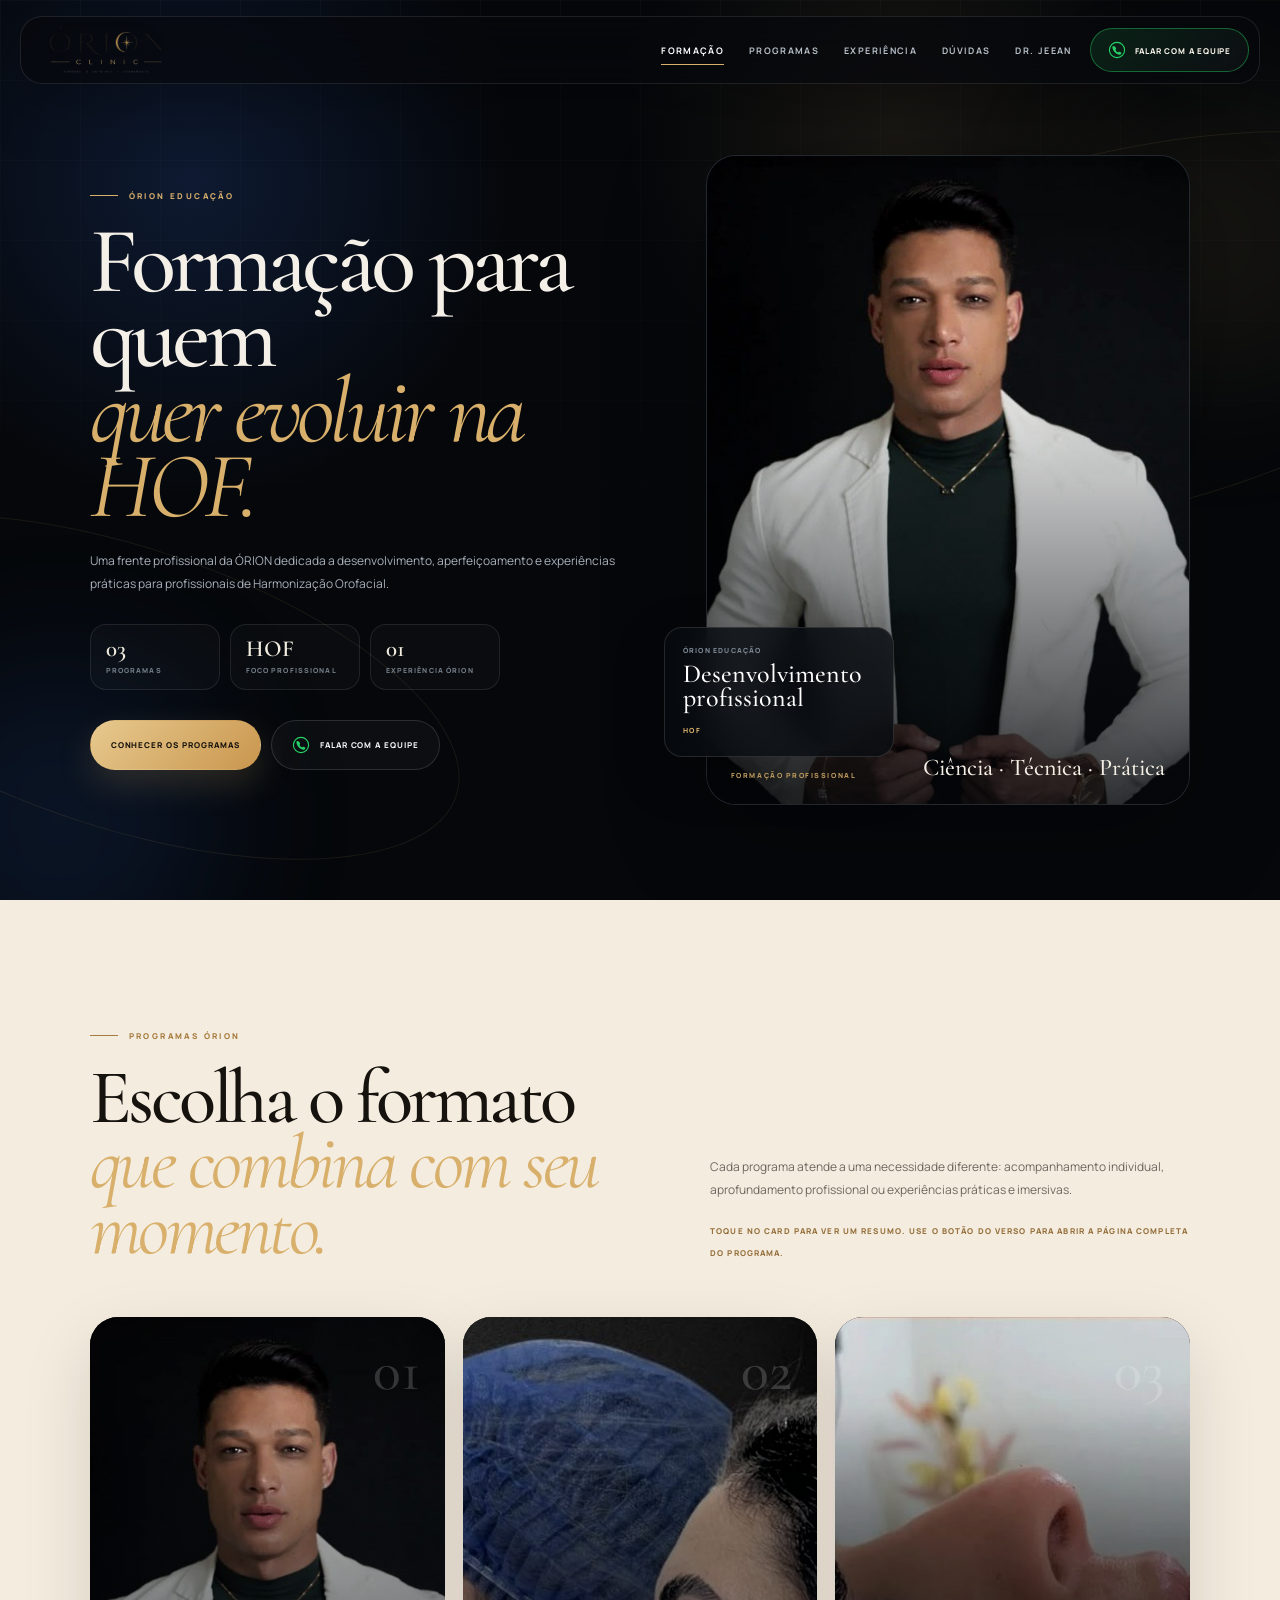
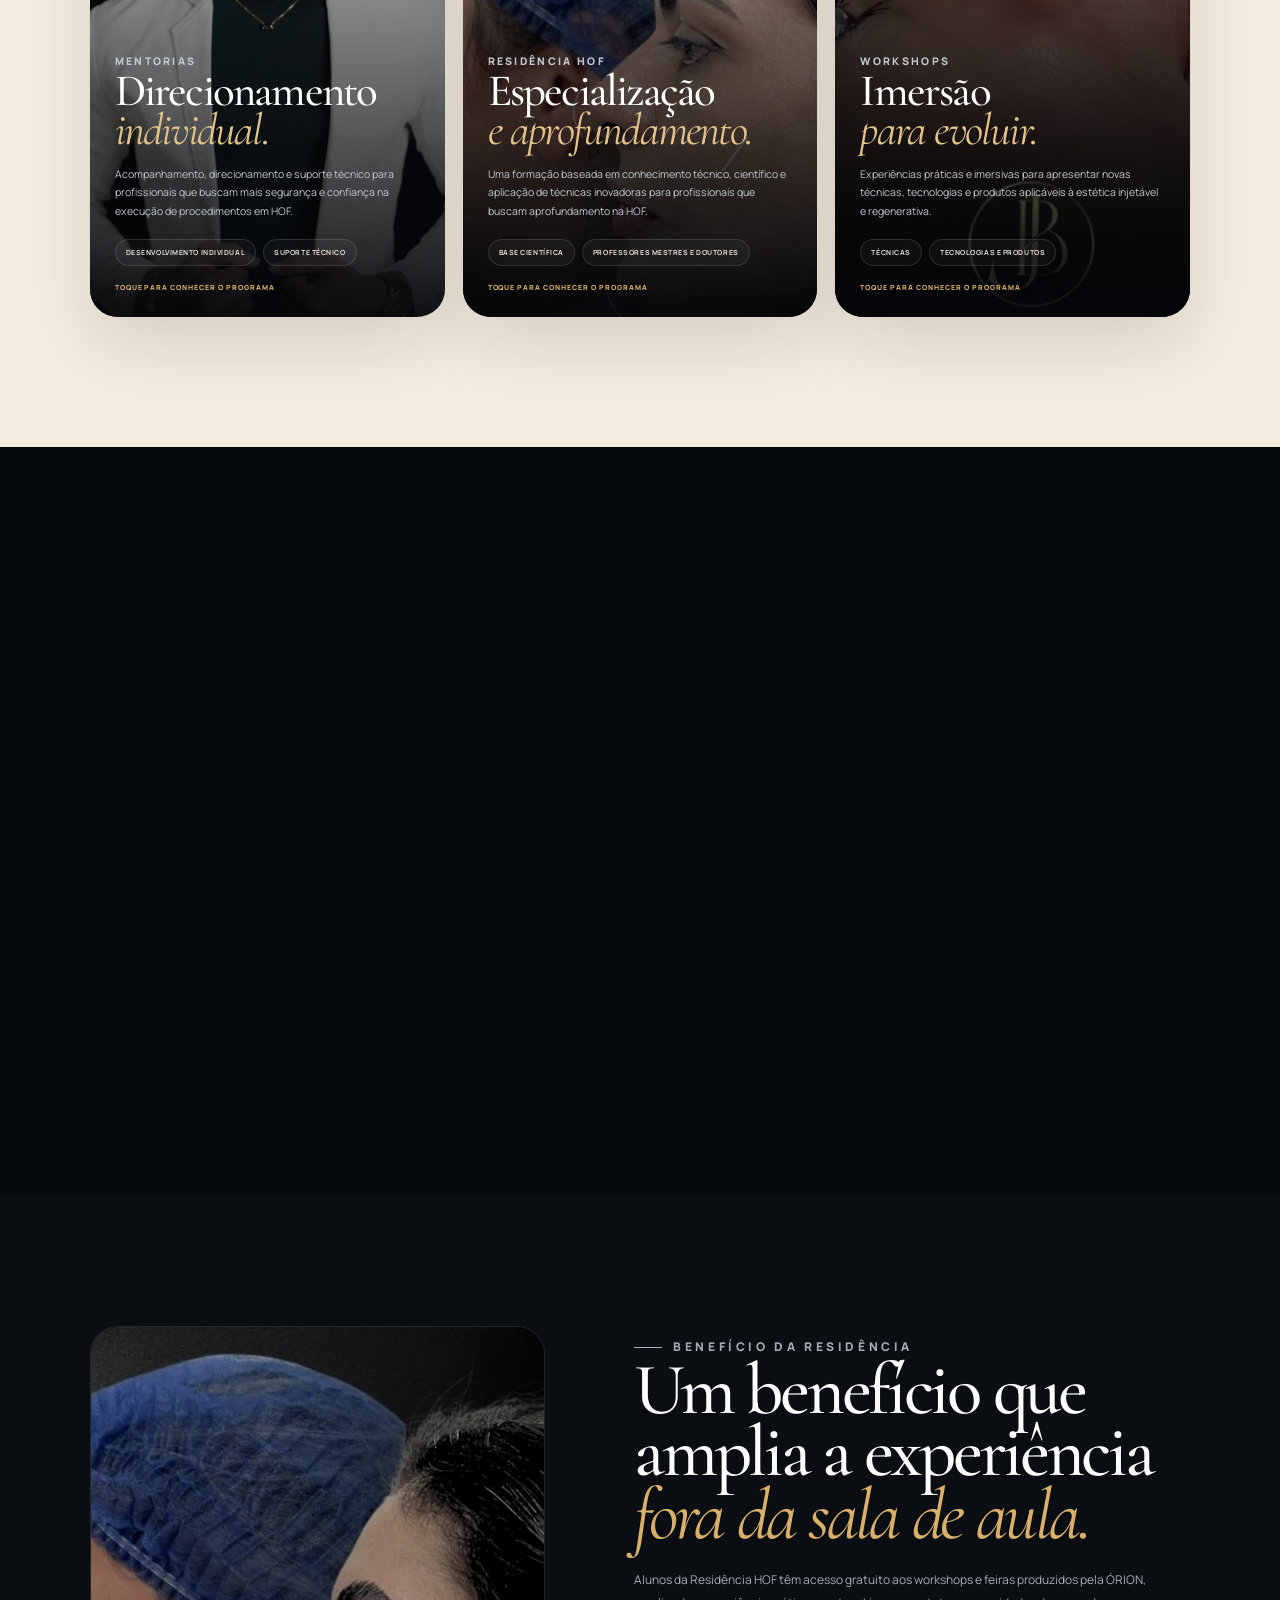
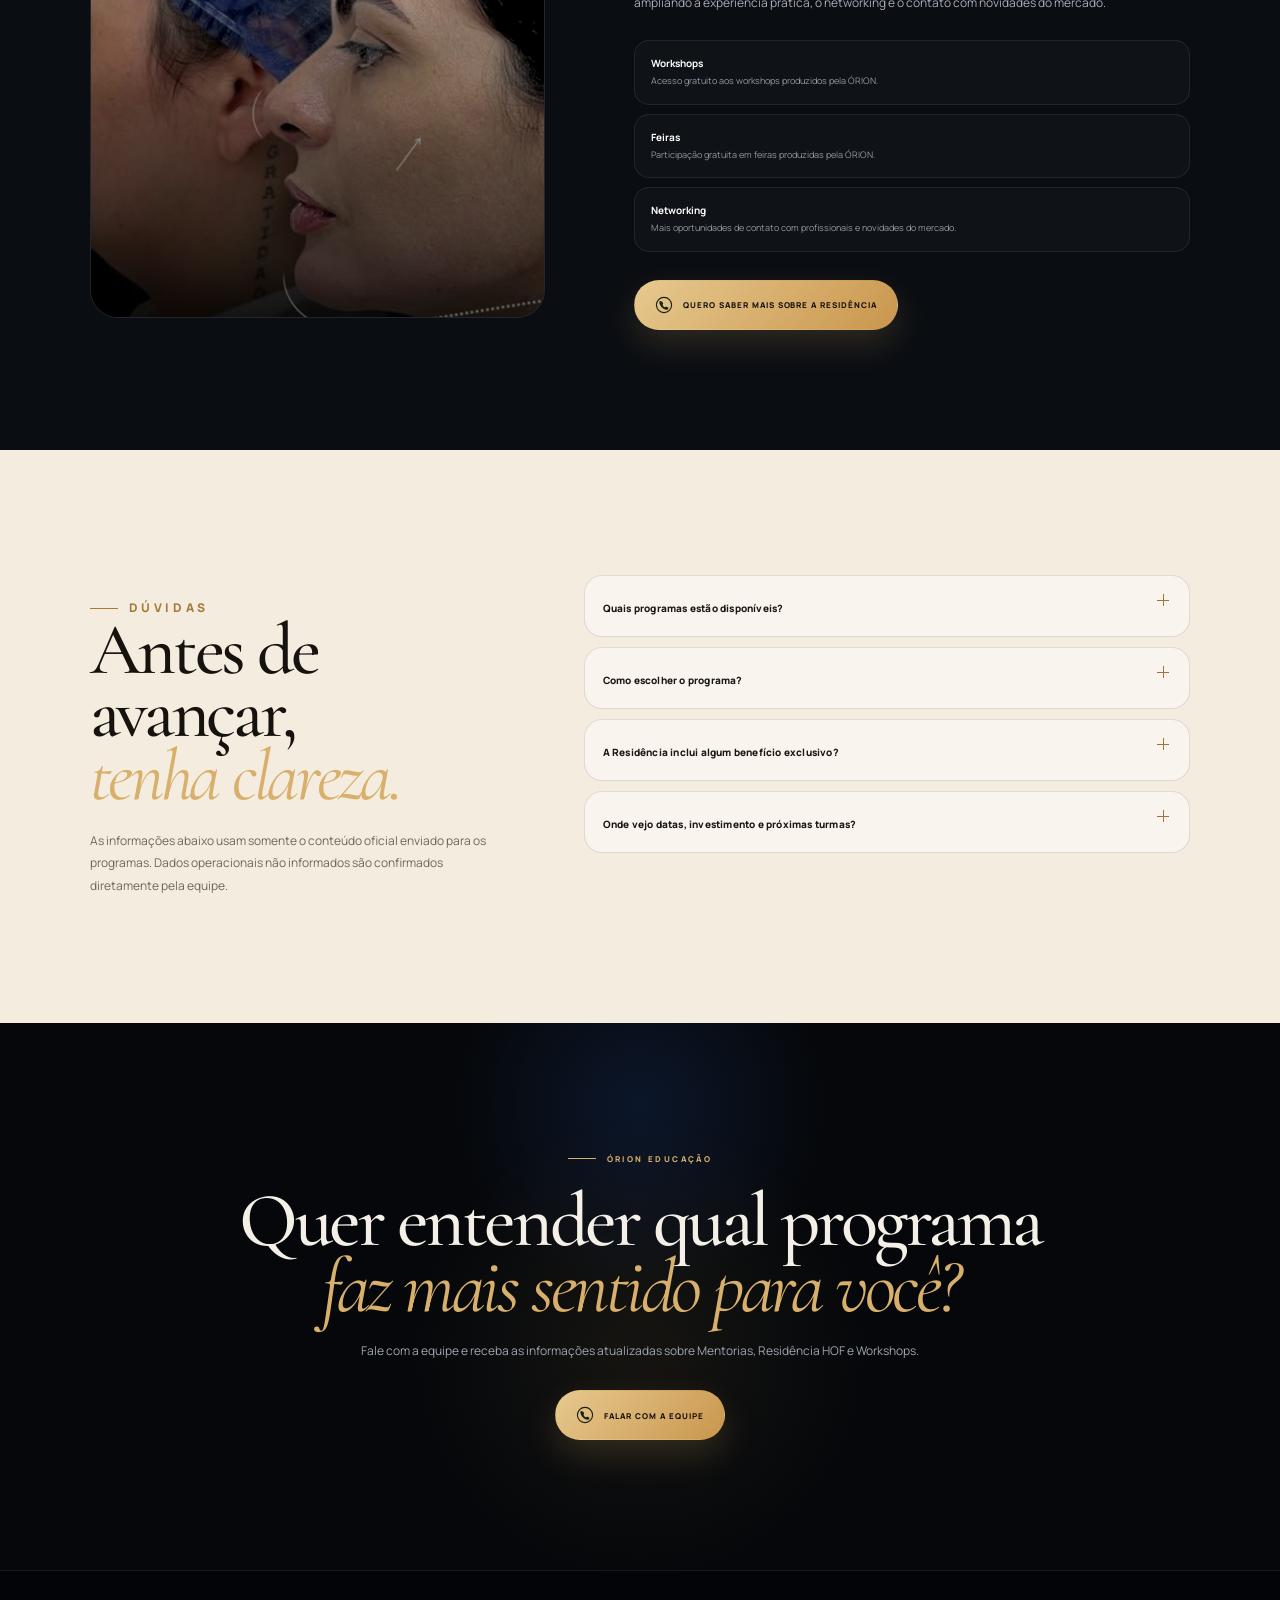
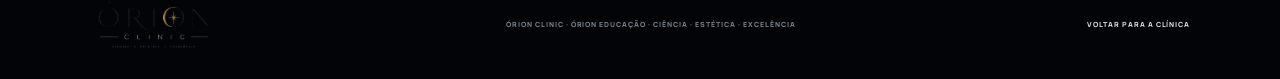
<file: cursos.html>
<!doctype html>
<html lang="pt-BR">
<head>
  <meta charset="utf-8">
  <meta name="viewport" content="width=device-width, initial-scale=1">
  <meta name="description" content="ÓRION EDUCAÇÃO — Mentorias, Residência HOF e Workshops para profissionais de Harmonização Orofacial.">
  <title>ÓRION EDUCAÇÃO — Formação Profissional</title>
  <link rel="preconnect" href="https://fonts.googleapis.com">
  <link rel="preconnect" href="https://fonts.gstatic.com" crossorigin>
  <link href="https://fonts.googleapis.com/css2?family=Cormorant+Garamond:wght@400;500;600;700&family=Manrope:wght@300;400;500;600;700;800&display=swap" rel="stylesheet">
  <link rel="stylesheet" href="css/style.css">
  <link rel="stylesheet" href="css/cursos.css">
</head>
<body class="education-page">
  <header class="education-header">
    <a class="education-brand" href="index.html" aria-label="Voltar para a ÓRION CLINIC">
      <img src="assets/logo/orion-logo-transparent.png" alt="ÓRION CLINIC">
    </a>
    <nav class="education-nav" id="educationNav" aria-label="Navegação da formação">
      <a class="active" href="#topo">Formação</a>
      <a href="#programas">Programas</a>
      <a href="#como-funciona">Experiência</a>
      <a href="#duvidas">Dúvidas</a>
      <a href="index.html#especialista">Dr. Jeean</a>
    </nav>
    <a class="education-cta" href="https://wa.me/5531984200339?text=Ol%C3%A1!%20Gostaria%20de%20conhecer%20os%20programas%20da%20%C3%93rion%20Educa%C3%A7%C3%A3o." target="_blank" rel="noopener">
      <svg viewBox="0 0 32 32" aria-hidden="true"><circle cx="16" cy="16" r="13.5" fill="none" stroke="currentColor" stroke-width="2"/><path d="M11.5 9.8c.5-.3 1.1-.1 1.4.4l1.5 3.1c.2.4.1.9-.2 1.2l-1.1 1c1 2.2 2.7 3.9 4.9 4.9l1-1.1c.3-.3.8-.4 1.2-.2l3.1 1.5c.5.3.7.9.4 1.4l-.6 1.2c-.4.8-1.2 1.2-2.1 1.1-7-.8-12.4-6.2-13.2-13.2-.1-.9.3-1.7 1.1-2.1z" fill="currentColor"/></svg>
      Falar com a equipe
    </a>
    <button class="education-menu" id="educationMenu" type="button" aria-expanded="false" aria-controls="educationNav" aria-label="Abrir menu"><span></span><span></span></button>
  </header>

  <main id="topo">
    <section class="education-hero">
      <div class="hero-light hero-light-one"></div>
      <div class="hero-light hero-light-two"></div>
      <div class="hero-orbit hero-orbit-one"></div>
      <div class="hero-orbit hero-orbit-two"></div>
      <div class="education-hero-copy reveal-edu">
        <p class="education-kicker"><span></span> ÓRION EDUCAÇÃO</p>
        <h1>Formação para quem<br><em>quer evoluir na HOF.</em></h1>
        <p class="education-lead">Uma frente profissional da ÓRION dedicada a desenvolvimento, aperfeiçoamento e experiências práticas para profissionais de Harmonização Orofacial.</p>
        <div class="education-proof-row">
          <div><strong>03</strong><span>programas</span></div>
          <div><strong>HOF</strong><span>foco profissional</span></div>
          <div><strong>01</strong><span>experiência ÓRION</span></div>
        </div>
        <div class="education-hero-actions">
          <a class="edu-button primary" href="#programas">Conhecer os programas</a>
          <a class="edu-button ghost whatsapp-btn" href="https://wa.me/5531984200339?text=Ol%C3%A1!%20Gostaria%20de%20receber%20as%20informa%C3%A7%C3%B5es%20dos%20programas%20da%20%C3%93rion%20Educa%C3%A7%C3%A3o." target="_blank" rel="noopener">
            <svg viewBox="0 0 32 32" aria-hidden="true"><circle cx="16" cy="16" r="13.5" fill="none" stroke="currentColor" stroke-width="2"/><path d="M11.5 9.8c.5-.3 1.1-.1 1.4.4l1.5 3.1c.2.4.1.9-.2 1.2l-1.1 1c1 2.2 2.7 3.9 4.9 4.9l1-1.1c.3-.3.8-.4 1.2-.2l3.1 1.5c.5.3.7.9.4 1.4l-.6 1.2c-.4.8-1.2 1.2-2.1 1.1-7-.8-12.4-6.2-13.2-13.2-.1-.9.3-1.7 1.1-2.1z" fill="currentColor"/></svg>
            Falar com a equipe
          </a>
        </div>
      </div>
      <div class="education-hero-visual reveal-edu">
        <div class="hero-frame">
          <img src="assets/images/image-06.jpeg" alt="Dr. Jeean Bernardes em contexto profissional" loading="eager">
          <div class="hero-frame-shade"></div>
          <div class="hero-frame-caption"><span>FORMAÇÃO PROFISSIONAL</span><strong>Ciência · Técnica · Prática</strong></div>
        </div>
        <div class="hero-floating-note"><small>ÓRION EDUCAÇÃO</small><strong>Desenvolvimento<br>profissional</strong><span>HOF</span></div>
      </div>
    </section>

    <!-- =========================================================
         PROGRAMAS — CARDS INTERATIVOS
         Cada card vira em 3D. O botão do verso abre a página
         completa do programa correspondente.
         ========================================================= -->
    <section class="programs" id="programas">
      <div class="programs-head reveal-edu">
        <div>
          <p class="education-kicker dark"><span></span> PROGRAMAS ÓRION</p>
          <h2>Escolha o formato<br><em>que combina com seu momento.</em></h2>
        </div>
        <div class="programs-head-copy">
          <p>Cada programa atende a uma necessidade diferente: acompanhamento individual, aprofundamento profissional ou experiências práticas e imersivas.</p>
          <span>Toque no card para ver um resumo. Use o botão do verso para abrir a página completa do programa.</span>
        </div>
      </div>

      <div class="program-grid">
        <article class="program-card program-mentoria reveal-edu" data-flip-card tabindex="0" role="group" aria-label="Card interativo das Mentorias">
          <div class="program-flip-inner">
            <div class="program-face program-front">
              <div class="program-card-image-wrap"><img class="program-card-image" src="assets/images/image-06.jpeg" alt="Mentorias com Dr. Jeean Bernardes" loading="lazy"><div class="program-image-overlay"></div></div>
              <div class="program-card-number">01</div>
              <div class="program-card-body">
                <p class="program-type">MENTORIAS</p>
                <h3>Direcionamento<br><em>individual.</em></h3>
                <p>Acompanhamento, direcionamento e suporte técnico para profissionais que buscam mais segurança e confiança na execução de procedimentos em HOF.</p>
                <div class="program-tags"><span>Desenvolvimento individual</span><span>Suporte técnico</span></div>
                <div class="flip-hint">Toque para conhecer o programa</div>
              </div>
            </div>
            <div class="program-face program-back">
              <div class="program-card-number">01</div>
              <p class="program-type">MENTORIAS</p>
              <h3>O que são<br><em>as Mentorias?</em></h3>
              <p>Uma experiência de desenvolvimento individual, com orientação prática e técnica para aprimorar resultados, condutas e tomada de decisão durante os procedimentos.</p>
              <div class="back-grid"><div><strong>FOCO</strong><span>Desenvolvimento individual</span></div><div><strong>INCLUI</strong><span>Acompanhamento e direcionamento</span></div><div><strong>OBJETIVO</strong><span>Mais segurança e confiança</span></div></div>
              <div class="program-detail-context">Veja a proposta, para quem é e como funciona na página completa.</div>
              <a class="program-detail-btn" href="mentorias.html" aria-label="Abrir página completa da Mentoria">Conhecer a Mentoria completa</a>
            </div>
          </div>
        </article>

        <article class="program-card program-residencia reveal-edu" data-flip-card tabindex="0" role="group" aria-label="Card interativo da Residência HOF">
          <div class="program-flip-inner">
            <div class="program-face program-front">
              <div class="program-card-image-wrap"><img class="program-card-image" src="assets/images/image-05.jpeg" alt="Residência HOF" loading="lazy"><div class="program-image-overlay"></div></div>
              <div class="program-card-number">02</div>
              <div class="program-card-body">
                <p class="program-type">RESIDÊNCIA HOF</p>
                <h3>Especialização<br><em>e aprofundamento.</em></h3>
                <p>Uma formação baseada em conhecimento técnico, científico e aplicação de técnicas inovadoras para profissionais que buscam aprofundamento na HOF.</p>
                <div class="program-tags"><span>Base científica</span><span>Professores mestres e doutores</span></div>
                <div class="flip-hint">Toque para conhecer o programa</div>
              </div>
            </div>
            <div class="program-face program-back">
              <div class="program-card-number">02</div>
              <p class="program-type">RESIDÊNCIA HOF</p>
              <h3>Uma formação<br><em>mais profunda.</em></h3>
              <p>Professores mestres e doutores, reconhecimento nacional e internacional e contato com tendências da estética injetável e regenerativa.</p>
              <div class="back-grid"><div><strong>FOCO</strong><span>Especialização e aperfeiçoamento</span></div><div><strong>CONTEÚDO</strong><span>Técnicas inovadoras</span></div><div><strong>BENEFÍCIO</strong><span>Workshops e feiras ÓRION</span></div></div>
              <div class="program-detail-context">Veja a proposta completa, a experiência e o benefício exclusivo da Residência.</div>
              <a class="program-detail-btn" href="residencia-hof.html" aria-label="Abrir página completa da Residência HOF">Conhecer a Residência completa</a>
            </div>
          </div>
        </article>

        <article class="program-card program-workshop reveal-edu" data-flip-card tabindex="0" role="group" aria-label="Card interativo dos Workshops">
          <div class="program-flip-inner">
            <div class="program-face program-front">
              <div class="program-card-image-wrap"><img class="program-card-image" src="assets/images/image-03.jpeg" alt="Workshop de estética injetável e regenerativa" loading="lazy"><div class="program-image-overlay"></div></div>
              <div class="program-card-number">03</div>
              <div class="program-card-body">
                <p class="program-type">WORKSHOPS</p>
                <h3>Imersão<br><em>para evoluir.</em></h3>
                <p>Experiências práticas e imersivas para apresentar novas técnicas, tecnologias e produtos aplicáveis à estética injetável e regenerativa.</p>
                <div class="program-tags"><span>Técnicas</span><span>Tecnologias e produtos</span></div>
                <div class="flip-hint">Toque para conhecer o programa</div>
              </div>
            </div>
            <div class="program-face program-back">
              <div class="program-card-number">03</div>
              <p class="program-type">WORKSHOPS</p>
              <h3>Aprender<br><em>na prática.</em></h3>
              <p>Uma oportunidade para conhecer tendências, aprimorar habilidades e ampliar o repertório profissional com conteúdos aplicáveis à prática clínica.</p>
              <div class="back-grid"><div><strong>FOCO</strong><span>Experiência prática e imersiva</span></div><div><strong>CONTEÚDO</strong><span>Técnicas, tecnologias e produtos</span></div><div><strong>OBJETIVO</strong><span>Ampliar repertório profissional</span></div></div>
              <div class="program-detail-context">Veja o formato, a proposta prática e o foco dos Workshops na página completa.</div>
              <a class="program-detail-btn" href="workshops.html" aria-label="Abrir página completa dos Workshops">Conhecer os Workshops completos</a>
            </div>
          </div>
        </article>
      </div>
    </section>

    <!-- =========================================================
         COMO FUNCIONA — VISÃO GERAL DA EXPERIÊNCIA ÓRION
         ========================================================= -->
    <section class="how-section" id="como-funciona">
      <div class="how-head reveal-edu">
        <p class="education-kicker dark"><span></span> EXPERIÊNCIA ÓRION</p>
        <h2>Mais do que um curso.<br><em>Uma experiência de desenvolvimento.</em></h2>
        <p>A proposta educacional apresentada pela ÓRION conecta acompanhamento, ciência, prática e atualização profissional. O formato muda de acordo com o programa, mas a ideia central é ampliar segurança, repertório e capacidade de decisão.</p>
      </div>
      <div class="how-grid">
        <article class="how-card reveal-edu"><span>01</span><h3>Conhecimento</h3><p>Conteúdo técnico e científico como base para compreender melhor a prática profissional.</p></article>
        <article class="how-card reveal-edu"><span>02</span><h3>Prática</h3><p>Experiências e orientações pensadas para aproximar o aprendizado da realidade clínica.</p></article>
        <article class="how-card reveal-edu"><span>03</span><h3>Atualização</h3><p>Contato com técnicas, tecnologias, produtos e tendências da estética injetável e regenerativa.</p></article>
        <article class="how-card reveal-edu"><span>04</span><h3>Desenvolvimento</h3><p>Um ambiente voltado ao aperfeiçoamento e à evolução individual do profissional.</p></article>
      </div>
    </section>

    <!-- =========================================================
         BENEFÍCIO EXCLUSIVO DA RESIDÊNCIA HOF
         ========================================================= -->
    <section class="benefit-section">
      <div class="benefit-image reveal-edu"><img src="assets/images/image-05.jpeg" alt="Experiência de formação ÓRION" loading="lazy"><div></div></div>
      <div class="benefit-copy reveal-edu">
        <p class="education-kicker"><span></span> BENEFÍCIO DA RESIDÊNCIA</p>
        <h2>Um benefício que amplia a experiência <em>fora da sala de aula.</em></h2>
        <p>Alunos da Residência HOF têm acesso gratuito aos workshops e feiras produzidos pela ÓRION, ampliando a experiência prática, o networking e o contato com novidades do mercado.</p>
        <div class="benefit-list"><div><strong>Workshops</strong><span>Acesso gratuito aos workshops produzidos pela ÓRION.</span></div><div><strong>Feiras</strong><span>Participação gratuita em feiras produzidas pela ÓRION.</span></div><div><strong>Networking</strong><span>Mais oportunidades de contato com profissionais e novidades do mercado.</span></div></div>
        <a class="edu-button primary whatsapp-btn" href="https://wa.me/5531984200339?text=Ol%C3%A1!%20Gostaria%20de%20receber%20as%20informa%C3%A7%C3%B5es%20da%20Resid%C3%AAncia%20HOF." target="_blank" rel="noopener">
          <svg viewBox="0 0 32 32" aria-hidden="true"><circle cx="16" cy="16" r="13.5" fill="none" stroke="currentColor" stroke-width="2"/><path d="M11.5 9.8c.5-.3 1.1-.1 1.4.4l1.5 3.1c.2.4.1.9-.2 1.2l-1.1 1c1 2.2 2.7 3.9 4.9 4.9l1-1.1c.3-.3.8-.4 1.2-.2l3.1 1.5c.5.3.7.9.4 1.4l-.6 1.2c-.4.8-1.2 1.2-2.1 1.1-7-.8-12.4-6.2-13.2-13.2-.1-.9.3-1.7 1.1-2.1z" fill="currentColor"/></svg>
          Quero saber mais sobre a Residência
        </a>
      </div>
    </section>

    <!-- =========================================================
         FAQ — PERGUNTAS FREQUENTES
         ========================================================= -->
    <section class="faq-section" id="duvidas">
      <div class="faq-head reveal-edu"><p class="education-kicker dark"><span></span> DÚVIDAS</p><h2>Antes de avançar,<br><em>tenha clareza.</em></h2><p>As informações abaixo usam somente o conteúdo oficial enviado para os programas. Dados operacionais não informados são confirmados diretamente pela equipe.</p></div>
      <div class="faq-list reveal-edu">
        <button class="faq-item" type="button"><span>Quais programas estão disponíveis?</span><p>Mentorias, Residência HOF e Workshops.</p></button>
        <button class="faq-item" type="button"><span>Como escolher o programa?</span><p>As Mentorias são voltadas ao acompanhamento individual; a Residência HOF ao aprofundamento e especialização; e os Workshops a experiências práticas e imersivas.</p></button>
        <button class="faq-item" type="button"><span>A Residência inclui algum benefício exclusivo?</span><p>Sim. Alunos da Residência HOF têm acesso gratuito aos workshops e feiras produzidos pela ÓRION.</p></button>
        <button class="faq-item" type="button"><span>Onde vejo datas, investimento e próximas turmas?</span><p>Esses detalhes não estavam no conteúdo-base fornecido. A equipe da ÓRION deve confirmar programação, vagas, investimento e condições atualizadas.</p></button>
      </div>
    </section>

    <section class="education-final-cta">
      <p class="education-kicker"><span></span> ÓRION EDUCAÇÃO</p>
      <h2>Quer entender qual programa<br><em>faz mais sentido para você?</em></h2>
      <p>Fale com a equipe e receba as informações atualizadas sobre Mentorias, Residência HOF e Workshops.</p>
      <a class="edu-button primary whatsapp-btn" href="https://wa.me/5531984200339?text=Ol%C3%A1!%20Quero%20entender%20qual%20programa%20da%20%C3%93rion%20Educa%C3%A7%C3%A3o%20%C3%A9%20mais%20adequado%20para%20mim." target="_blank" rel="noopener">
        <svg viewBox="0 0 32 32" aria-hidden="true"><circle cx="16" cy="16" r="13.5" fill="none" stroke="currentColor" stroke-width="2"/><path d="M11.5 9.8c.5-.3 1.1-.1 1.4.4l1.5 3.1c.2.4.1.9-.2 1.2l-1.1 1c1 2.2 2.7 3.9 4.9 4.9l1-1.1c.3-.3.8-.4 1.2-.2l3.1 1.5c.5.3.7.9.4 1.4l-.6 1.2c-.4.8-1.2 1.2-2.1 1.1-7-.8-12.4-6.2-13.2-13.2-.1-.9.3-1.7 1.1-2.1z" fill="currentColor"/></svg>
        Falar com a equipe
      </a>
    </section>
  </main>

  <footer class="education-footer">
    <a href="index.html"><img src="assets/logo/orion-logo-transparent.png" alt="ÓRION CLINIC"></a>
    <span>ÓRION CLINIC · ÓRION EDUCAÇÃO · CIÊNCIA · ESTÉTICA · EXCELÊNCIA</span>
    <a href="index.html">Voltar para a clínica</a>
  </footer>
  <script src="js/cursos.js"></script>
</body>
</html>
</file>
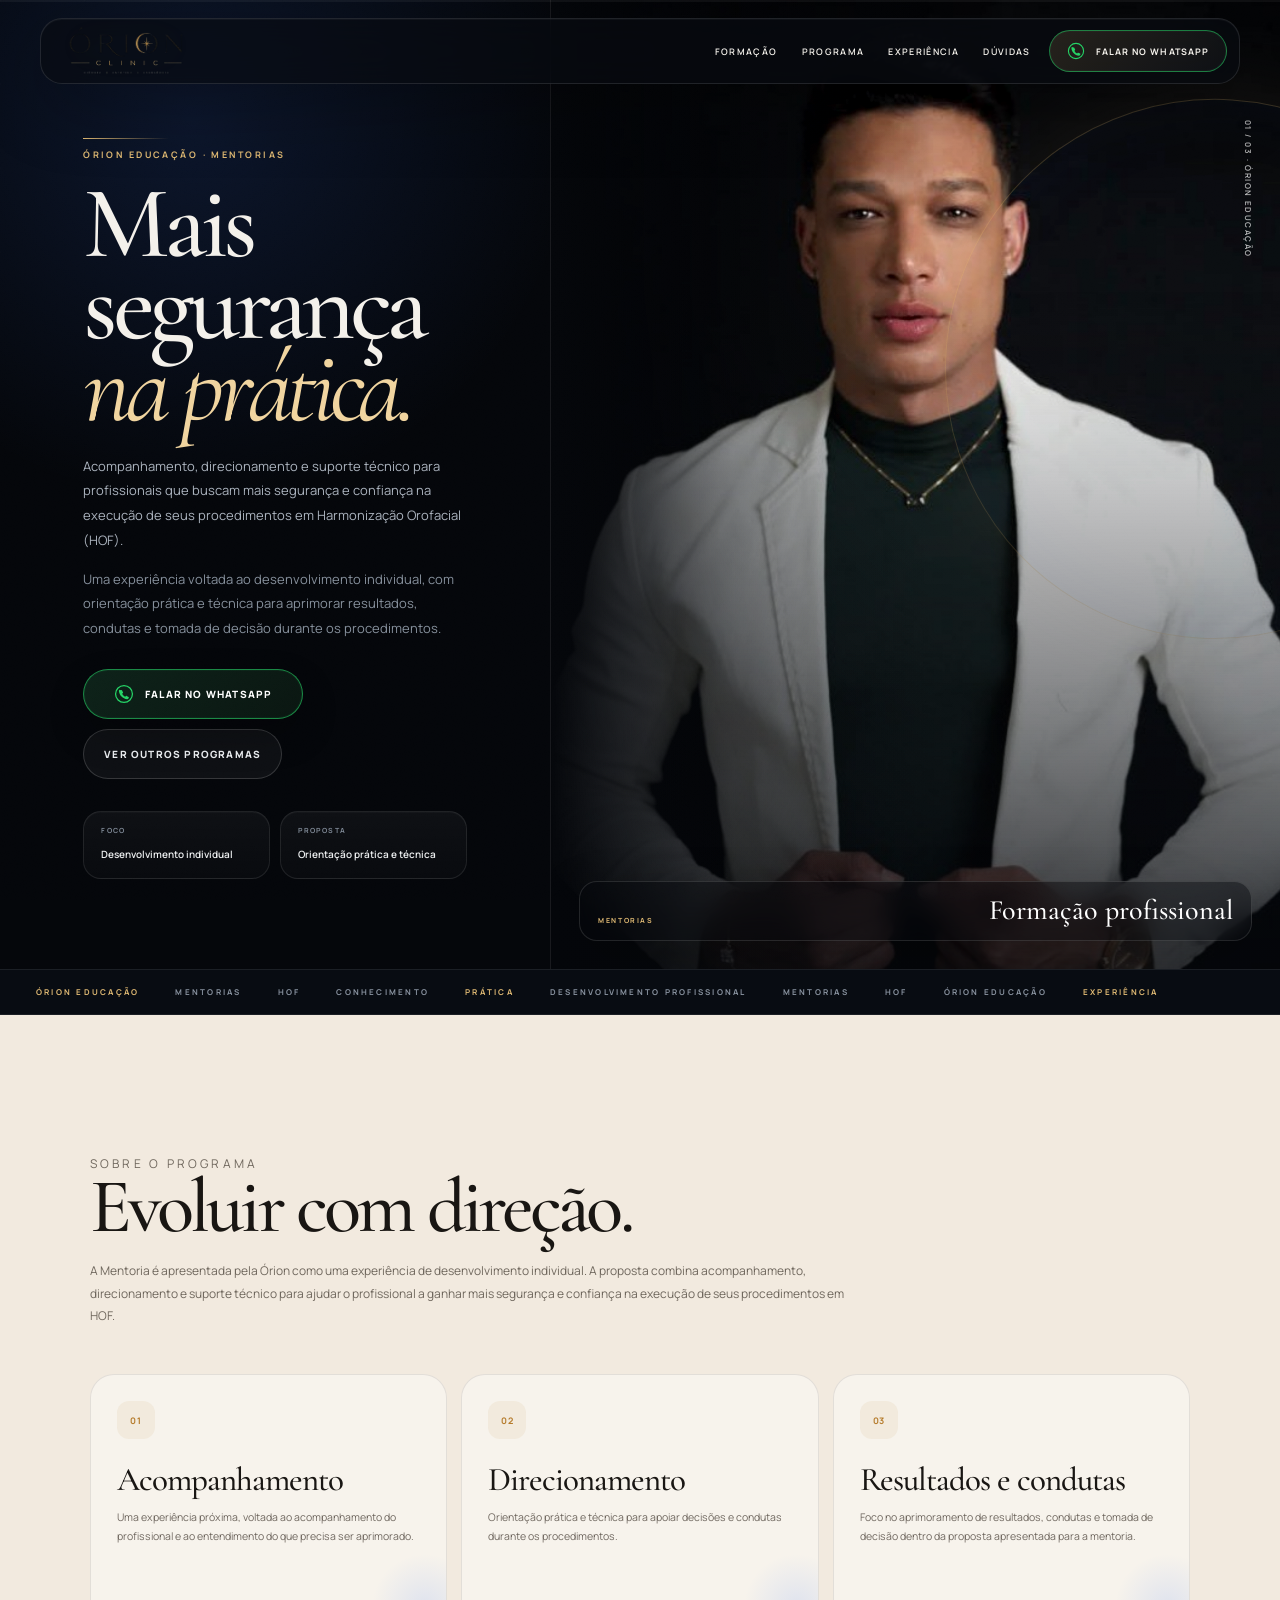
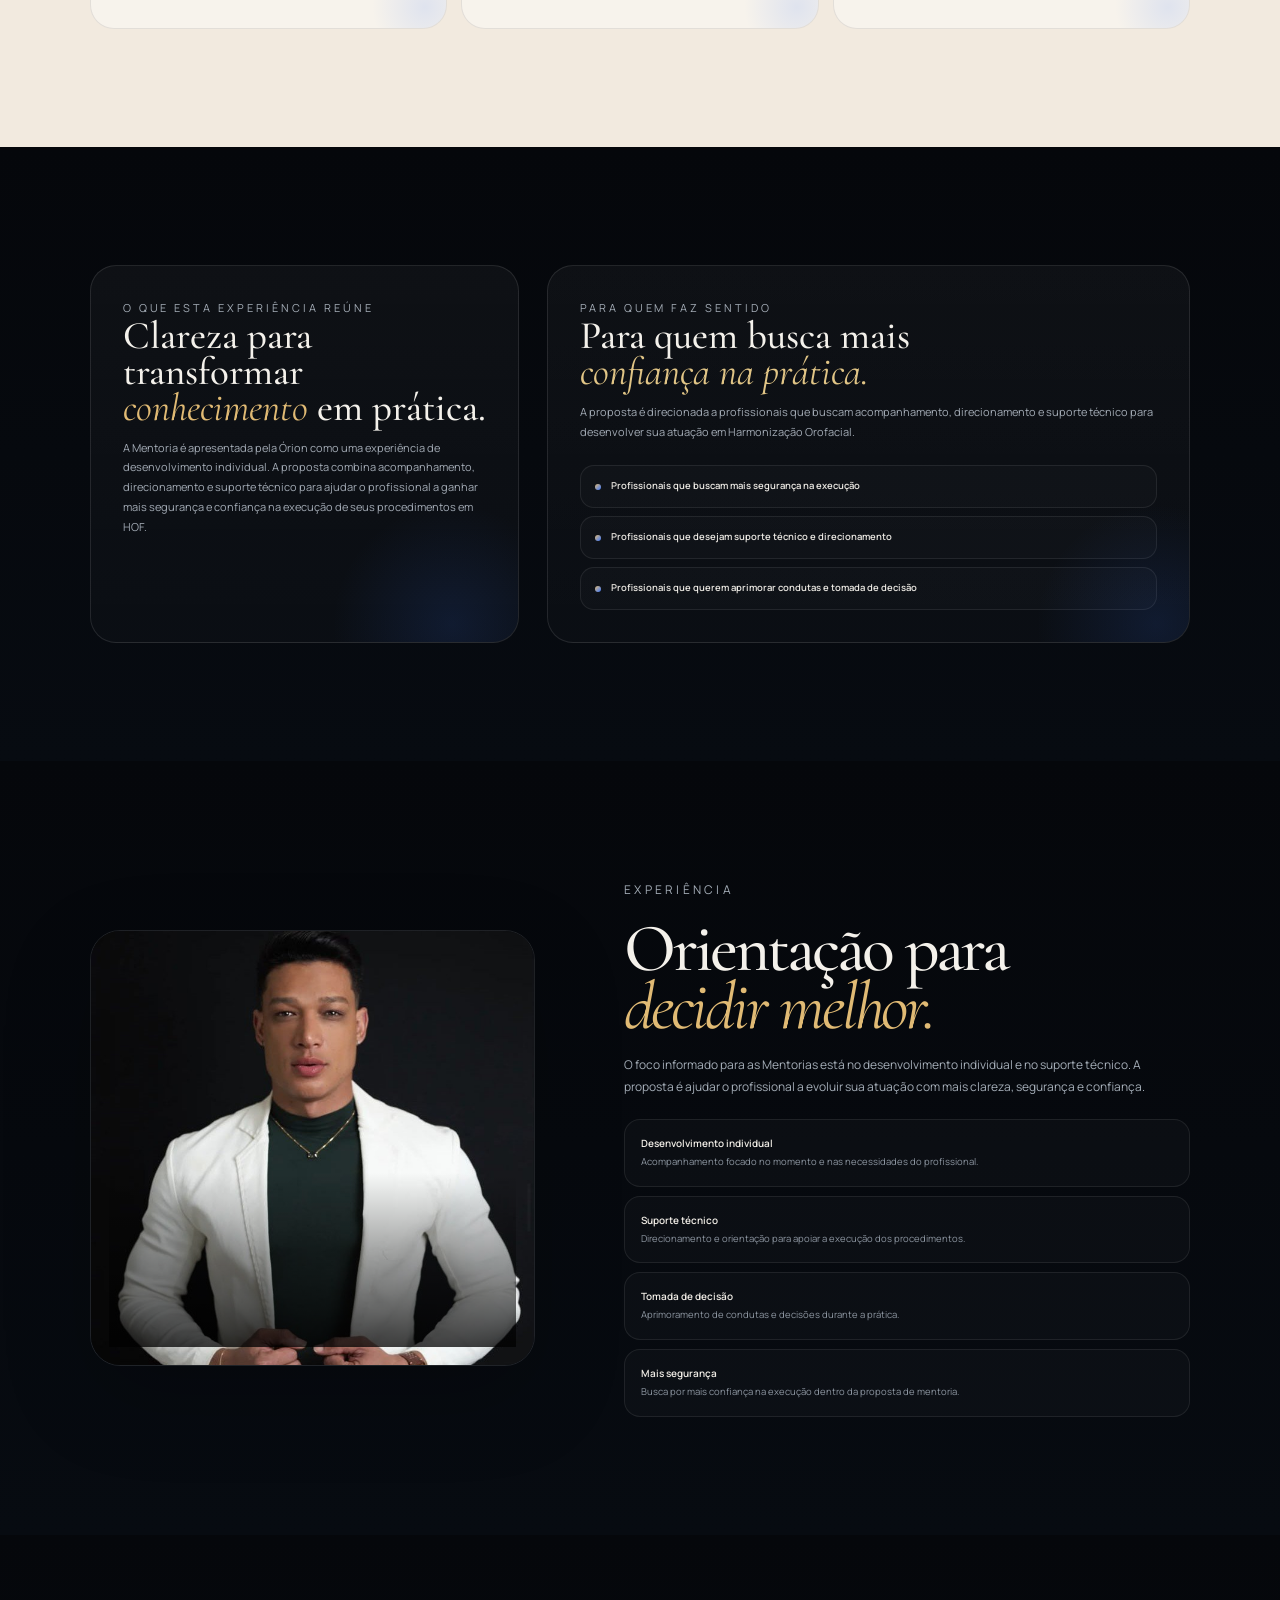
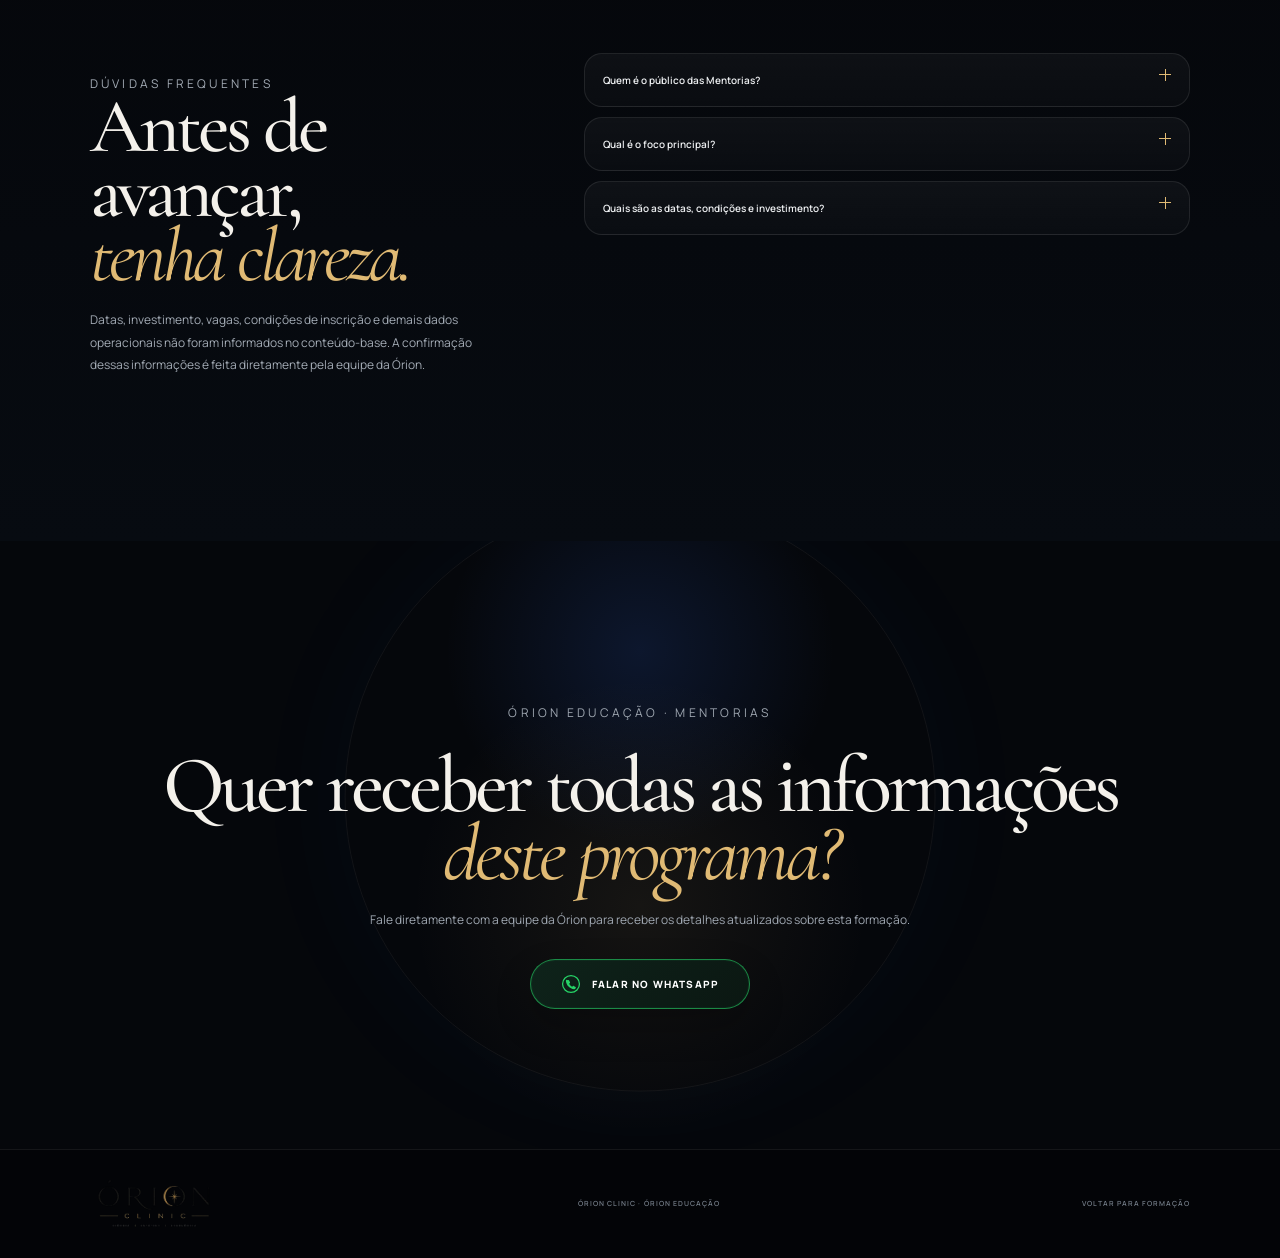
<file: mentorias.html>
<!doctype html>
<html lang="pt-BR">
<head>
<meta charset="utf-8">
<meta name="viewport" content="width=device-width, initial-scale=1">
<meta name="description" content="ÓRION EDUCAÇÃO — MENTORIAS. Formação profissional com Dr. Jeean Bernardes.">
<title>MENTORIAS — ÓRION EDUCAÇÃO</title>
<link rel="stylesheet" href="css/style.css">
<link rel="stylesheet" href="css/curso-interna.css">
</head>
<body class="course-detail-page" data-course="mentorias">
<div class="detail-noise"></div>
<div class="detail-progress"><span id="detailProgressBar"></span></div>
<header class="course-detail-header">
  <a class="course-detail-brand" href="index.html" aria-label="Voltar para a ÓRION CLINIC"><img src="assets/logo/orion-logo-transparent.png" alt="ÓRION CLINIC"></a>
  <nav class="course-detail-nav" id="courseDetailNav">
    <a href="cursos.html">Formação</a><a href="#sobre">Programa</a><a href="#experiencia">Experiência</a><a href="#duvidas">Dúvidas</a>
  </nav>
  <a class="course-detail-wa" href="https://wa.me/5531984200339?text=Ol%C3%A1%21%20Tenho%20interesse%20nas%20Mentorias%20da%20%C3%93rion%20Educa%C3%A7%C3%A3o.%20Gostaria%20de%20receber%20todas%20as%20informa%C3%A7%C3%B5es." target="_blank" rel="noopener"><svg viewBox="0 0 32 32" aria-hidden="true" focusable="false"><circle cx="16" cy="16" r="13.5" fill="none" stroke="currentColor" stroke-width="2"/><path d="M11.5 9.8c.5-.3 1.1-.1 1.4.4l1.5 3.1c.2.4.1.9-.2 1.2l-1.1 1c1 2.2 2.7 3.9 4.9 4.9l1-1.1c.3-.3.8-.4 1.2-.2l3.1 1.5c.5.3.7.9.4 1.4l-.6 1.2c-.4.8-1.2 1.2-2.1 1.1-7-.8-12.4-6.2-13.2-13.2-.1-.9.3-1.7 1.1-2.1z" fill="currentColor"/></svg>FALAR NO WHATSAPP</a>
  <button class="course-detail-menu" id="courseDetailMenu" type="button" aria-expanded="false" aria-controls="courseDetailNav" aria-label="Abrir menu"><span></span><span></span></button>
</header>

<main>
<section class="detail-hero">
  <div class="detail-hero-copy">
    <p class="detail-kicker">ÓRION EDUCAÇÃO · MENTORIAS</p>
    <h1>Mais segurança<br><em>na prática.</em></h1>
    <p class="detail-hero-lead">Acompanhamento, direcionamento e suporte técnico para profissionais que buscam mais segurança e confiança na execução de seus procedimentos em Harmonização Orofacial (HOF).</p>
    <p class="detail-hero-lead" style="margin-top:-14px;max-width:650px;color:#87919d">Uma experiência voltada ao desenvolvimento individual, com orientação prática e técnica para aprimorar resultados, condutas e tomada de decisão durante os procedimentos.</p>
    <div class="detail-hero-actions"><a class="detail-button primary whatsapp-cta" href="https://wa.me/5531984200339?text=Ol%C3%A1%21%20Tenho%20interesse%20nas%20Mentorias%20da%20%C3%93rion%20Educa%C3%A7%C3%A3o.%20Gostaria%20de%20receber%20todas%20as%20informa%C3%A7%C3%B5es." target="_blank" rel="noopener"><svg viewBox="0 0 32 32" aria-hidden="true" focusable="false"><circle cx="16" cy="16" r="13.5" fill="none" stroke="currentColor" stroke-width="2"/><path d="M11.5 9.8c.5-.3 1.1-.1 1.4.4l1.5 3.1c.2.4.1.9-.2 1.2l-1.1 1c1 2.2 2.7 3.9 4.9 4.9l1-1.1c.3-.3.8-.4 1.2-.2l3.1 1.5c.5.3.7.9.4 1.4l-.6 1.2c-.4.8-1.2 1.2-2.1 1.1-7-.8-12.4-6.2-13.2-13.2-.1-.9.3-1.7 1.1-2.1z" fill="currentColor"/></svg>FALAR NO WHATSAPP</a><a class="detail-button ghost" href="cursos.html">VER OUTROS PROGRAMAS</a></div>
    <div class="course-hero-meta"><div class="course-meta-box"><small>FOCO</small><strong>Desenvolvimento individual</strong></div><div class="course-meta-box"><small>PROPOSTA</small><strong>Orientação prática e técnica</strong></div></div>
  </div>
  <div class="detail-hero-media">
    <img src="assets/images/image-06.jpeg" alt="Mentorias Órion Educação" loading="eager">
    <div class="detail-hero-index">01 / 03 · ÓRION EDUCAÇÃO</div>
    <div class="detail-hero-stamp"><span>MENTORIAS</span><strong>Formação profissional</strong></div>
  </div>
</section>

<div class="detail-marquee" aria-hidden="true"><div class="detail-marquee-track"><span class="accent">ÓRION EDUCAÇÃO</span><span>MENTORIAS</span><span>HOF</span><span>CONHECIMENTO</span><span class="accent">PRÁTICA</span><span>DESENVOLVIMENTO PROFISSIONAL</span><span>MENTORIAS</span><span>HOF</span><span>ÓRION EDUCAÇÃO</span><span class="accent">EXPERIÊNCIA</span></div></div>

<section class="detail-section cream" id="sobre">
  <div class="detail-head detail-reveal"><p class="detail-kicker">SOBRE O PROGRAMA</p><h2>Evoluir com direção.</h2><p>A Mentoria é apresentada pela Órion como uma experiência de desenvolvimento individual. A proposta combina acompanhamento, direcionamento e suporte técnico para ajudar o profissional a ganhar mais segurança e confiança na execução de seus procedimentos em HOF.</p></div>
  <div class="detail-feature-grid"><article class="detail-feature detail-reveal"><span class="num">01</span><h3>Acompanhamento</h3><p>Uma experiência próxima, voltada ao acompanhamento do profissional e ao entendimento do que precisa ser aprimorado.</p></article><article class="detail-feature detail-reveal"><span class="num">02</span><h3>Direcionamento</h3><p>Orientação prática e técnica para apoiar decisões e condutas durante os procedimentos.</p></article><article class="detail-feature detail-reveal"><span class="num">03</span><h3>Resultados e condutas</h3><p>Foco no aprimoramento de resultados, condutas e tomada de decisão dentro da proposta apresentada para a mentoria.</p></article></div>
</section>

<section class="detail-section dark">
  <div class="detail-insight">
    <div class="detail-panel detail-reveal"><p class="detail-kicker">O QUE ESTA EXPERIÊNCIA REÚNE</p><h3>Clareza para transformar <em style="font-style:italic;color:var(--gold)">conhecimento</em> em prática.</h3><p>A Mentoria é apresentada pela Órion como uma experiência de desenvolvimento individual. A proposta combina acompanhamento, direcionamento e suporte técnico para ajudar o profissional a ganhar mais segurança e confiança na execução de seus procedimentos em HOF.</p></div>
    <div class="detail-panel detail-reveal"><p class="detail-kicker">PARA QUEM FAZ SENTIDO</p><h3>Para quem busca mais<br><em>confiança na prática.</em></h3><p>A proposta é direcionada a profissionais que buscam acompanhamento, direcionamento e suporte técnico para desenvolver sua atuação em Harmonização Orofacial.</p><ul><li>Profissionais que buscam mais segurança na execução</li><li>Profissionais que desejam suporte técnico e direcionamento</li><li>Profissionais que querem aprimorar condutas e tomada de decisão</li></ul></div>
  </div>
</section>



<section class="detail-section dark" id="experiencia">
  <div class="detail-visual-band">
    <div class="detail-band-image detail-reveal"><img src="assets/images/image-06.jpeg" alt="Experiência MENTORIAS" loading="lazy"></div>
    <div class="detail-band-copy detail-reveal"><p class="detail-kicker">EXPERIÊNCIA</p><h2>Orientação para<br><em>decidir melhor.</em></h2><p>O foco informado para as Mentorias está no desenvolvimento individual e no suporte técnico. A proposta é ajudar o profissional a evoluir sua atuação com mais clareza, segurança e confiança.</p><div class="detail-band-list"><div class="detail-band-list-item"><strong>Desenvolvimento individual</strong><span>Acompanhamento focado no momento e nas necessidades do profissional.</span></div><div class="detail-band-list-item"><strong>Suporte técnico</strong><span>Direcionamento e orientação para apoiar a execução dos procedimentos.</span></div><div class="detail-band-list-item"><strong>Tomada de decisão</strong><span>Aprimoramento de condutas e decisões durante a prática.</span></div><div class="detail-band-list-item"><strong>Mais segurança</strong><span>Busca por mais confiança na execução dentro da proposta de mentoria.</span></div></div></div>
  </div>
</section>

<section class="detail-section dark" id="duvidas">
  <div class="detail-faq"><div class="detail-head detail-reveal"><p class="detail-kicker">DÚVIDAS FREQUENTES</p><h2>Antes de avançar,<br><em>tenha clareza.</em></h2><p>Datas, investimento, vagas, condições de inscrição e demais dados operacionais não foram informados no conteúdo-base. A confirmação dessas informações é feita diretamente pela equipe da Órion.</p></div><div class="detail-faq-list detail-reveal"><button class="detail-faq-item" type="button"><span>Quem é o público das Mentorias?</span><p>Profissionais que buscam acompanhamento, direcionamento e suporte técnico na Harmonização Orofacial.</p></button><button class="detail-faq-item" type="button"><span>Qual é o foco principal?</span><p>Desenvolvimento individual, aprimoramento de resultados, condutas e tomada de decisão.</p></button><button class="detail-faq-item" type="button"><span>Quais são as datas, condições e investimento?</span><p>Esses detalhes operacionais devem ser confirmados diretamente com a equipe da Órion.</p></button></div></div>
</section>

<section class="detail-final"><p class="detail-kicker">ÓRION EDUCAÇÃO · MENTORIAS</p><h2>Quer receber todas as informações<br><em>deste programa?</em></h2><p>Fale diretamente com a equipe da Órion para receber os detalhes atualizados sobre esta formação.</p><a class="detail-button primary whatsapp-cta" href="https://wa.me/5531984200339?text=Ol%C3%A1%21%20Tenho%20interesse%20nas%20Mentorias%20da%20%C3%93rion%20Educa%C3%A7%C3%A3o.%20Gostaria%20de%20receber%20todas%20as%20informa%C3%A7%C3%B5es." target="_blank" rel="noopener"><svg viewBox="0 0 32 32" aria-hidden="true" focusable="false"><circle cx="16" cy="16" r="13.5" fill="none" stroke="currentColor" stroke-width="2"/><path d="M11.5 9.8c.5-.3 1.1-.1 1.4.4l1.5 3.1c.2.4.1.9-.2 1.2l-1.1 1c1 2.2 2.7 3.9 4.9 4.9l1-1.1c.3-.3.8-.4 1.2-.2l3.1 1.5c.5.3.7.9.4 1.4l-.6 1.2c-.4.8-1.2 1.2-2.1 1.1-7-.8-12.4-6.2-13.2-13.2-.1-.9.3-1.7 1.1-2.1z" fill="currentColor"/></svg>FALAR NO WHATSAPP</a></section>
</main>
<footer class="detail-footer"><a href="index.html"><img src="assets/logo/orion-logo-transparent.png" alt="ÓRION CLINIC"></a><span>ÓRION CLINIC · ÓRION EDUCAÇÃO</span><a href="cursos.html">Voltar para formação</a></footer>
<script src="js/curso-interna.js"></script>
</body>
</html>
</file>
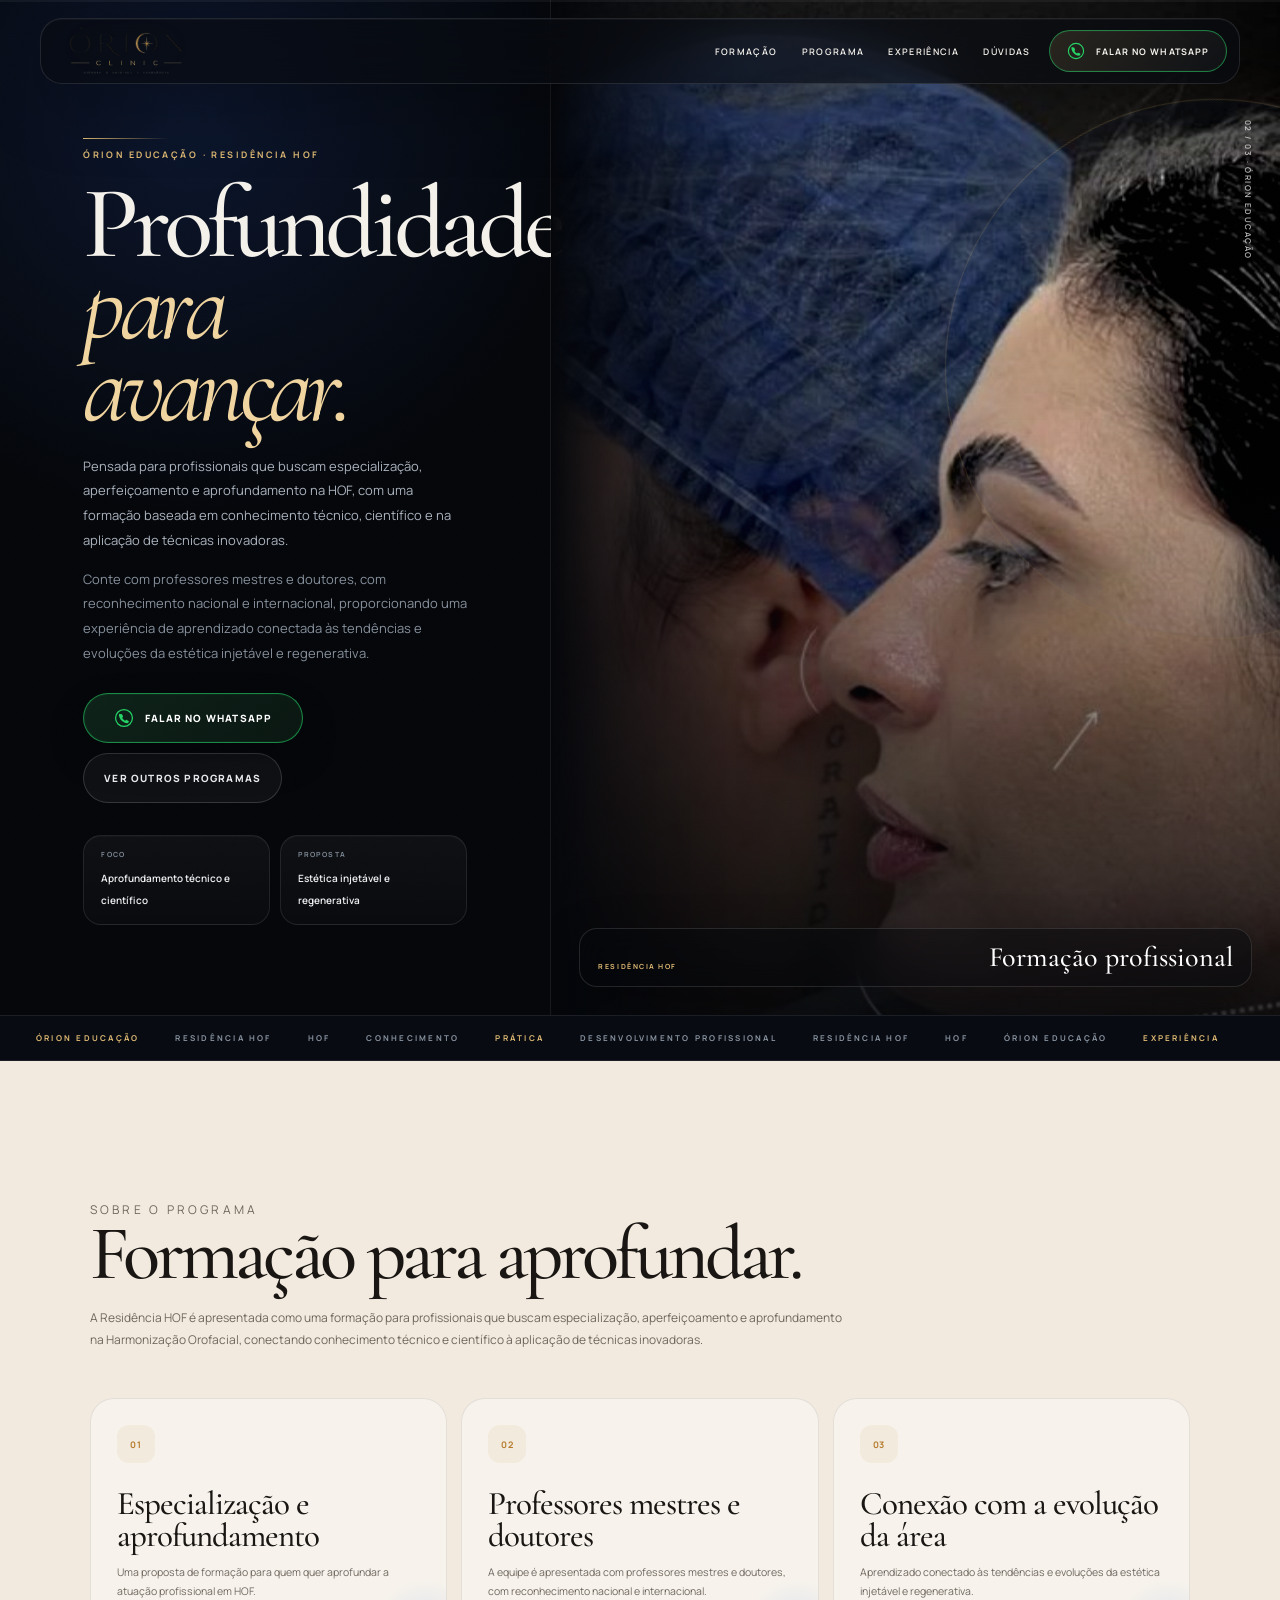
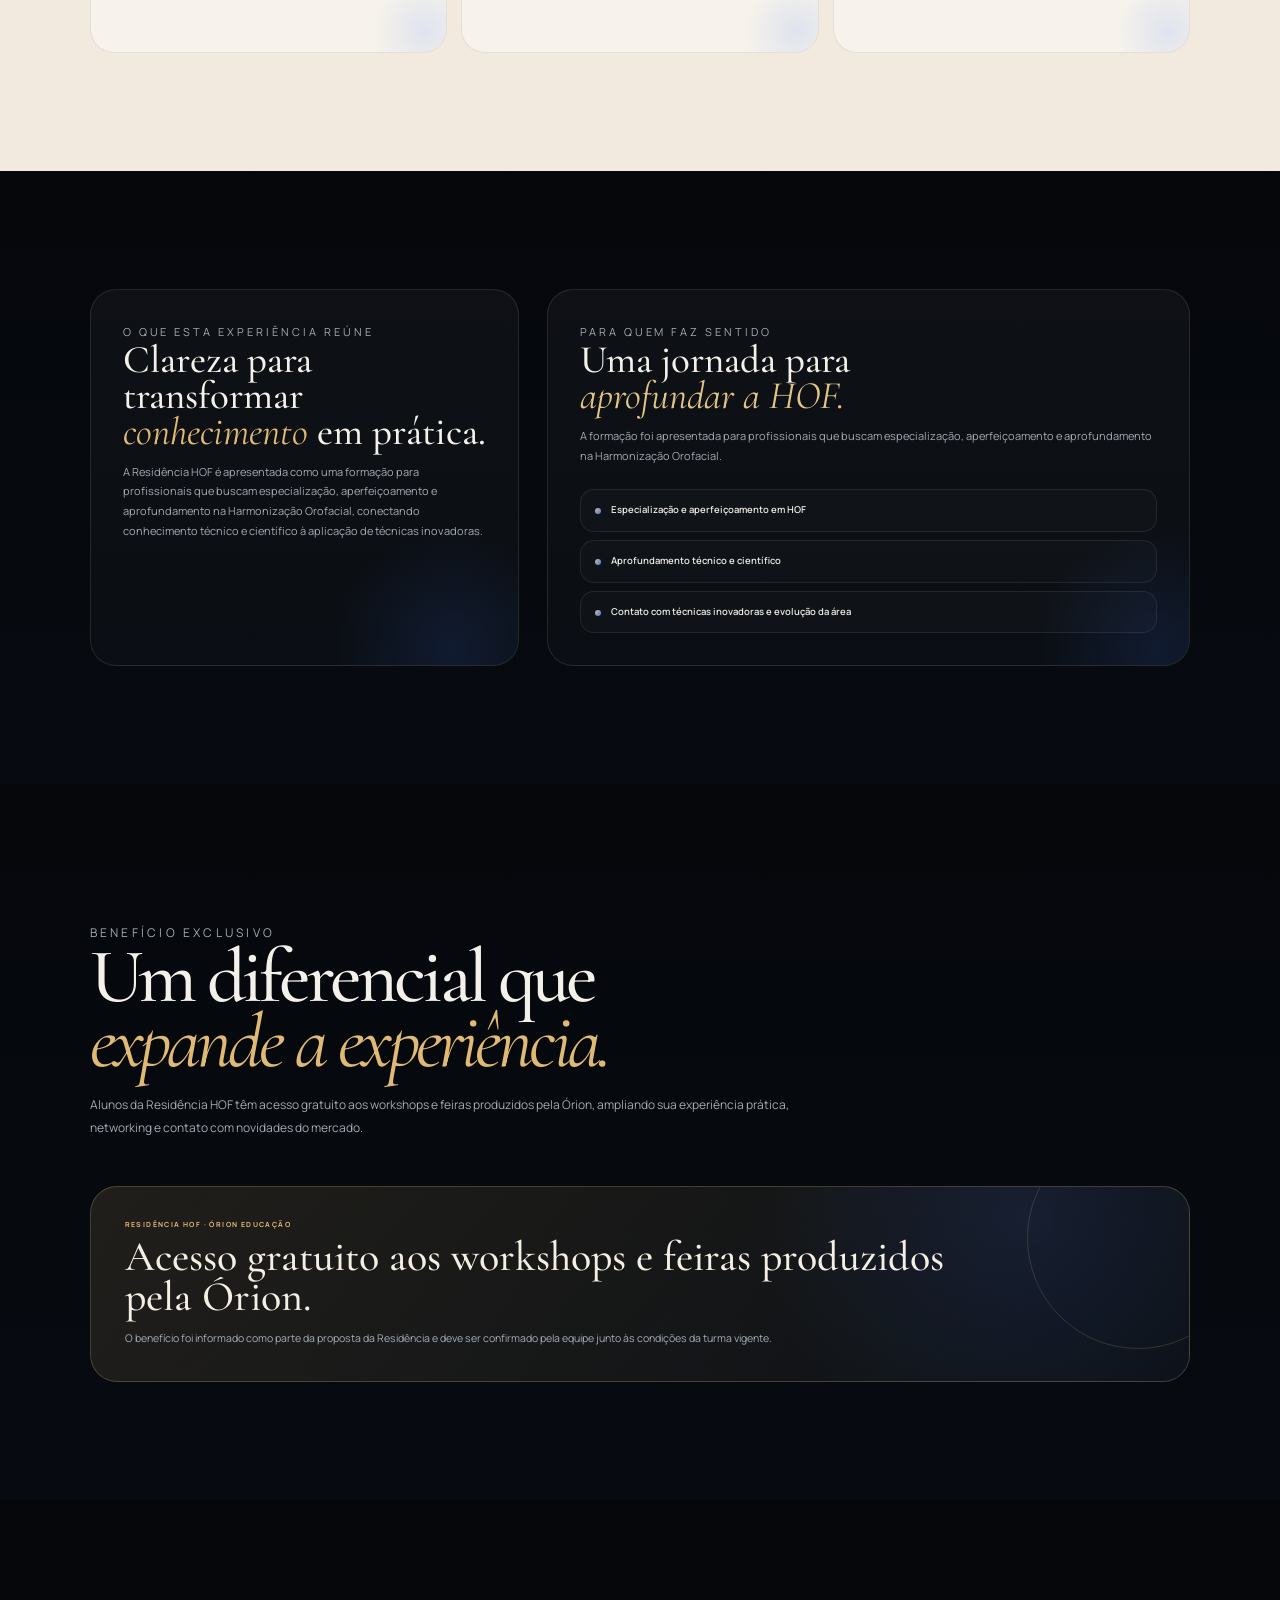
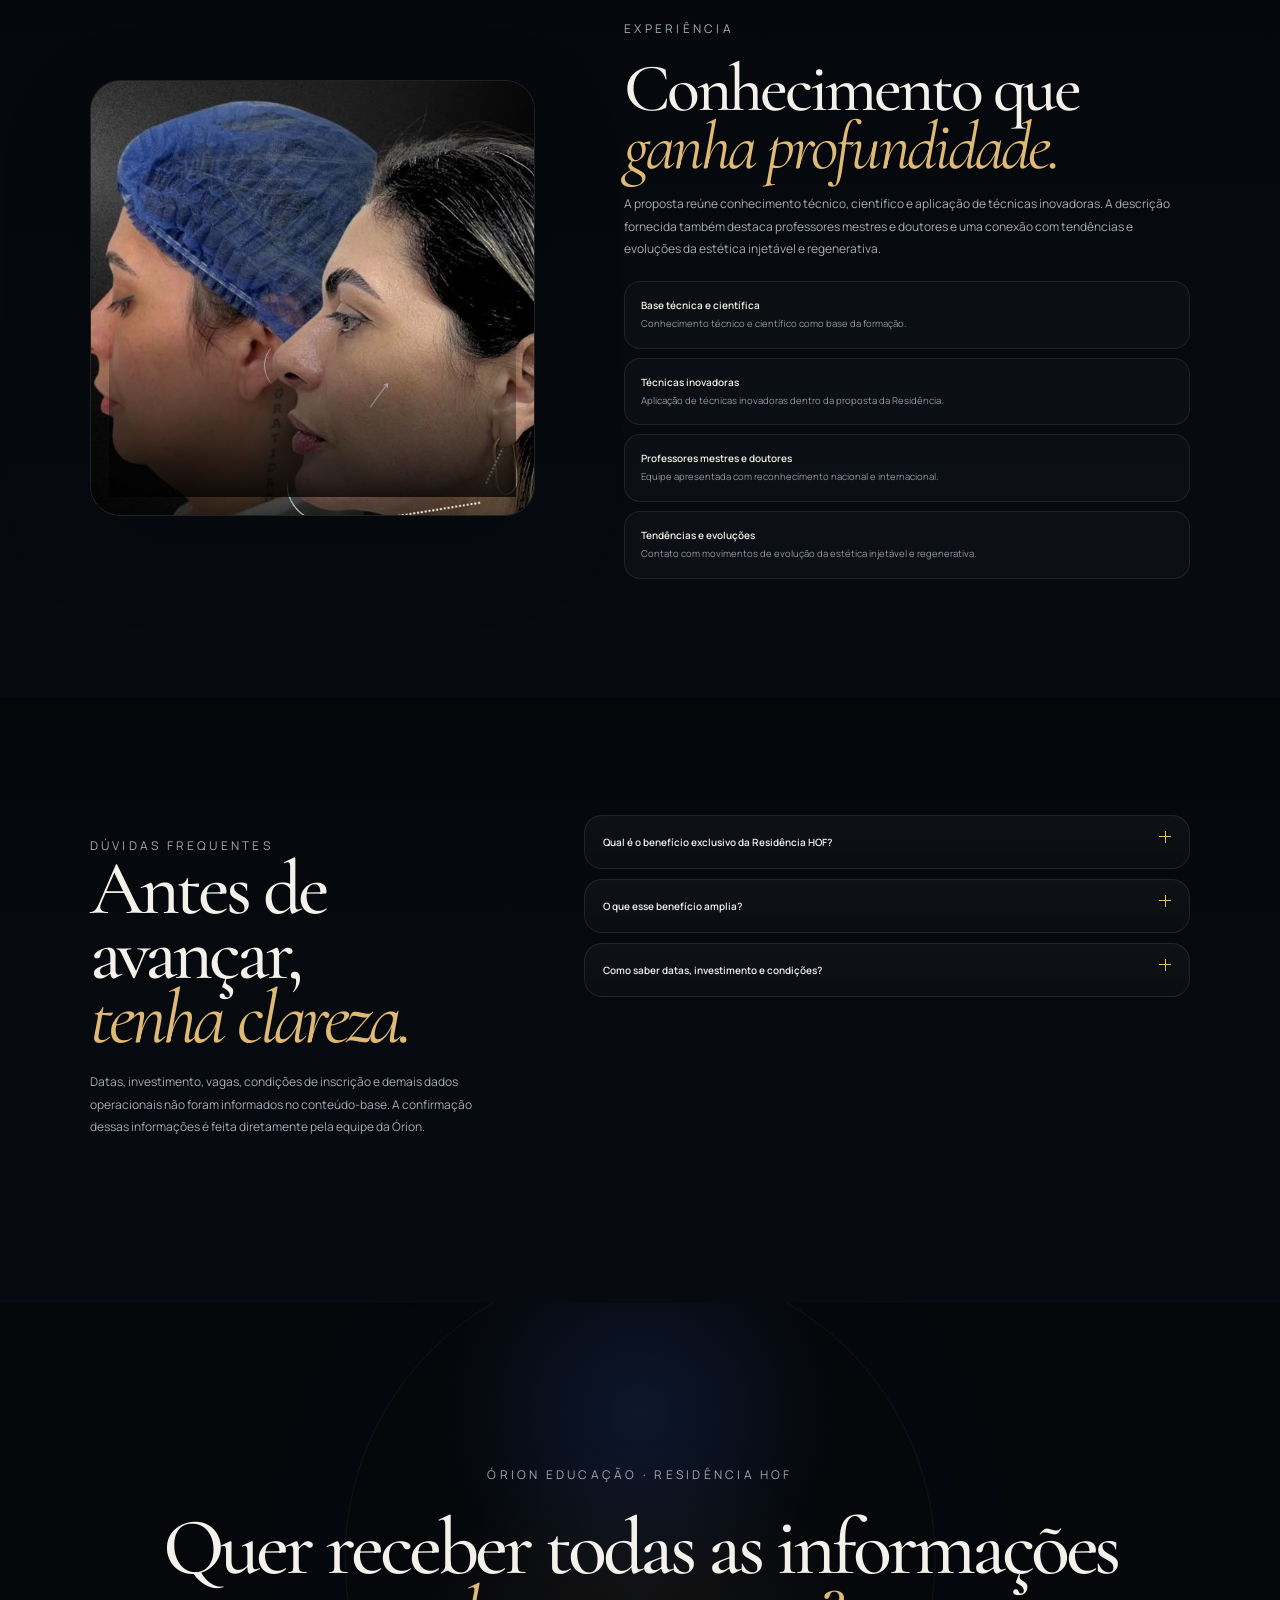
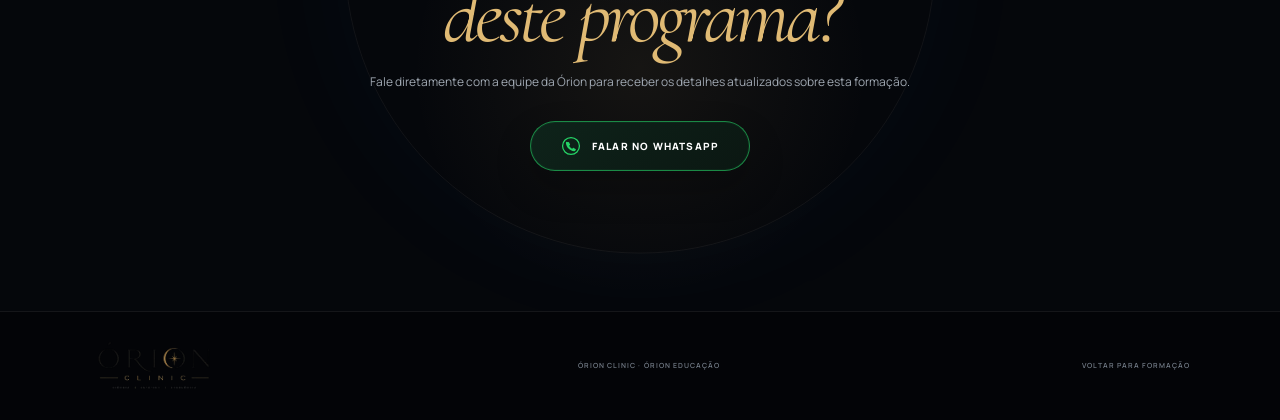
<file: residencia-hof.html>
<!doctype html>
<html lang="pt-BR">
<head>
<meta charset="utf-8">
<meta name="viewport" content="width=device-width, initial-scale=1">
<meta name="description" content="ÓRION EDUCAÇÃO — RESIDÊNCIA HOF. Formação profissional com Dr. Jeean Bernardes.">
<title>RESIDÊNCIA HOF — ÓRION EDUCAÇÃO</title>
<link rel="stylesheet" href="css/style.css">
<link rel="stylesheet" href="css/curso-interna.css">
</head>
<body class="course-detail-page" data-course="residencia-hof">
<div class="detail-noise"></div>
<div class="detail-progress"><span id="detailProgressBar"></span></div>
<header class="course-detail-header">
  <a class="course-detail-brand" href="index.html" aria-label="Voltar para a ÓRION CLINIC"><img src="assets/logo/orion-logo-transparent.png" alt="ÓRION CLINIC"></a>
  <nav class="course-detail-nav" id="courseDetailNav">
    <a href="cursos.html">Formação</a><a href="#sobre">Programa</a><a href="#experiencia">Experiência</a><a href="#duvidas">Dúvidas</a>
  </nav>
  <a class="course-detail-wa" href="https://wa.me/5531984200339?text=Ol%C3%A1%21%20Tenho%20interesse%20na%20Resid%C3%AAncia%20HOF%20da%20%C3%93rion%20Educa%C3%A7%C3%A3o.%20Gostaria%20de%20receber%20todas%20as%20informa%C3%A7%C3%B5es%20sobre%20a%20forma%C3%A7%C3%A3o." target="_blank" rel="noopener"><svg viewBox="0 0 32 32" aria-hidden="true" focusable="false"><circle cx="16" cy="16" r="13.5" fill="none" stroke="currentColor" stroke-width="2"/><path d="M11.5 9.8c.5-.3 1.1-.1 1.4.4l1.5 3.1c.2.4.1.9-.2 1.2l-1.1 1c1 2.2 2.7 3.9 4.9 4.9l1-1.1c.3-.3.8-.4 1.2-.2l3.1 1.5c.5.3.7.9.4 1.4l-.6 1.2c-.4.8-1.2 1.2-2.1 1.1-7-.8-12.4-6.2-13.2-13.2-.1-.9.3-1.7 1.1-2.1z" fill="currentColor"/></svg>FALAR NO WHATSAPP</a>
  <button class="course-detail-menu" id="courseDetailMenu" type="button" aria-expanded="false" aria-controls="courseDetailNav" aria-label="Abrir menu"><span></span><span></span></button>
</header>

<main>
<section class="detail-hero">
  <div class="detail-hero-copy">
    <p class="detail-kicker">ÓRION EDUCAÇÃO · RESIDÊNCIA HOF</p>
    <h1>Profundidade<br><em>para avançar.</em></h1>
    <p class="detail-hero-lead">Pensada para profissionais que buscam especialização, aperfeiçoamento e aprofundamento na HOF, com uma formação baseada em conhecimento técnico, científico e na aplicação de técnicas inovadoras.</p>
    <p class="detail-hero-lead" style="margin-top:-14px;max-width:650px;color:#87919d">Conte com professores mestres e doutores, com reconhecimento nacional e internacional, proporcionando uma experiência de aprendizado conectada às tendências e evoluções da estética injetável e regenerativa.</p>
    <div class="detail-hero-actions"><a class="detail-button primary whatsapp-cta" href="https://wa.me/5531984200339?text=Ol%C3%A1%21%20Tenho%20interesse%20na%20Resid%C3%AAncia%20HOF%20da%20%C3%93rion%20Educa%C3%A7%C3%A3o.%20Gostaria%20de%20receber%20todas%20as%20informa%C3%A7%C3%B5es%20sobre%20a%20forma%C3%A7%C3%A3o." target="_blank" rel="noopener"><svg viewBox="0 0 32 32" aria-hidden="true" focusable="false"><circle cx="16" cy="16" r="13.5" fill="none" stroke="currentColor" stroke-width="2"/><path d="M11.5 9.8c.5-.3 1.1-.1 1.4.4l1.5 3.1c.2.4.1.9-.2 1.2l-1.1 1c1 2.2 2.7 3.9 4.9 4.9l1-1.1c.3-.3.8-.4 1.2-.2l3.1 1.5c.5.3.7.9.4 1.4l-.6 1.2c-.4.8-1.2 1.2-2.1 1.1-7-.8-12.4-6.2-13.2-13.2-.1-.9.3-1.7 1.1-2.1z" fill="currentColor"/></svg>FALAR NO WHATSAPP</a><a class="detail-button ghost" href="cursos.html">VER OUTROS PROGRAMAS</a></div>
    <div class="course-hero-meta"><div class="course-meta-box"><small>FOCO</small><strong>Aprofundamento técnico e científico</strong></div><div class="course-meta-box"><small>PROPOSTA</small><strong>Estética injetável e regenerativa</strong></div></div>
  </div>
  <div class="detail-hero-media">
    <img src="assets/images/image-05.jpeg" alt="Residência HOF Órion Educação" loading="eager">
    <div class="detail-hero-index">02 / 03 · ÓRION EDUCAÇÃO</div>
    <div class="detail-hero-stamp"><span>RESIDÊNCIA HOF</span><strong>Formação profissional</strong></div>
  </div>
</section>

<div class="detail-marquee" aria-hidden="true"><div class="detail-marquee-track"><span class="accent">ÓRION EDUCAÇÃO</span><span>RESIDÊNCIA HOF</span><span>HOF</span><span>CONHECIMENTO</span><span class="accent">PRÁTICA</span><span>DESENVOLVIMENTO PROFISSIONAL</span><span>RESIDÊNCIA HOF</span><span>HOF</span><span>ÓRION EDUCAÇÃO</span><span class="accent">EXPERIÊNCIA</span></div></div>

<section class="detail-section cream" id="sobre">
  <div class="detail-head detail-reveal"><p class="detail-kicker">SOBRE O PROGRAMA</p><h2>Formação para aprofundar.</h2><p>A Residência HOF é apresentada como uma formação para profissionais que buscam especialização, aperfeiçoamento e aprofundamento na Harmonização Orofacial, conectando conhecimento técnico e científico à aplicação de técnicas inovadoras.</p></div>
  <div class="detail-feature-grid"><article class="detail-feature detail-reveal"><span class="num">01</span><h3>Especialização e aprofundamento</h3><p>Uma proposta de formação para quem quer aprofundar a atuação profissional em HOF.</p></article><article class="detail-feature detail-reveal"><span class="num">02</span><h3>Professores mestres e doutores</h3><p>A equipe é apresentada com professores mestres e doutores, com reconhecimento nacional e internacional.</p></article><article class="detail-feature detail-reveal"><span class="num">03</span><h3>Conexão com a evolução da área</h3><p>Aprendizado conectado às tendências e evoluções da estética injetável e regenerativa.</p></article></div>
</section>

<section class="detail-section dark">
  <div class="detail-insight">
    <div class="detail-panel detail-reveal"><p class="detail-kicker">O QUE ESTA EXPERIÊNCIA REÚNE</p><h3>Clareza para transformar <em style="font-style:italic;color:var(--gold)">conhecimento</em> em prática.</h3><p>A Residência HOF é apresentada como uma formação para profissionais que buscam especialização, aperfeiçoamento e aprofundamento na Harmonização Orofacial, conectando conhecimento técnico e científico à aplicação de técnicas inovadoras.</p></div>
    <div class="detail-panel detail-reveal"><p class="detail-kicker">PARA QUEM FAZ SENTIDO</p><h3>Uma jornada para<br><em>aprofundar a HOF.</em></h3><p>A formação foi apresentada para profissionais que buscam especialização, aperfeiçoamento e aprofundamento na Harmonização Orofacial.</p><ul><li>Especialização e aperfeiçoamento em HOF</li><li>Aprofundamento técnico e científico</li><li>Contato com técnicas inovadoras e evolução da área</li></ul></div>
  </div>
</section>


<section class="detail-section dark detail-exclusive-section">
  <div class="detail-head detail-reveal"><p class="detail-kicker">BENEFÍCIO EXCLUSIVO</p><h2>Um diferencial que<br><em>expande a experiência.</em></h2><p>Alunos da Residência HOF têm acesso gratuito aos workshops e feiras produzidos pela Órion, ampliando sua experiência prática, networking e contato com novidades do mercado.</p></div>
  <div class="detail-exclusive detail-reveal"><small>RESIDÊNCIA HOF · ÓRION EDUCAÇÃO</small><strong>Acesso gratuito aos workshops e feiras produzidos pela Órion.</strong><p>O benefício foi informado como parte da proposta da Residência e deve ser confirmado pela equipe junto às condições da turma vigente.</p></div>
</section>

<section class="detail-section dark" id="experiencia">
  <div class="detail-visual-band">
    <div class="detail-band-image detail-reveal"><img src="assets/images/image-05.jpeg" alt="Experiência RESIDÊNCIA HOF" loading="lazy"></div>
    <div class="detail-band-copy detail-reveal"><p class="detail-kicker">EXPERIÊNCIA</p><h2>Conhecimento que<br><em>ganha profundidade.</em></h2><p>A proposta reúne conhecimento técnico, científico e aplicação de técnicas inovadoras. A descrição fornecida também destaca professores mestres e doutores e uma conexão com tendências e evoluções da estética injetável e regenerativa.</p><div class="detail-band-list"><div class="detail-band-list-item"><strong>Base técnica e científica</strong><span>Conhecimento técnico e científico como base da formação.</span></div><div class="detail-band-list-item"><strong>Técnicas inovadoras</strong><span>Aplicação de técnicas inovadoras dentro da proposta da Residência.</span></div><div class="detail-band-list-item"><strong>Professores mestres e doutores</strong><span>Equipe apresentada com reconhecimento nacional e internacional.</span></div><div class="detail-band-list-item"><strong>Tendências e evoluções</strong><span>Contato com movimentos de evolução da estética injetável e regenerativa.</span></div></div></div>
  </div>
</section>

<section class="detail-section dark" id="duvidas">
  <div class="detail-faq"><div class="detail-head detail-reveal"><p class="detail-kicker">DÚVIDAS FREQUENTES</p><h2>Antes de avançar,<br><em>tenha clareza.</em></h2><p>Datas, investimento, vagas, condições de inscrição e demais dados operacionais não foram informados no conteúdo-base. A confirmação dessas informações é feita diretamente pela equipe da Órion.</p></div><div class="detail-faq-list detail-reveal"><button class="detail-faq-item" type="button"><span>Qual é o benefício exclusivo da Residência HOF?</span><p>Alunos da Residência HOF têm acesso gratuito aos workshops e feiras produzidos pela Órion.</p></button><button class="detail-faq-item" type="button"><span>O que esse benefício amplia?</span><p>Segundo a descrição fornecida, ele amplia a experiência prática, o networking e o contato com novidades do mercado.</p></button><button class="detail-faq-item" type="button"><span>Como saber datas, investimento e condições?</span><p>Essas informações precisam ser confirmadas diretamente com a equipe da Órion.</p></button></div></div>
</section>

<section class="detail-final"><p class="detail-kicker">ÓRION EDUCAÇÃO · RESIDÊNCIA HOF</p><h2>Quer receber todas as informações<br><em>deste programa?</em></h2><p>Fale diretamente com a equipe da Órion para receber os detalhes atualizados sobre esta formação.</p><a class="detail-button primary whatsapp-cta" href="https://wa.me/5531984200339?text=Ol%C3%A1%21%20Tenho%20interesse%20na%20Resid%C3%AAncia%20HOF%20da%20%C3%93rion%20Educa%C3%A7%C3%A3o.%20Gostaria%20de%20receber%20todas%20as%20informa%C3%A7%C3%B5es%20sobre%20a%20forma%C3%A7%C3%A3o." target="_blank" rel="noopener"><svg viewBox="0 0 32 32" aria-hidden="true" focusable="false"><circle cx="16" cy="16" r="13.5" fill="none" stroke="currentColor" stroke-width="2"/><path d="M11.5 9.8c.5-.3 1.1-.1 1.4.4l1.5 3.1c.2.4.1.9-.2 1.2l-1.1 1c1 2.2 2.7 3.9 4.9 4.9l1-1.1c.3-.3.8-.4 1.2-.2l3.1 1.5c.5.3.7.9.4 1.4l-.6 1.2c-.4.8-1.2 1.2-2.1 1.1-7-.8-12.4-6.2-13.2-13.2-.1-.9.3-1.7 1.1-2.1z" fill="currentColor"/></svg>FALAR NO WHATSAPP</a></section>
</main>
<footer class="detail-footer"><a href="index.html"><img src="assets/logo/orion-logo-transparent.png" alt="ÓRION CLINIC"></a><span>ÓRION CLINIC · ÓRION EDUCAÇÃO</span><a href="cursos.html">Voltar para formação</a></footer>
<script src="js/curso-interna.js"></script>
</body>
</html>
</file>
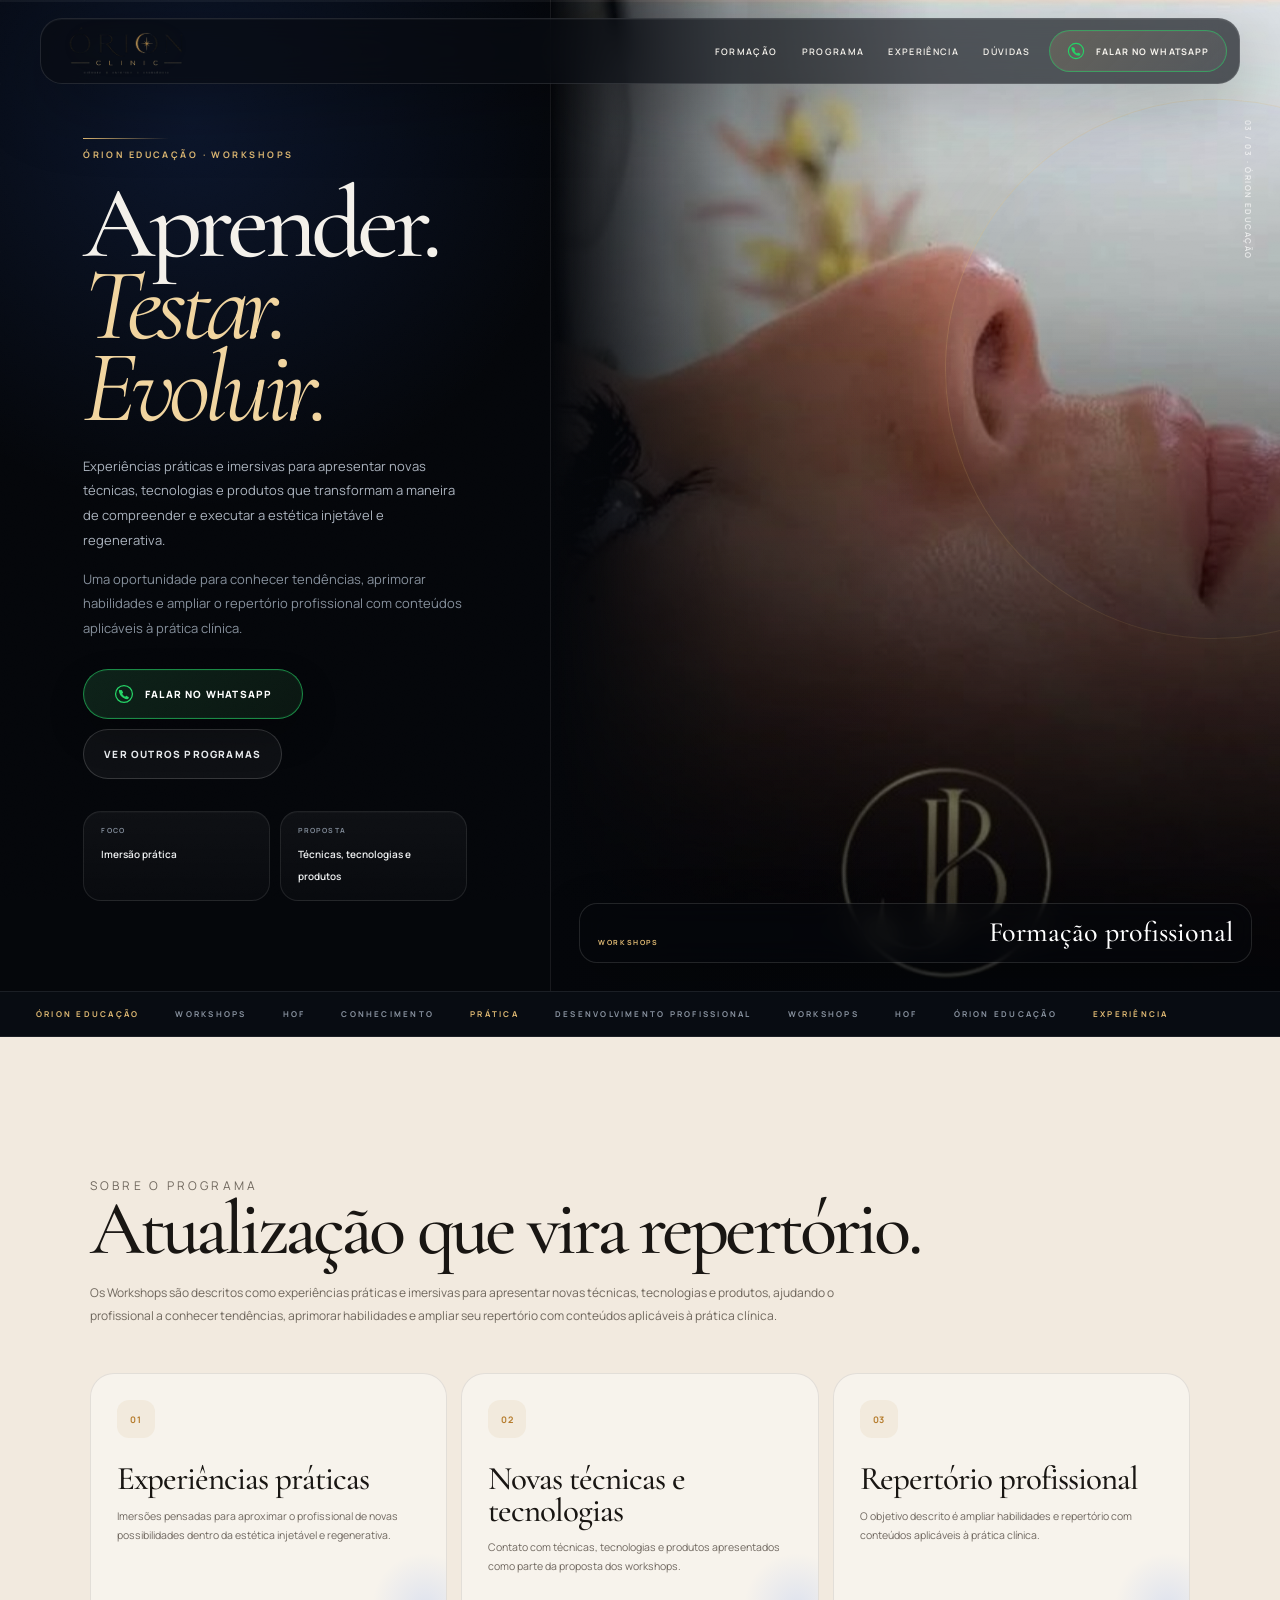
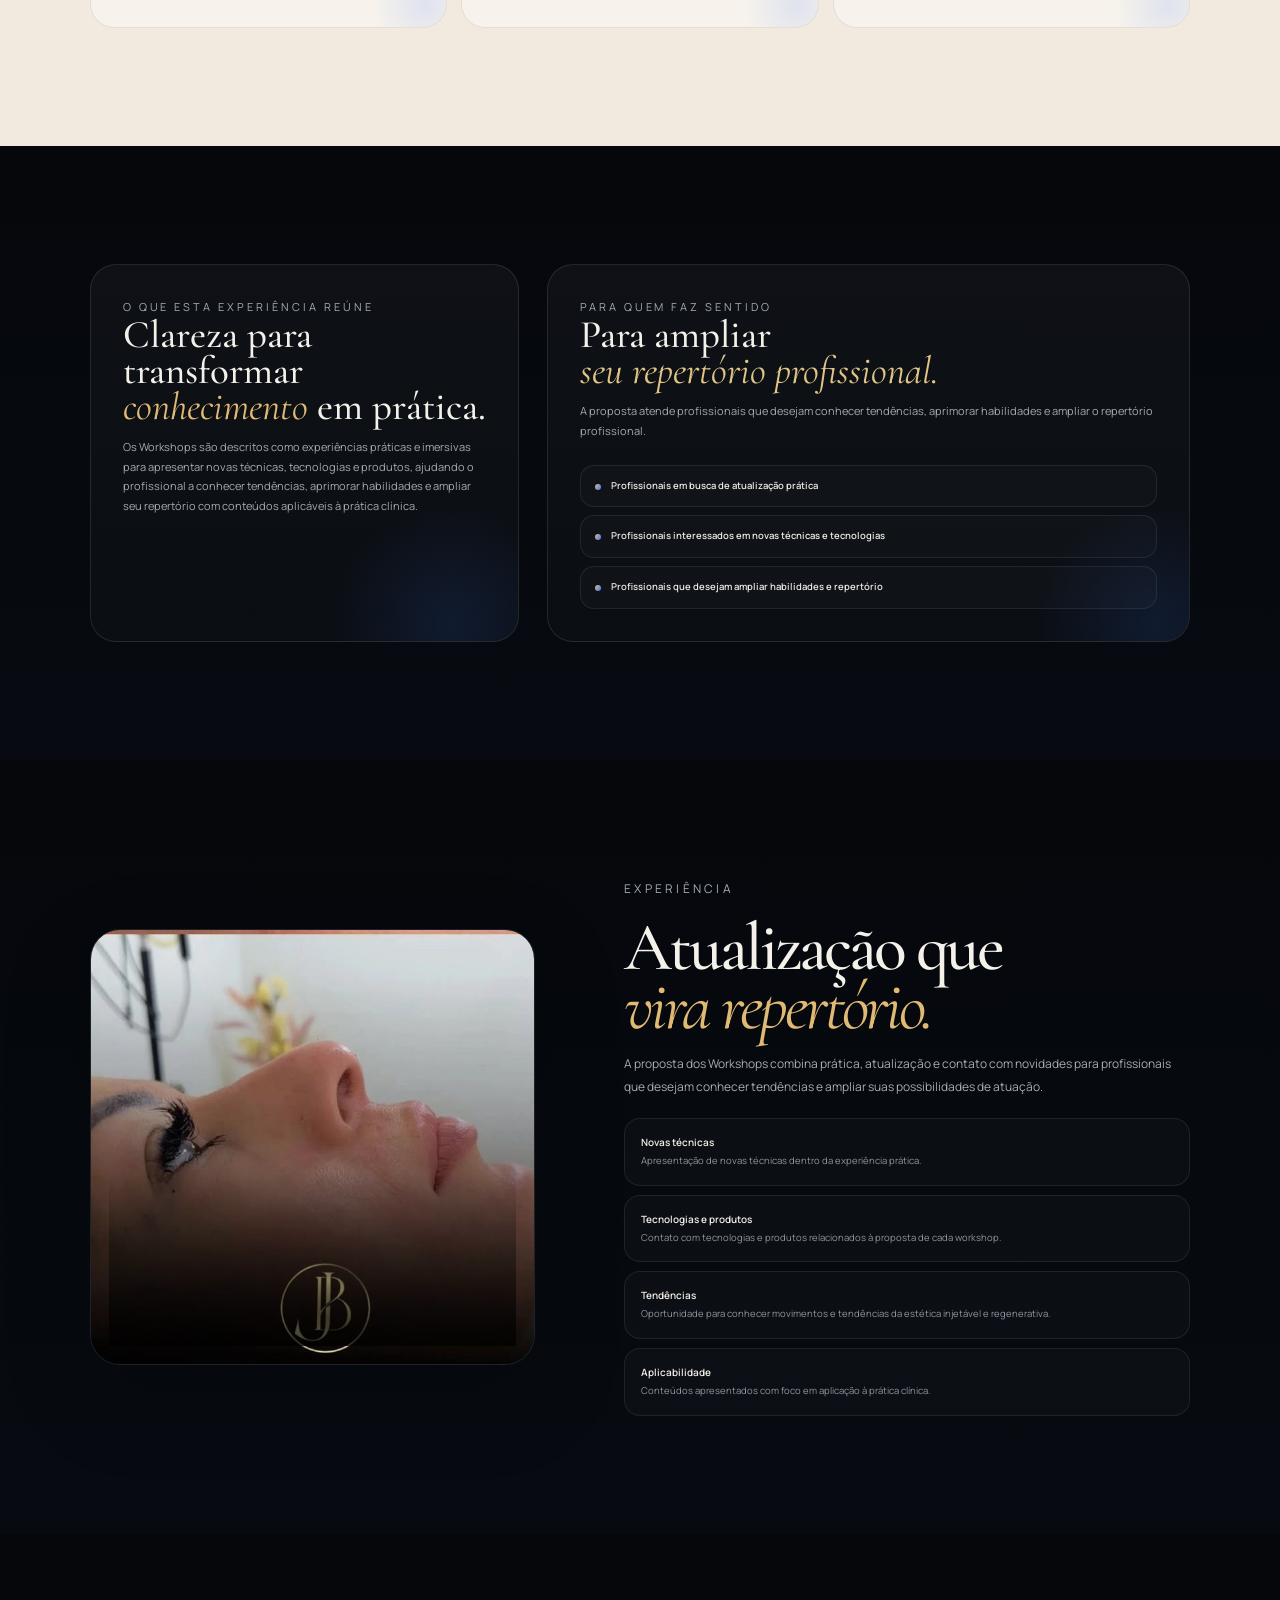
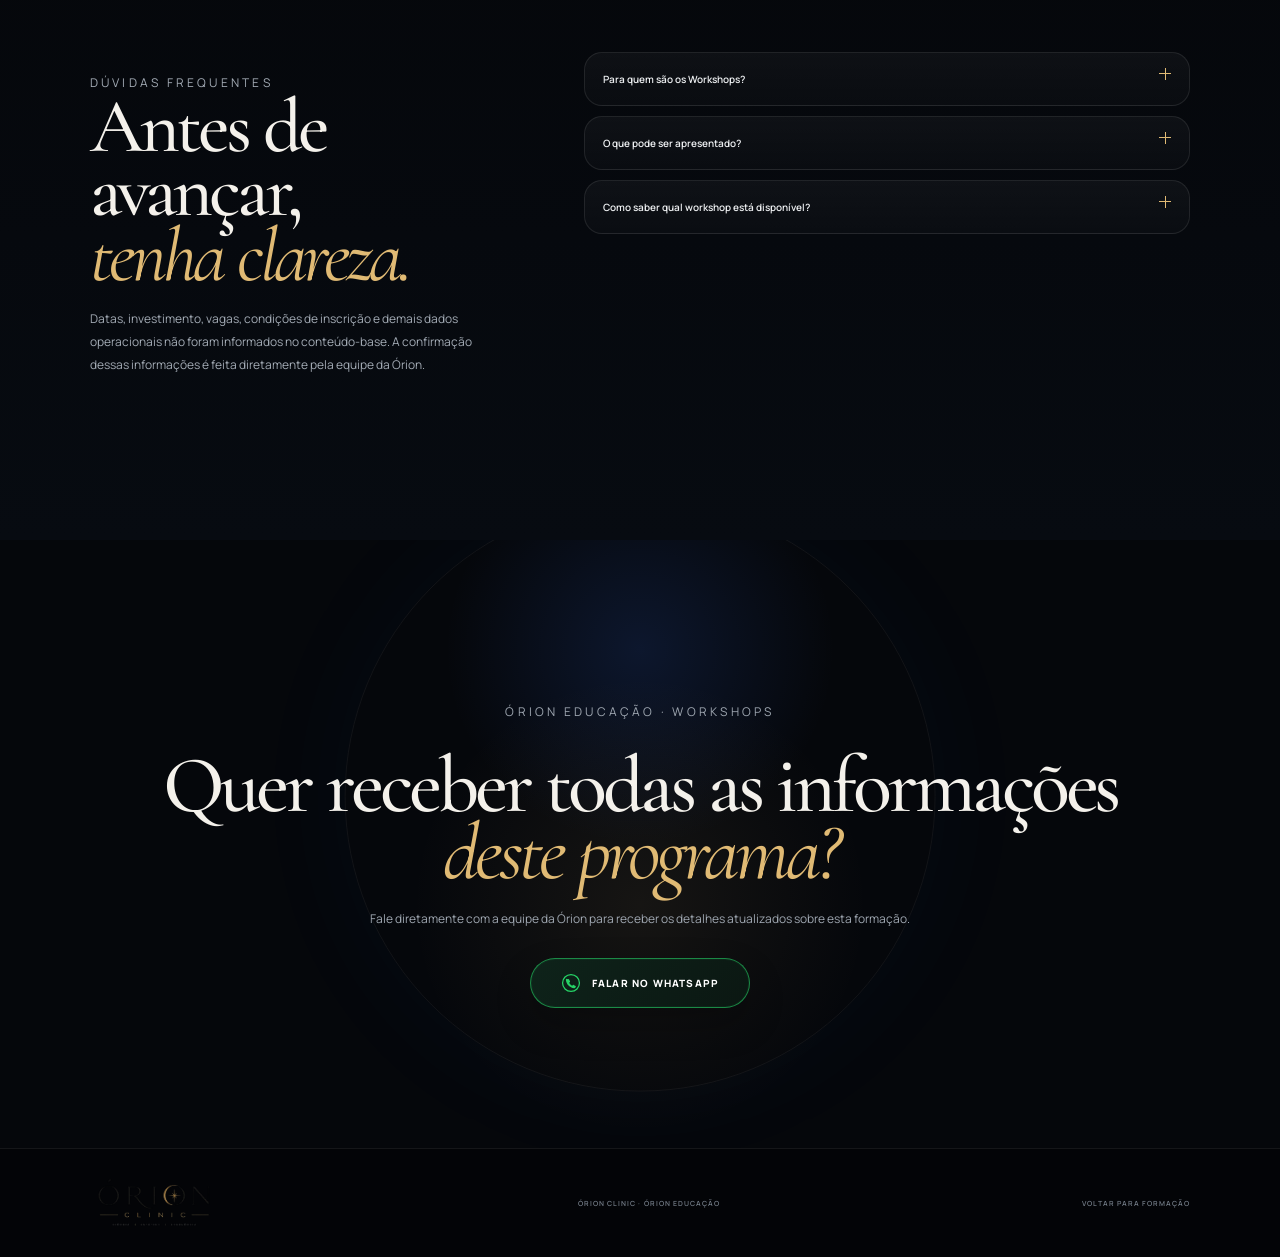
<file: workshops.html>
<!doctype html>
<html lang="pt-BR">
<head>
<meta charset="utf-8">
<meta name="viewport" content="width=device-width, initial-scale=1">
<meta name="description" content="ÓRION EDUCAÇÃO — WORKSHOPS. Formação profissional com Dr. Jeean Bernardes.">
<title>WORKSHOPS — ÓRION EDUCAÇÃO</title>
<link rel="stylesheet" href="css/style.css">
<link rel="stylesheet" href="css/curso-interna.css">
</head>
<body class="course-detail-page" data-course="workshops">
<div class="detail-noise"></div>
<div class="detail-progress"><span id="detailProgressBar"></span></div>
<header class="course-detail-header">
  <a class="course-detail-brand" href="index.html" aria-label="Voltar para a ÓRION CLINIC"><img src="assets/logo/orion-logo-transparent.png" alt="ÓRION CLINIC"></a>
  <nav class="course-detail-nav" id="courseDetailNav">
    <a href="cursos.html">Formação</a><a href="#sobre">Programa</a><a href="#experiencia">Experiência</a><a href="#duvidas">Dúvidas</a>
  </nav>
  <a class="course-detail-wa" href="https://wa.me/5531984200339?text=Ol%C3%A1%21%20Tenho%20interesse%20nos%20Workshops%20da%20%C3%93rion%20Educa%C3%A7%C3%A3o.%20Gostaria%20de%20receber%20informa%C3%A7%C3%B5es%20sobre%20as%20pr%C3%B3ximas%20experi%C3%AAncias." target="_blank" rel="noopener"><svg viewBox="0 0 32 32" aria-hidden="true" focusable="false"><circle cx="16" cy="16" r="13.5" fill="none" stroke="currentColor" stroke-width="2"/><path d="M11.5 9.8c.5-.3 1.1-.1 1.4.4l1.5 3.1c.2.4.1.9-.2 1.2l-1.1 1c1 2.2 2.7 3.9 4.9 4.9l1-1.1c.3-.3.8-.4 1.2-.2l3.1 1.5c.5.3.7.9.4 1.4l-.6 1.2c-.4.8-1.2 1.2-2.1 1.1-7-.8-12.4-6.2-13.2-13.2-.1-.9.3-1.7 1.1-2.1z" fill="currentColor"/></svg>FALAR NO WHATSAPP</a>
  <button class="course-detail-menu" id="courseDetailMenu" type="button" aria-expanded="false" aria-controls="courseDetailNav" aria-label="Abrir menu"><span></span><span></span></button>
</header>

<main>
<section class="detail-hero">
  <div class="detail-hero-copy">
    <p class="detail-kicker">ÓRION EDUCAÇÃO · WORKSHOPS</p>
    <h1>Aprender.<br><em>Testar. Evoluir.</em></h1>
    <p class="detail-hero-lead">Experiências práticas e imersivas para apresentar novas técnicas, tecnologias e produtos que transformam a maneira de compreender e executar a estética injetável e regenerativa.</p>
    <p class="detail-hero-lead" style="margin-top:-14px;max-width:650px;color:#87919d">Uma oportunidade para conhecer tendências, aprimorar habilidades e ampliar o repertório profissional com conteúdos aplicáveis à prática clínica.</p>
    <div class="detail-hero-actions"><a class="detail-button primary whatsapp-cta" href="https://wa.me/5531984200339?text=Ol%C3%A1%21%20Tenho%20interesse%20nos%20Workshops%20da%20%C3%93rion%20Educa%C3%A7%C3%A3o.%20Gostaria%20de%20receber%20informa%C3%A7%C3%B5es%20sobre%20as%20pr%C3%B3ximas%20experi%C3%AAncias." target="_blank" rel="noopener"><svg viewBox="0 0 32 32" aria-hidden="true" focusable="false"><circle cx="16" cy="16" r="13.5" fill="none" stroke="currentColor" stroke-width="2"/><path d="M11.5 9.8c.5-.3 1.1-.1 1.4.4l1.5 3.1c.2.4.1.9-.2 1.2l-1.1 1c1 2.2 2.7 3.9 4.9 4.9l1-1.1c.3-.3.8-.4 1.2-.2l3.1 1.5c.5.3.7.9.4 1.4l-.6 1.2c-.4.8-1.2 1.2-2.1 1.1-7-.8-12.4-6.2-13.2-13.2-.1-.9.3-1.7 1.1-2.1z" fill="currentColor"/></svg>FALAR NO WHATSAPP</a><a class="detail-button ghost" href="cursos.html">VER OUTROS PROGRAMAS</a></div>
    <div class="course-hero-meta"><div class="course-meta-box"><small>FOCO</small><strong>Imersão prática</strong></div><div class="course-meta-box"><small>PROPOSTA</small><strong>Técnicas, tecnologias e produtos</strong></div></div>
  </div>
  <div class="detail-hero-media">
    <img src="assets/images/image-03.jpeg" alt="Workshops Órion Educação" loading="eager">
    <div class="detail-hero-index">03 / 03 · ÓRION EDUCAÇÃO</div>
    <div class="detail-hero-stamp"><span>WORKSHOPS</span><strong>Formação profissional</strong></div>
  </div>
</section>

<div class="detail-marquee" aria-hidden="true"><div class="detail-marquee-track"><span class="accent">ÓRION EDUCAÇÃO</span><span>WORKSHOPS</span><span>HOF</span><span>CONHECIMENTO</span><span class="accent">PRÁTICA</span><span>DESENVOLVIMENTO PROFISSIONAL</span><span>WORKSHOPS</span><span>HOF</span><span>ÓRION EDUCAÇÃO</span><span class="accent">EXPERIÊNCIA</span></div></div>

<section class="detail-section cream" id="sobre">
  <div class="detail-head detail-reveal"><p class="detail-kicker">SOBRE O PROGRAMA</p><h2>Atualização que vira repertório.</h2><p>Os Workshops são descritos como experiências práticas e imersivas para apresentar novas técnicas, tecnologias e produtos, ajudando o profissional a conhecer tendências, aprimorar habilidades e ampliar seu repertório com conteúdos aplicáveis à prática clínica.</p></div>
  <div class="detail-feature-grid"><article class="detail-feature detail-reveal"><span class="num">01</span><h3>Experiências práticas</h3><p>Imersões pensadas para aproximar o profissional de novas possibilidades dentro da estética injetável e regenerativa.</p></article><article class="detail-feature detail-reveal"><span class="num">02</span><h3>Novas técnicas e tecnologias</h3><p>Contato com técnicas, tecnologias e produtos apresentados como parte da proposta dos workshops.</p></article><article class="detail-feature detail-reveal"><span class="num">03</span><h3>Repertório profissional</h3><p>O objetivo descrito é ampliar habilidades e repertório com conteúdos aplicáveis à prática clínica.</p></article></div>
</section>

<section class="detail-section dark">
  <div class="detail-insight">
    <div class="detail-panel detail-reveal"><p class="detail-kicker">O QUE ESTA EXPERIÊNCIA REÚNE</p><h3>Clareza para transformar <em style="font-style:italic;color:var(--gold)">conhecimento</em> em prática.</h3><p>Os Workshops são descritos como experiências práticas e imersivas para apresentar novas técnicas, tecnologias e produtos, ajudando o profissional a conhecer tendências, aprimorar habilidades e ampliar seu repertório com conteúdos aplicáveis à prática clínica.</p></div>
    <div class="detail-panel detail-reveal"><p class="detail-kicker">PARA QUEM FAZ SENTIDO</p><h3>Para ampliar<br><em>seu repertório profissional.</em></h3><p>A proposta atende profissionais que desejam conhecer tendências, aprimorar habilidades e ampliar o repertório profissional.</p><ul><li>Profissionais em busca de atualização prática</li><li>Profissionais interessados em novas técnicas e tecnologias</li><li>Profissionais que desejam ampliar habilidades e repertório</li></ul></div>
  </div>
</section>



<section class="detail-section dark" id="experiencia">
  <div class="detail-visual-band">
    <div class="detail-band-image detail-reveal"><img src="assets/images/image-03.jpeg" alt="Experiência WORKSHOPS" loading="lazy"></div>
    <div class="detail-band-copy detail-reveal"><p class="detail-kicker">EXPERIÊNCIA</p><h2>Atualização que<br><em>vira repertório.</em></h2><p>A proposta dos Workshops combina prática, atualização e contato com novidades para profissionais que desejam conhecer tendências e ampliar suas possibilidades de atuação.</p><div class="detail-band-list"><div class="detail-band-list-item"><strong>Novas técnicas</strong><span>Apresentação de novas técnicas dentro da experiência prática.</span></div><div class="detail-band-list-item"><strong>Tecnologias e produtos</strong><span>Contato com tecnologias e produtos relacionados à proposta de cada workshop.</span></div><div class="detail-band-list-item"><strong>Tendências</strong><span>Oportunidade para conhecer movimentos e tendências da estética injetável e regenerativa.</span></div><div class="detail-band-list-item"><strong>Aplicabilidade</strong><span>Conteúdos apresentados com foco em aplicação à prática clínica.</span></div></div></div>
  </div>
</section>

<section class="detail-section dark" id="duvidas">
  <div class="detail-faq"><div class="detail-head detail-reveal"><p class="detail-kicker">DÚVIDAS FREQUENTES</p><h2>Antes de avançar,<br><em>tenha clareza.</em></h2><p>Datas, investimento, vagas, condições de inscrição e demais dados operacionais não foram informados no conteúdo-base. A confirmação dessas informações é feita diretamente pela equipe da Órion.</p></div><div class="detail-faq-list detail-reveal"><button class="detail-faq-item" type="button"><span>Para quem são os Workshops?</span><p>Para profissionais que buscam conhecer tendências, aprimorar habilidades e ampliar o repertório profissional.</p></button><button class="detail-faq-item" type="button"><span>O que pode ser apresentado?</span><p>A descrição fornecida destaca novas técnicas, tecnologias e produtos relacionados à estética injetável e regenerativa.</p></button><button class="detail-faq-item" type="button"><span>Como saber qual workshop está disponível?</span><p>As experiências e condições atuais devem ser confirmadas diretamente com a equipe da Órion.</p></button></div></div>
</section>

<section class="detail-final"><p class="detail-kicker">ÓRION EDUCAÇÃO · WORKSHOPS</p><h2>Quer receber todas as informações<br><em>deste programa?</em></h2><p>Fale diretamente com a equipe da Órion para receber os detalhes atualizados sobre esta formação.</p><a class="detail-button primary whatsapp-cta" href="https://wa.me/5531984200339?text=Ol%C3%A1%21%20Tenho%20interesse%20nos%20Workshops%20da%20%C3%93rion%20Educa%C3%A7%C3%A3o.%20Gostaria%20de%20receber%20informa%C3%A7%C3%B5es%20sobre%20as%20pr%C3%B3ximas%20experi%C3%AAncias." target="_blank" rel="noopener"><svg viewBox="0 0 32 32" aria-hidden="true" focusable="false"><circle cx="16" cy="16" r="13.5" fill="none" stroke="currentColor" stroke-width="2"/><path d="M11.5 9.8c.5-.3 1.1-.1 1.4.4l1.5 3.1c.2.4.1.9-.2 1.2l-1.1 1c1 2.2 2.7 3.9 4.9 4.9l1-1.1c.3-.3.8-.4 1.2-.2l3.1 1.5c.5.3.7.9.4 1.4l-.6 1.2c-.4.8-1.2 1.2-2.1 1.1-7-.8-12.4-6.2-13.2-13.2-.1-.9.3-1.7 1.1-2.1z" fill="currentColor"/></svg>FALAR NO WHATSAPP</a></section>
</main>
<footer class="detail-footer"><a href="index.html"><img src="assets/logo/orion-logo-transparent.png" alt="ÓRION CLINIC"></a><span>ÓRION CLINIC · ÓRION EDUCAÇÃO</span><a href="cursos.html">Voltar para formação</a></footer>
<script src="js/curso-interna.js"></script>
</body>
</html>
</file>
<file: css/style.css>
/* ==========================================================================
   ÓRION CLINIC — ESTILOS GLOBAIS DO SITE
   ========================================================================== */
:root{
  --black:#070605;--black-2:#0c0a08;--panel:#12100d;--cream:#f4ecdd;--cream-2:#e8ddca;
  --gold:#bd9551;--gold-2:#e1c586;--gold-soft:rgba(225,197,134,.2);--line:rgba(225,197,134,.18);
  --muted:#9e9588;--muted-2:#746d63;--white:#fffdf8;--wa:#c8aa6d;
}
*{box-sizing:border-box}
html{scroll-behavior:smooth}
body{margin:0;background:var(--black);color:var(--white);font-family:Manrope,Arial,sans-serif;overflow-x:hidden}
body.lock{overflow:hidden}
a{color:inherit;text-decoration:none}button{font:inherit}

/* INTRO */
.intro{position:fixed;inset:0;z-index:9999;background:#020201;display:grid;place-items:center;overflow:hidden;transition:opacity .9s ease,visibility .9s ease}
.intro.hide{opacity:0;visibility:hidden;pointer-events:none}
.intro-noise{position:absolute;inset:-50%;opacity:.045;background-image:url("data:image/svg+xml,%3Csvg viewBox='0 0 180 180' xmlns='http://www.w3.org/2000/svg'%3E%3Cfilter id='n'%3E%3CfeTurbulence type='fractalNoise' baseFrequency='.85' numOctaves='3' stitchTiles='stitch'/%3E%3C/filter%3E%3Crect width='100%25' height='100%25' filter='url(%23n)' opacity='.8'/%3E%3C/svg%3E");transform:rotate(8deg)}
.intro-glow{position:absolute;width:620px;height:360px;border-radius:50%;background:radial-gradient(ellipse,rgba(185,145,77,.22),transparent 68%);filter:blur(25px);animation:introGlow 3s ease-in-out infinite alternate}
.intro-orbit{position:absolute;border:1px solid rgba(190,150,80,.15);border-radius:50%;transform:rotate(-18deg);animation:orbitIn 1.6s ease both}
.intro-orbit-a{width:820px;height:420px}.intro-orbit-b{width:980px;height:520px;opacity:.55;transform:rotate(28deg)}
.intro-center{position:relative;width:min(590px,78vw);display:flex;flex-direction:column;align-items:center;gap:22px;animation:introCenter 1.35s cubic-bezier(.2,.75,.2,1) both}
.intro-logo{display:block;width:min(520px,78vw);height:auto;object-fit:contain;filter:drop-shadow(0 0 22px rgba(218,180,100,.08));animation:logoIn 1.45s .15s cubic-bezier(.2,.8,.2,1) both}
.intro-line{width:80px;height:1px;background:linear-gradient(90deg,transparent,var(--gold-2),transparent);animation:lineIn 1s .5s both}
.intro-center p{margin:0;color:#b7a787;font-size:8px;letter-spacing:.5em;text-indent:.5em;opacity:.85;animation:labelIn 1s .8s both}.intro-center i{display:inline-block;width:3px;height:3px;border-radius:50%;background:var(--gold);vertical-align:middle;margin:0 12px}
.intro-progress{position:absolute;bottom:44px;width:110px;height:1px;background:rgba(255,255,255,.12);overflow:hidden}.intro-progress span{display:block;width:100%;height:100%;background:var(--gold-2);transform:translateX(-100%);animation:progress 3.35s linear both}
@keyframes introCenter{from{opacity:0;transform:translateY(18px) scale(.94);filter:blur(8px)}to{opacity:1;transform:none;filter:none}}@keyframes logoIn{from{opacity:0;transform:scale(.9)}to{opacity:1;transform:scale(1)}}@keyframes lineIn{from{width:0;opacity:0}to{width:80px;opacity:1}}@keyframes labelIn{from{opacity:0;transform:translateY(8px)}to{opacity:.85;transform:none}}@keyframes progress{to{transform:translateX(0)}}@keyframes introGlow{to{transform:scale(1.1);opacity:.75}}@keyframes orbitIn{from{opacity:0;transform:scale(.7) rotate(-18deg)}to{opacity:1;transform:scale(1) rotate(-18deg)}}

/* HEADER */
.site{opacity:1;transform:none;transition:opacity .9s ease,transform .9s ease}.site.ready{opacity:1;transform:none}
.header{position:fixed;z-index:100;top:0;left:0;right:0;height:86px;display:flex;align-items:center;padding:0 4.8vw;border-bottom:1px solid transparent;transition:.35s;background:linear-gradient(180deg,rgba(5,4,3,.65),transparent)}
.header.scrolled{height:72px;background:rgba(7,6,5,.9);border-color:rgba(225,197,134,.12);backdrop-filter:blur(18px)}
.brand{width:154px;display:block}.brand img{width:100%;display:block;filter:brightness(0) invert(1) opacity(.92)}
.nav{display:flex;gap:29px;margin-left:auto;margin-right:32px;align-items:center}.nav a{position:relative;color:#b7afa4;font-size:10px;letter-spacing:.14em;text-transform:uppercase;padding:8px 0;transition:.25s}.nav a:hover,.nav a.active{color:#fff}.nav a.active:after{content:"";position:absolute;left:0;right:0;bottom:0;margin:auto;width:22px;height:1px;background:var(--gold-2)}
.header-cta{height:43px;border:1px solid rgba(224,196,138,.55);padding:0 17px 0 19px;display:flex;align-items:center;gap:16px;font-size:9px;letter-spacing:.12em;text-transform:uppercase;color:#ead8b5;transition:.3s}.header-cta b{font-size:15px;font-weight:400}.header-cta:hover{background:var(--gold);color:#090806;border-color:var(--gold)}
.menu-toggle{display:none;background:none;border:0;color:white;cursor:pointer}.menu-toggle span{display:block;width:24px;height:1px;background:#fff;margin:6px auto}

/* COMMON */
.section{padding:140px 5.5vw}.eyebrow{font-size:9px;letter-spacing:.34em;color:var(--gold-2);text-transform:uppercase;margin:0 0 20px}.section-head{display:grid;grid-template-columns:1.15fr .85fr;gap:8vw;align-items:end;margin-bottom:65px}.section-head h2,.formation-intro h2{font-family:"Cormorant Garamond",serif;font-weight:500;font-size:clamp(52px,5.3vw,88px);line-height:.88;letter-spacing:-.035em;margin:0;color:var(--cream)}h2 em,h1 em,h3 em{font-style:italic;color:var(--gold-2);font-weight:400}.section-intro{color:#938a7e;font-size:12px;line-height:1.9;max-width:500px;margin:0 0 4px}.btn{min-height:50px;padding:0 22px;display:inline-flex;align-items:center;justify-content:center;gap:18px;border:1px solid transparent;font-size:9px;letter-spacing:.14em;text-transform:uppercase;transition:.3s;cursor:pointer}.btn span:last-child{font-size:17px}.btn-gold{background:linear-gradient(110deg,#b38a49,#d2ae6d);color:#0a0806;border-color:#cba866}.btn-gold:hover{transform:translateY(-2px);box-shadow:0 12px 30px rgba(189,149,81,.18)}.btn-outline{border-color:rgba(226,204,165,.35);color:#eee7dc;background:rgba(255,255,255,.015)}.btn-outline:hover{border-color:var(--gold-2);background:rgba(189,149,81,.07)}.btn-whatsapp{border-color:rgba(197,166,102,.55);background:#0e0c0a;color:#e7d7b8}.btn-whatsapp:hover{background:#17130e;border-color:#dfbd78;transform:translateY(-2px)}.wa-icon{font-size:18px;line-height:0;transform:rotate(-18deg);display:inline-block}
.whatsapp-icon{width:18px;height:18px;display:inline-block;flex:0 0 18px;color:currentColor}.whatsapp-icon path{fill:currentColor}.whatsapp{font-size:0}.whatsapp .whatsapp-icon{width:24px;height:24px;flex-basis:24px}

/* HERO */
.hero{min-height:100vh;position:relative;display:flex;align-items:center;overflow:hidden}.hero-bg{position:absolute;inset:0;background-image:url("../assets/procedimentos/rinomodelacao/01.png");background-size:cover;background-position:center 34%;filter:saturate(.78);transform:scale(1.04)}.hero-overlay{position:absolute;inset:0;background:linear-gradient(90deg,rgba(5,4,3,.95) 0%,rgba(5,4,3,.78) 35%,rgba(5,4,3,.25) 70%,rgba(5,4,3,.62) 100%),linear-gradient(0deg,rgba(5,4,3,.85),transparent 38%,rgba(5,4,3,.28))}.hero-content{position:relative;z-index:2;width:min(780px,72vw);margin-left:10vw;padding-top:55px}.hero-kicker{display:flex;align-items:center;gap:12px;color:#c6ad7d;font-size:8px;letter-spacing:.35em;margin-bottom:30px}.hero-kicker span{width:28px;height:1px;background:#a9854b}.hero h1{font-family:"Cormorant Garamond",serif;font-size:clamp(68px,7.2vw,118px);font-weight:500;line-height:.79;letter-spacing:-.045em;margin:0 0 32px;color:#f8f2e9}.hero-copy{max-width:560px;color:#b5ada1;font-size:13px;line-height:1.9;margin:0 0 35px}.hero-actions{display:flex;gap:12px;flex-wrap:wrap}.hero-side{position:absolute;right:3.5vw;top:50%;transform:translateY(-50%);z-index:2;display:flex;flex-direction:column;gap:23px;writing-mode:vertical-rl;color:#a79b8c;font-size:8px;letter-spacing:.28em}.scroll-cue{position:absolute;z-index:2;bottom:32px;left:10vw;color:#81796f;font-size:8px;letter-spacing:.18em;text-transform:uppercase;display:flex;align-items:center;gap:12px}.scroll-cue span{display:block;width:35px;height:1px;background:#9b7a46}

/* PROCEDURES */
.procedures{background:#080706}.cards{display:grid;grid-template-columns:repeat(4,1fr);gap:14px}.procedure-card{position:relative;height:550px;overflow:hidden;background:#100e0c;border:1px solid rgba(225,197,134,.15);cursor:pointer}.procedure-card>img{position:absolute;inset:0;width:100%;height:100%;object-fit:cover;transition:transform .8s cubic-bezier(.2,.7,.2,1),filter .6s}.procedure-card:hover>img{transform:scale(1.055);filter:saturate(1.05)}.card-shade{position:absolute;inset:0;background:linear-gradient(180deg,rgba(0,0,0,.12),rgba(0,0,0,.03) 35%,rgba(0,0,0,.9) 100%)}.card-top{position:absolute;top:21px;left:22px;right:22px;display:flex;justify-content:space-between;align-items:center;color:#ead6ad}.card-top span{font-family:"Cormorant Garamond",serif;font-size:17px}.card-top small{font-size:7px;letter-spacing:.18em;color:#d1b77e}.card-content{position:absolute;left:25px;right:25px;bottom:25px}.card-content h3{font-family:"Cormorant Garamond",serif;font-weight:500;font-size:35px;line-height:.94;margin:0 0 9px;color:#fff8ed}.card-content p{font-size:10px;color:#c0b7aa;margin:0 0 22px;line-height:1.5}.card-action{width:100%;display:flex;justify-content:space-between;align-items:center;padding:13px 0;border:0;border-top:1px solid rgba(225,197,134,.3);background:none;color:#e6c987;text-transform:uppercase;letter-spacing:.16em;font-size:8px;cursor:pointer}.card-action b{font-size:17px;font-weight:400;transition:.25s}.procedure-card:hover .card-action b{transform:translateX(5px)}

/* SPECIALIST */
.specialist{display:grid;grid-template-columns:48% 52%;background:var(--cream);color:#18130e}.specialist-photo{min-height:780px;position:relative;overflow:hidden;background:#cfc5b5}.specialist-photo img{width:100%;height:100%;object-fit:cover;object-position:center top;display:block;filter:saturate(.9)}.specialist-photo:after{content:"";position:absolute;inset:0;background:linear-gradient(0deg,rgba(4,3,2,.62),transparent 34%)}.photo-caption{position:absolute;z-index:2;bottom:38px;left:40px;color:#fff;display:flex;flex-direction:column;gap:7px}.photo-caption span{font-family:"Cormorant Garamond",serif;font-size:22px;letter-spacing:.06em}.photo-caption small{font-size:7px;letter-spacing:.26em;color:#dfc18a}.specialist-info{padding:105px 7vw 100px 6vw;display:flex;flex-direction:column;justify-content:center}.specialist-info h2{font-family:"Cormorant Garamond",serif;font-size:clamp(62px,6vw,105px);line-height:.8;font-weight:500;letter-spacing:-.04em;margin:0 0 30px}.specialist-copy{max-width:650px;color:#6f665c;font-size:13px;line-height:1.85;margin:0 0 48px}.credentials{border-top:1px solid rgba(55,43,29,.18)}.credentials div{min-height:66px;display:grid;grid-template-columns:160px 1fr;align-items:center;border-bottom:1px solid rgba(55,43,29,.14)}.credentials strong{font-family:"Cormorant Garamond",serif;font-size:17px;font-weight:500;color:#9b7138}.credentials span{font-size:11px;color:#6d665d}.text-link{align-self:flex-start;margin-top:30px;font-size:9px;text-transform:uppercase;letter-spacing:.16em;color:#8b6634;border-bottom:1px solid rgba(139,102,52,.35);padding-bottom:8px}.text-link span{margin-left:10px;font-size:15px}

/* FORMATION */
.formation{background:#f4ecdd;color:#19140e}.formation-intro{display:grid;grid-template-columns:1.15fr .85fr;gap:8vw;align-items:end;margin-bottom:62px}.formation-intro h2{color:#17120d}.formation-intro>p{color:#70675d;font-size:12px;line-height:1.9;max-width:500px;margin:0 0 5px}.course-feature{display:grid;grid-template-columns:1.05fr .95fr;min-height:590px;background:#0b0907;color:#fff8ed;overflow:hidden}.course-visual{position:relative;min-height:590px;overflow:hidden}.course-visual img{width:100%;height:100%;object-fit:cover;object-position:center;display:block;filter:saturate(.7)}.course-visual-overlay{position:absolute;inset:0;background:linear-gradient(90deg,transparent 45%,rgba(8,6,5,.92)),linear-gradient(0deg,rgba(8,6,5,.5),transparent 55%)}.course-mark{position:absolute;left:32px;bottom:30px;font-family:"Cormorant Garamond",serif;font-size:34px;line-height:.72;letter-spacing:.08em;color:#f4e4c3}.course-mark span{font-family:Manrope,sans-serif;font-size:7px;letter-spacing:.35em;color:#c0a36c}.course-copy{padding:70px 65px;display:flex;flex-direction:column;justify-content:center}.course-number{font-size:8px;letter-spacing:.28em;color:#c7a96f}.course-copy h3{font-family:"Cormorant Garamond",serif;font-size:70px;line-height:.78;font-weight:500;margin:18px 0 26px;letter-spacing:-.04em}.course-copy>p{font-size:12px;line-height:1.85;color:#9f968a;max-width:460px;margin:0 0 30px}.course-points{border-top:1px solid rgba(225,197,134,.16);margin-bottom:30px}.course-points div{display:flex;align-items:center;gap:22px;border-bottom:1px solid rgba(225,197,134,.16);padding:14px 0}.course-points b{font-family:"Cormorant Garamond",serif;color:#c6a568;font-size:18px;font-weight:400}.course-points span{font-size:10px;color:#c4bbb0}.course-copy .btn{align-self:flex-start}.education-strip{display:grid;grid-template-columns:repeat(4,1fr);border:1px solid rgba(80,60,35,.16);border-top:0}.education-strip div{padding:25px 20px;border-right:1px solid rgba(80,60,35,.16)}.education-strip div:last-child{border-right:0}.education-strip span{display:block;font-size:7px;letter-spacing:.22em;color:#a57b3d;margin-bottom:7px}.education-strip strong{font-family:"Cormorant Garamond",serif;font-size:17px;font-weight:500;color:#33291e}

/* RESULTS */
.results{background:#080706}.gallery{display:grid;grid-template-columns:1.05fr .72fr .72fr 1.05fr;grid-auto-rows:400px;gap:13px}.gallery figure{position:relative;margin:0;overflow:hidden;background:#111}.gallery img{width:100%;height:100%;object-fit:cover;display:block;transition:.7s}.gallery figure:hover img{transform:scale(1.04)}.gallery figure:after{content:"";position:absolute;inset:0;background:linear-gradient(0deg,rgba(0,0,0,.72),transparent 45%)}.gallery figcaption{position:absolute;z-index:2;left:18px;right:18px;bottom:16px;display:flex;justify-content:space-between;color:#fff;font-size:9px;letter-spacing:.08em;text-transform:uppercase}.gallery figcaption span{color:#dfbd79;font-size:15px}.gallery-tall{grid-row:span 2}.gallery-wide{grid-column:span 1}.gallery-tall img{object-position:center}

/* LOCATION */
.location{display:grid;grid-template-columns:45% 55%;min-height:680px;background:#eee5d5;color:#17120d}.location-copy{padding:105px 7vw 90px 9vw;display:flex;flex-direction:column;justify-content:center}.location-copy h2{font-family:"Cormorant Garamond",serif;font-size:clamp(58px,5.4vw,86px);line-height:.83;font-weight:500;letter-spacing:-.04em;margin:0 0 27px}.location-text{max-width:500px;color:#6e655a;font-size:12px;line-height:1.85;margin:0 0 30px}.address-card{display:flex;gap:18px;align-items:flex-start;padding:20px 0;border-top:1px solid rgba(55,43,29,.16);border-bottom:1px solid rgba(55,43,29,.16);max-width:500px}.address-icon{font-size:28px;color:#a57b3d;line-height:1}.address-card small{display:block;color:#a57b3d;font-size:7px;letter-spacing:.25em;margin-bottom:8px}.address-card strong{font-family:"Cormorant Garamond",serif;font-size:19px;font-weight:500;line-height:1.2}.location-actions{display:flex;gap:10px;margin-top:28px;flex-wrap:wrap}.location-actions .btn-outline{color:#4c4339;border-color:rgba(80,60,35,.3)}.map-card{position:relative;min-height:680px;background:#cfc4b2;overflow:hidden}.map-card iframe{position:absolute;inset:0;width:100%;height:100%;border:0;filter:grayscale(1) contrast(.9) sepia(.15)}.map-overlay{position:absolute;left:28px;bottom:28px;background:rgba(10,8,6,.9);color:#fff;padding:16px 20px;border-left:2px solid var(--gold)}.map-overlay span{display:block;font-family:"Cormorant Garamond",serif;font-size:21px;letter-spacing:.08em}.map-overlay small{font-size:7px;letter-spacing:.22em;color:#c8a970}

/* FOOTER */
.footer{padding:50px 5vw 35px;border-top:1px solid rgba(225,197,134,.13);background:#060504;display:flex;align-items:center;gap:30px;flex-wrap:wrap}.footer img{width:170px;filter:brightness(0) invert(1) opacity(.9)}.footer span{font-size:8px;letter-spacing:.35em;color:#8c8172}.footer small{font-size:9px;color:#655f57;margin-left:auto}

/* FLOATING WHATSAPP */
.whatsapp{position:fixed;z-index:120;right:24px;bottom:24px;width:58px;height:58px;border-radius:50%;display:grid;place-items:center;background:#11100d;border:1px solid #c3a36a;color:#dfc17f;font-size:24px;box-shadow:0 12px 40px rgba(0,0,0,.4);transition:.3s}.whatsapp:before{content:"";position:absolute;inset:-6px;border:1px solid rgba(201,169,105,.15);border-radius:50%;animation:waPulse 2.6s infinite}.whatsapp:hover{transform:translateY(-5px);background:#19140d}@keyframes waPulse{50%{transform:scale(1.1);opacity:.25}100%{transform:scale(1);opacity:0}}

/* PROCEDURE MODAL */
.procedure-modal,.course-modal{position:fixed;inset:0;z-index:300;display:none}.procedure-modal.open,.course-modal.open{display:block}.modal-backdrop,.course-backdrop{position:absolute;inset:0;background:rgba(0,0,0,.84);backdrop-filter:blur(12px)}.modal-panel,.course-panel{position:absolute;left:50%;top:50%;transform:translate(-50%,-48%);width:min(1180px,94vw);max-height:90vh;background:#0d0b09;border:1px solid rgba(224,196,138,.28);box-shadow:0 35px 110px rgba(0,0,0,.7);overflow:hidden;display:grid;grid-template-columns:1.12fr .88fr}.modal-gallery{padding:16px;background:#080706;min-width:0}.modal-main-image{height:580px;overflow:hidden;background:#111}.modal-main-image img{width:100%;height:100%;object-fit:contain;display:block}.modal-thumbs{display:flex;gap:8px;overflow-x:auto;padding-top:12px}.modal-thumb{width:68px;height:68px;flex:0 0 68px;padding:0;border:1px solid rgba(255,255,255,.12);background:#111;overflow:hidden;cursor:pointer;opacity:.58;transition:.25s}.modal-thumb img{width:100%;height:100%;object-fit:cover}.modal-thumb.active,.modal-thumb:hover{opacity:1;border-color:#d6b777}.modal-body{padding:65px 54px;align-self:center}.modal-body h2,.course-panel-content h2{font-family:"Cormorant Garamond",serif;font-size:clamp(52px,5vw,76px);font-weight:500;line-height:.82;letter-spacing:-.04em;margin:0 0 20px}.modal-description{color:#a29a8e;line-height:1.85;font-size:12px;margin:0 0 28px}.modal-details{border-top:1px solid rgba(224,196,138,.16);margin-bottom:30px}.modal-details div{display:flex;gap:16px;padding:13px 0;border-bottom:1px solid rgba(224,196,138,.12)}.modal-details span,.course-info-list span{font-family:"Cormorant Garamond",serif;color:#d6b777;font-size:18px}.modal-details p{margin:0;color:#8e867b;font-size:10px;line-height:1.5}.modal-close{position:absolute;z-index:5;right:14px;top:12px;width:42px;height:42px;border-radius:50%;border:1px solid rgba(255,255,255,.22);background:rgba(0,0,0,.45);color:#fff;font-size:25px;cursor:pointer}.course-panel{grid-template-columns:.9fr 1.1fr;background:#f1e7d6;color:#19130d}.course-panel-image{min-height:620px;overflow:hidden;background:#c8bba8}.course-panel-image img{width:100%;height:100%;object-fit:cover;display:block;filter:saturate(.78)}.course-panel-content{padding:75px 65px;display:flex;flex-direction:column;justify-content:center}.course-panel-content h2{color:#17110d}.course-panel-content>p:not(.eyebrow){color:#70675d;font-size:12px;line-height:1.9;max-width:510px;margin:0 0 28px}.course-info-list{border-top:1px solid rgba(70,51,27,.15);margin-bottom:30px}.course-info-list div{display:flex;gap:18px;align-items:center;padding:12px 0;border-bottom:1px solid rgba(70,51,27,.15)}.course-info-list b{font-size:10px;font-weight:500;color:#5f564a}.course-panel-content .btn{align-self:flex-start}

@media(max-width:1180px){.nav{gap:18px;margin-right:18px}.cards{grid-template-columns:repeat(2,1fr)}.procedure-card{height:470px}.course-copy{padding:55px 45px}.course-copy h3{font-size:60px}.location-copy{padding-left:6vw}}
@media(max-width:900px){.header{height:72px;padding:0 6%}.brand{width:130px}.nav{position:absolute;top:72px;left:0;right:0;display:none;flex-direction:column;align-items:flex-start;padding:22px 6%;gap:0;background:rgba(7,6,5,.97);border-bottom:1px solid var(--line);backdrop-filter:blur(18px)}.nav.open{display:flex}.nav a{padding:13px 0;width:100%}.nav a.active:after{display:none}.header-cta{display:none}.menu-toggle{display:block;margin-left:auto}.hero{min-height:780px}.hero-content{margin-left:8%;width:82%}.hero h1{font-size:67px}.section{padding:105px 6%}.section-head,.formation-intro{grid-template-columns:1fr;gap:25px}.cards{grid-template-columns:1fr 1fr}.procedure-card{height:420px}.specialist{grid-template-columns:1fr}.specialist-photo{min-height:650px}.specialist-info{padding:80px 8%}.course-feature{grid-template-columns:1fr}.course-visual{min-height:520px}.course-copy{padding:60px 8%}.education-strip{grid-template-columns:1fr 1fr}.education-strip div:nth-child(2){border-right:0}.education-strip div:nth-child(-n+2){border-bottom:1px solid rgba(80,60,35,.16)}.gallery{grid-template-columns:1fr 1fr;grid-auto-rows:340px}.gallery-tall{grid-row:span 1}.location{grid-template-columns:1fr}.location-copy{padding:85px 8%}.map-card{min-height:520px}.modal-panel,.course-panel{width:min(720px,92vw);max-height:90vh;overflow:auto;grid-template-columns:1fr}.modal-main-image{height:450px}.course-panel-image{min-height:360px;max-height:420px}.course-panel-content{padding:45px 32px}}
@media(max-width:560px){.intro-logo{width:84vw}.intro-orbit-a{width:95vw;height:50vw}.intro-orbit-b{width:110vw;height:62vw}.intro-center p{font-size:6px;letter-spacing:.34em}.intro-center i{margin:0 7px}.hero{min-height:720px}.hero-bg{background-position:62% center}.hero-content{margin-left:7%;width:86%;padding-top:70px}.hero h1{font-size:54px}.hero-copy{font-size:12px}.hero-actions{flex-direction:column;align-items:flex-start}.hero-actions .btn{width:100%;max-width:310px}.hero-side,.scroll-cue{display:none}.cards{grid-template-columns:1fr}.procedure-card{height:450px}.section-head h2,.formation-intro h2{font-size:58px}.specialist-photo{min-height:500px}.specialist-info{padding:65px 7%}.specialist-info h2{font-size:67px}.credentials div{grid-template-columns:110px 1fr;min-height:70px}.course-copy h3{font-size:54px}.education-strip{grid-template-columns:1fr}.education-strip div,.education-strip div:nth-child(2){border-right:0;border-bottom:1px solid rgba(80,60,35,.16)}.gallery{grid-template-columns:1fr;grid-auto-rows:360px}.location-copy h2{font-size:60px}.location-actions{flex-direction:column;align-items:stretch}.location-actions .btn{width:100%}.map-card{min-height:450px}.footer{flex-direction:column;align-items:flex-start}.footer small{margin-left:0}.whatsapp{right:16px;bottom:16px;width:54px;height:54px}.modal-body{padding:35px 25px}.modal-main-image{height:360px}.course-panel-content h2{font-size:55px}.course-panel-image{min-height:300px}}

/* =========================================================
   AJUSTES FINAIS — DESKTOP + MOBILE
   ========================================================= */

/* Abertura mais lenta, suave e elegante */
.intro{transition:opacity 1.25s cubic-bezier(.22,.61,.36,1),visibility 1.25s linear}
.intro-center{animation:introCenter 1.9s cubic-bezier(.2,.75,.2,1) both}
.intro-logo{width:min(430px,68vw);animation:logoIn 2.15s .2s cubic-bezier(.2,.8,.2,1) both}
.intro-line{animation:lineIn 1.5s .85s both}
.intro-center p{animation:labelIn 1.6s 1.15s both}
.intro-progress span{animation:progress 4.6s linear both}
.intro-glow{animation:introGlow 4s ease-in-out infinite alternate}
.intro-orbit{animation:orbitIn 2.2s ease both}

/* Hero com a nova foto do Dr. sem corte */
.hero{min-height:100svh;background:#050403}
.hero-bg{background:#050403;transform:none}
.hero-overlay{background:linear-gradient(90deg,rgba(5,4,3,.98) 0%,rgba(5,4,3,.92) 38%,rgba(5,4,3,.35) 65%,rgba(5,4,3,.08) 100%),linear-gradient(0deg,rgba(5,4,3,.72),transparent 42%,rgba(5,4,3,.28))}
.hero-layout{position:relative;z-index:2;width:100%;min-height:100svh;display:grid;grid-template-columns:minmax(0,1.02fr) minmax(360px,.98fr);align-items:stretch}
.hero-content{width:auto;margin-left:clamp(7vw,10vw,12vw);padding:150px 30px 110px 0;align-self:center;max-width:760px}
.hero-photo{position:relative;min-height:100svh;display:flex;align-items:flex-end;justify-content:center;overflow:hidden;background:radial-gradient(circle at 45% 45%,rgba(191,151,83,.13),transparent 35%),#050403}
.hero-photo img{position:relative;z-index:2;width:100%;height:100%;max-height:100svh;object-fit:contain;object-position:center bottom;display:block;filter:saturate(.9) contrast(1.02);mix-blend-mode:normal}
.hero-photo:after{content:"";position:absolute;z-index:3;inset:0;background:linear-gradient(90deg,#050403 0%,rgba(5,4,3,.55) 7%,transparent 28%,transparent 72%,rgba(5,4,3,.15) 100%),linear-gradient(0deg,rgba(5,4,3,.55),transparent 28%);pointer-events:none}
.hero-photo-glow{position:absolute;z-index:1;width:70%;height:70%;border-radius:50%;background:radial-gradient(circle,rgba(211,174,103,.16),transparent 68%);filter:blur(30px);top:14%;left:16%}
.hero-photo-caption{position:absolute;z-index:4;left:28px;bottom:44px;display:flex;flex-direction:column;gap:6px;color:#fff}
.hero-photo-caption span{font-family:"Cormorant Garamond",serif;font-size:22px;letter-spacing:.08em}
.hero-photo-caption small{font-size:7px;letter-spacing:.27em;color:#d9bb7e}

/* Imagens das cards nunca são deformadas/cortadas */
.procedure-card{background:#0a0907}
.procedure-card>img{object-fit:contain;object-position:center;background:#0a0907}
.procedure-card .card-shade{background:linear-gradient(0deg,rgba(0,0,0,.9),rgba(0,0,0,.12) 62%,rgba(0,0,0,.08))}

/* Resultados: preserva a foto inteira */
.gallery figure{background:#080706}
.gallery img{object-fit:contain;background:#080706}
.gallery figure:after{background:linear-gradient(0deg,rgba(0,0,0,.72),transparent 38%)}

/* Modal de procedimento: estrutura estável, sem imagem cortada */
.procedure-modal,.course-modal{padding:12px}
.modal-panel,.course-panel{top:50%;left:50%;width:min(1220px,96vw);max-height:calc(100dvh - 24px);height:auto;transform:translate(-50%,-50%);border-radius:2px;overflow:hidden}
.modal-panel{grid-template-columns:minmax(0,1.08fr) minmax(360px,.92fr)}
.modal-gallery{min-width:0;display:flex;flex-direction:column;justify-content:center;padding:14px;background:#080706}
.modal-main-image{height:min(66dvh,690px);min-height:340px;background:#080706;display:grid;place-items:center}
.modal-main-image img{width:100%;height:100%;object-fit:contain;object-position:center;display:block}
.modal-thumbs{scrollbar-width:thin}
.modal-body{padding:clamp(35px,5vw,68px) clamp(28px,4.5vw,58px);max-height:calc(100dvh - 24px);overflow:auto}
.modal-details div{align-items:flex-start}
.modal-details div>div{display:block;padding:0;border:0}
.modal-details b{display:block;font-family:"Cormorant Garamond",serif;font-size:18px;font-weight:500;color:#eee2cf;margin-bottom:3px}
.modal-details p{font-size:10px}
.modal-close{width:40px;height:40px;right:12px;top:12px;background:rgba(0,0,0,.68);backdrop-filter:blur(8px)}

/* Cursos */
.course-panel-image img{object-fit:contain;background:#15120e}
.course-panel-image{background:#15120e}

/* Localização */
.btn-review{border:1px solid rgba(157,117,54,.5);background:#19140e;color:#d8b978}
.btn-review:hover{background:#251b10;border-color:#e1c586;transform:translateY(-2px)}
.location-actions{align-items:center}

/* Segurança contra overflow horizontal em telas pequenas */
html,body{max-width:100%;overflow-x:hidden}
img,iframe{max-width:100%}

/* TABLET */
@media (max-width:900px){
  .hero{min-height:auto;padding-top:72px}
  .hero-layout{min-height:auto;grid-template-columns:1fr}
  .hero-content{order:1;width:auto;margin:0;padding:72px 7vw 42px;max-width:none}
  .hero h1{font-size:clamp(56px,10vw,82px);line-height:.82}
  .hero-copy{max-width:600px}
  .hero-photo{order:2;min-height:620px;height:72vh;max-height:780px;align-items:flex-end}
  .hero-photo img{height:100%;width:100%;object-fit:contain;object-position:center bottom}
  .hero-photo:after{background:linear-gradient(0deg,rgba(5,4,3,.75),transparent 35%),linear-gradient(90deg,rgba(5,4,3,.15),transparent 30%,rgba(5,4,3,.15))}
  .hero-photo-caption{left:7vw;bottom:28px}
  .hero-side{display:none}
  .scroll-cue{left:7vw;bottom:18px}

  .cards{grid-template-columns:1fr 1fr}
  .procedure-card{height:470px}
  .procedure-card>img{object-fit:contain}

  .modal-panel,.course-panel{width:min(760px,96vw);max-height:calc(100dvh - 20px);overflow-y:auto;overflow-x:hidden;grid-template-columns:1fr}
  .modal-gallery{padding:10px}
  .modal-main-image{height:min(58dvh,560px);min-height:300px}
  .modal-body{max-height:none;padding:38px 30px 34px}
  .course-panel-image{min-height:360px;height:42vh;max-height:440px}
  .course-panel-content{padding:42px 30px}
}

/* MOBILE */
@media (max-width:560px){
  .intro-center{width:92vw;gap:15px}
  .intro-logo{width:min(360px,84vw)}
  .intro-glow{width:95vw;height:55vw}
  .intro-orbit-a{width:105vw;height:58vw}
  .intro-orbit-b{width:120vw;height:68vw}
  .intro-progress{bottom:28px;width:90px}

  .header{height:64px;padding:0 5vw}
  .header.scrolled{height:64px}
  .brand{width:118px}
  .menu-toggle{width:40px;height:40px}

  .hero{padding-top:64px}
  .hero-content{padding:58px 6vw 28px}
  .hero-kicker{font-size:7px;letter-spacing:.26em;margin-bottom:22px}
  .hero h1{font-size:clamp(50px,15vw,68px);line-height:.84;margin-bottom:23px}
  .hero-copy{font-size:11px;line-height:1.8;margin-bottom:25px}
  .hero-actions{gap:9px}
  .hero-actions .btn{width:100%;max-width:none;min-height:52px}
  .hero-photo{min-height:480px;height:66vh;max-height:690px}
  .hero-photo img{object-fit:contain;object-position:center bottom}
  .hero-photo-caption{left:6vw;bottom:24px}
  .hero-photo-caption span{font-size:18px}
  .hero-photo-caption small{font-size:6px;letter-spacing:.22em}

  .section{padding:82px 6vw}
  .section-head{margin-bottom:40px}
  .section-head h2,.formation-intro h2{font-size:clamp(48px,14vw,62px);line-height:.88}
  .section-intro{font-size:11px;line-height:1.75}

  .cards{grid-template-columns:1fr;gap:12px}
  .procedure-card{height:auto;min-height:430px}
  .procedure-card>img{height:100%;min-height:430px;object-fit:contain}
  .card-content{padding:26px 22px}
  .card-content h3{font-size:34px}
  .card-action{font-size:8px}

  .specialist-photo{min-height:560px;height:70vh}
  .specialist-photo img{object-fit:contain;background:#cfc5b5}
  .specialist-info{padding:58px 7vw}
  .specialist-info h2{font-size:clamp(58px,16vw,76px)}
  .specialist-copy{font-size:11px;line-height:1.8;margin-bottom:30px}
  .credentials div{grid-template-columns:105px 1fr;min-height:72px;gap:10px}
  .credentials strong{font-size:15px}
  .credentials span{font-size:10px;line-height:1.45}

  .course-visual{min-height:430px}
  .course-copy{padding:48px 7vw}
  .course-copy h3{font-size:clamp(50px,14vw,62px)}
  .education-strip{grid-template-columns:1fr}

  .gallery{grid-template-columns:1fr;grid-auto-rows:auto;gap:10px}
  .gallery figure,.gallery-tall,.gallery-wide{grid-row:auto;grid-column:auto;height:auto;min-height:340px}
  .gallery img{min-height:340px;height:100%;object-fit:contain}

  .location{grid-template-columns:1fr}
  .location-copy{padding:72px 7vw 55px}
  .location-copy h2{font-size:clamp(50px,14vw,64px);line-height:.86}
  .location-text{font-size:11px}
  .address-card{max-width:none}
  .location-actions{display:grid;grid-template-columns:1fr;gap:9px}
  .location-actions .btn{width:100%;min-height:52px}
  .map-card{min-height:430px;height:58vh;max-height:560px}
  .map-overlay{left:16px;bottom:16px;padding:13px 15px}

  .footer{padding:42px 6vw 30px;gap:18px}
  .footer img{width:145px}

  /* Modal ocupa a tela no celular e nunca esconde o conteúdo */
  .procedure-modal,.course-modal{padding:8px}
  .modal-panel,.course-panel{position:absolute;left:8px;right:8px;top:8px;bottom:8px;width:auto;max-height:none;height:auto;transform:none;border-radius:2px;display:block;overflow-y:auto;-webkit-overflow-scrolling:touch}
  .modal-gallery{padding:8px 8px 0}
  .modal-main-image{height:auto;min-height:0;aspect-ratio:4/5;background:#080706}
  .modal-main-image img{object-fit:contain;width:100%;height:100%}
  .modal-thumbs{padding:9px 0 10px;gap:7px}
  .modal-thumb{width:58px;height:58px;flex-basis:58px}
  .modal-body{padding:28px 20px 24px;overflow:visible}
  .modal-body h2,.course-panel-content h2{font-size:clamp(48px,14vw,62px);line-height:.86;margin-bottom:18px}
  .modal-description{font-size:11px;line-height:1.75;margin-bottom:22px}
  .modal-details{margin-bottom:22px}
  .modal-details div{gap:11px;padding:12px 0}
  .modal-details b{font-size:17px}
  .modal-details p{font-size:9px;line-height:1.55}
  .modal-body .btn,.course-panel-content .btn{width:100%;min-height:54px}
  .modal-close{position:sticky;float:right;margin:8px 8px -48px 0;top:8px;right:auto;z-index:20;width:38px;height:38px}

  .course-panel-image{height:46vh;min-height:280px;max-height:390px}
  .course-panel-content{padding:32px 20px 25px}

  .whatsapp{right:14px;bottom:14px;width:54px;height:54px}
}

@media (prefers-reduced-motion:reduce){
  *,*::before,*::after{animation-duration:.01ms!important;animation-iteration-count:1!important;scroll-behavior:auto!important;transition-duration:.01ms!important}
}

.gallery-video{position:relative;overflow:hidden;background:#080706}
.gallery-video video{width:100%;height:100%;min-height:400px;display:block;object-fit:contain;background:#080706}
@media(max-width:560px){.gallery-video,.gallery-video video{min-height:340px;height:340px}.gallery-video video{object-fit:contain}}


/* Google rating — localização */
.location-rating{display:flex;align-items:center;gap:.65rem;flex-wrap:wrap;margin:1.15rem 0 1.25rem}.rating-score{font-family:var(--font-display,serif);font-size:1.45rem;font-weight:600;color:var(--gold,#d7b36a)}.rating-stars{font-size:1rem;letter-spacing:.13em;color:var(--gold,#d7b36a)}.rating-label{font-size:.72rem;letter-spacing:.08em;text-transform:uppercase;color:rgba(255,255,255,.58)}@media(max-width:560px){.location-rating{gap:.5rem}.rating-stars{font-size:.92rem}.rating-label{font-size:.66rem}}


/* ESTÉTICA CORPORAL — galeria com fotos reais + vídeo */
.modal-main-media{position:relative;height:580px;overflow:hidden;background:#111;display:flex;align-items:center;justify-content:center}
.modal-main-media #modalImage,
.modal-main-media #modalVideo{width:100%;height:100%;object-fit:contain;display:block;background:#111}
.modal-main-media #modalVideo{display:none}
.modal-thumb-video{display:flex;align-items:center;justify-content:center;flex-direction:column;gap:5px;background:linear-gradient(145deg,#17120e,#090807);color:#d6b777}
.modal-thumb-video .thumb-play{font-size:18px;line-height:1}
.modal-thumb-video small{font-size:7px;letter-spacing:.18em;color:#c6baa7}
@media(max-width:900px){
  .modal-main-media{height:450px}
}
@media(max-width:560px){
  .modal-main-media{height:360px}
}


/* PROCEDIMENTOS NO CELULAR — preserva a foto inteira */
@media(max-width:560px){
  .procedure-modal{padding:0}
  .modal-panel{left:0;right:0;top:0;bottom:0;border-radius:0;width:100%;max-height:none;height:100dvh;overflow-y:auto;overflow-x:hidden}
  .modal-gallery{padding:56px 10px 0}
  .modal-main-media,.modal-main-image{height:auto;min-height:0;aspect-ratio:auto;background:#080706}
  .modal-main-media img,.modal-main-media video{width:100%;height:auto;max-height:62dvh;object-fit:contain;display:block}
  .modal-main-media video{background:#080706}
  .modal-thumbs{padding:10px 0 12px;overflow-x:auto;overscroll-behavior-x:contain}
  .modal-thumb{object-fit:contain}
  .modal-close{position:fixed;top:10px;right:10px;float:none;margin:0;z-index:50}
  .modal-body{padding:24px 20px 34px}
}

/* =========================================================
   REFINO PREMIUM — ESPECIALISTA + INTERAÇÕES
   ========================================================= */
:root{
  --gold-bright:#e6c77f;
  --ink:#15110c;
  --cream-deep:#ded0b8;
}

/* Botões: sistema arredondado e mais elegante */
.btn,
.header-cta,
.card-action,
.expertise-card,
.course-open{
  border-radius:999px;
}
.btn{
  position:relative;
  overflow:hidden;
  min-height:52px;
  padding:0 25px;
  gap:0;
  letter-spacing:.13em;
  transition:transform .35s cubic-bezier(.2,.75,.2,1),box-shadow .35s,border-color .35s,background .35s,color .35s;
}
.btn::before{
  content:"";
  position:absolute;
  inset:0;
  background:linear-gradient(110deg,transparent 20%,rgba(255,255,255,.24) 48%,transparent 72%);
  transform:translateX(-120%);
  transition:transform .7s ease;
}
.btn:hover::before{transform:translateX(120%)}
.btn:hover{transform:translateY(-3px)}
.btn-gold{box-shadow:0 10px 30px rgba(189,149,81,.10)}
.btn-gold:hover{box-shadow:0 18px 45px rgba(189,149,81,.25)}
.btn-outline,.btn-whatsapp,.btn-review{border-radius:999px}
.header-cta{border-radius:999px}
.card-action{border:1px solid rgba(225,197,134,.28);padding:12px 17px;width:max-content;min-width:190px;justify-content:center;background:rgba(0,0,0,.24);backdrop-filter:blur(10px)}
.card-action:hover{background:var(--gold-2);color:#090806;border-color:var(--gold-2);transform:translateY(-2px)}

/* Remove símbolos decorativos que ficavam estranhos no mobile */
.btn span,.header-cta b,.card-action b,.text-link span,.gallery figcaption span{display:none!important}
.wa-icon{display:none!important}

/* Especialista — composição editorial de alto impacto */
.specialist{
  position:relative;
  display:grid;
  grid-template-columns:minmax(420px,.92fr) minmax(0,1.08fr);
  min-height:900px;
  background:linear-gradient(105deg,#eee5d5 0%,#f5eddf 56%,#e6dac7 100%);
  overflow:hidden;
}
.specialist::before{
  content:"HOF";
  position:absolute;
  right:-2vw;
  top:3%;
  font-family:"Cormorant Garamond",serif;
  font-size:clamp(180px,26vw,430px);
  line-height:1;
  color:rgba(123,91,43,.045);
  pointer-events:none;
  letter-spacing:-.08em;
}
.specialist-visual{position:relative;min-height:900px;background:#b8aa96;overflow:hidden}
.specialist-photo{height:100%;min-height:900px;position:relative;overflow:hidden;background:#cfc5b5}
.specialist-photo img{width:100%;height:100%;object-fit:cover;object-position:center 18%;display:block;filter:saturate(.88) contrast(1.04);transform:scale(1.015);transition:transform 1.4s cubic-bezier(.2,.7,.2,1),filter 1s}
.specialist:hover .specialist-photo img{transform:scale(1.045);filter:saturate(.98) contrast(1.05)}
.specialist-photo::after{content:"";position:absolute;inset:0;background:linear-gradient(180deg,rgba(0,0,0,.08),transparent 35%,rgba(5,4,3,.82) 100%),linear-gradient(90deg,rgba(0,0,0,.12),transparent 48%,rgba(0,0,0,.24));pointer-events:none}
.specialist-photo-shine{position:absolute;z-index:2;inset:0;background:linear-gradient(120deg,transparent 28%,rgba(239,211,155,.13) 48%,transparent 68%);transform:translateX(-120%);transition:transform 1.1s ease;pointer-events:none}
.specialist:hover .specialist-photo-shine{transform:translateX(120%)}
.photo-caption{left:clamp(24px,4vw,52px);bottom:clamp(30px,4vw,55px);z-index:3}
.photo-caption span{font-size:clamp(22px,2.1vw,32px);letter-spacing:.08em;text-shadow:0 5px 24px rgba(0,0,0,.35)}
.photo-caption small{font-size:8px;letter-spacing:.27em}
.specialist-index{position:absolute;z-index:4;top:30px;left:30px;color:#f0dfbf;font:500 12px/1 Manrope,sans-serif;letter-spacing:.18em}
.specialist-index span{display:inline-block;margin-left:12px;font-size:7px;color:rgba(255,255,255,.7);letter-spacing:.28em}
.specialist-info{position:relative;z-index:2;padding:clamp(70px,8vw,125px) clamp(42px,7vw,110px);justify-content:center}
.specialist-heading{display:flex;align-items:center;justify-content:space-between;gap:20px;margin-bottom:14px}
.specialist-kicker{font-size:7px;letter-spacing:.26em;color:#9b753e;text-transform:uppercase}
.specialist-info h2{font-size:clamp(74px,7.6vw,132px);line-height:.73;margin:0 0 34px}
.specialist-copy{max-width:650px;font-size:13px;line-height:1.95;color:#62594e;margin-bottom:34px}
.specialist-feature-grid{display:grid;grid-template-columns:repeat(2,minmax(0,1fr));gap:12px;margin:4px 0 30px}
.expertise-card{position:relative;text-align:left;min-height:185px;padding:25px 24px;background:rgba(255,252,245,.55);border:1px solid rgba(126,94,48,.18);color:#20180f;cursor:pointer;overflow:hidden;transition:transform .45s cubic-bezier(.2,.75,.2,1),border-color .45s,box-shadow .45s,background .45s}
.expertise-card::before{content:"";position:absolute;width:170px;height:170px;border-radius:50%;right:-75px;top:-80px;background:radial-gradient(circle,rgba(191,149,79,.25),transparent 68%);transition:transform .5s ease}
.expertise-card:hover{transform:translateY(-7px);border-color:rgba(151,111,53,.48);background:#fffaf0;box-shadow:0 22px 55px rgba(83,60,31,.13)}
.expertise-card:hover::before{transform:scale(1.35)}
.expertise-number{display:block;font:500 8px/1 Manrope,sans-serif;letter-spacing:.2em;color:#a17b42;margin-bottom:28px}
.expertise-title{display:block;font:500 clamp(29px,3vw,43px)/.9 "Cormorant Garamond",serif;letter-spacing:-.02em}
.expertise-subtitle{display:block;margin-top:8px;color:#766c5f;font-size:10px;line-height:1.5}
.expertise-cta{display:inline-block;margin-top:24px;font-size:7px;letter-spacing:.2em;text-transform:uppercase;color:#9b7138}
.credentials-modern{display:grid;grid-template-columns:1fr 1fr;border-top:1px solid rgba(55,43,29,.15)}
.credentials-modern div{padding:17px 14px 17px 0;border-bottom:1px solid rgba(55,43,29,.12)}
.credentials-modern div:nth-child(odd){border-right:1px solid rgba(55,43,29,.10);padding-right:18px}
.credentials-modern div:nth-child(even){padding-left:18px}
.credentials-modern b{display:block;font:500 8px/1.2 Manrope,sans-serif;letter-spacing:.18em;color:#98703a;margin-bottom:7px}
.credentials-modern span{display:block;font-size:10px;line-height:1.55;color:#6f665b}
.text-link{display:inline-flex;align-items:center;margin-top:28px;border:0;padding:0;color:#87622f}
.link-dot{display:block!important;width:7px;height:7px;border-radius:50%;background:#b58a4a;margin-left:11px;transition:transform .3s ease}
.text-link:hover .link-dot{transform:scale(1.7)}

.expertise-marquee{overflow:hidden;background:#0a0806;color:#e2c487;border-top:1px solid rgba(225,197,134,.12);border-bottom:1px solid rgba(225,197,134,.12);padding:17px 0}
.expertise-marquee-track{width:max-content;display:flex;align-items:center;gap:25px;animation:expertiseMarquee 26s linear infinite;font-size:8px;letter-spacing:.26em;white-space:nowrap}
.expertise-marquee-track i{display:block;width:5px;height:5px;border-radius:50%;background:#b88d4b}
@keyframes expertiseMarquee{to{transform:translateX(-50%)}}

/* Modal profissional */
.expertise-modal{position:fixed;inset:0;z-index:500;display:none}
.expertise-modal.open{display:block}
.expertise-backdrop{position:absolute;inset:0;background:rgba(4,3,2,.88);backdrop-filter:blur(18px)}
.expertise-panel{position:absolute;left:50%;top:50%;transform:translate(-50%,-50%);width:min(1120px,92vw);max-height:90vh;overflow:auto;background:linear-gradient(135deg,#f4ecde,#e5d7c0);color:#17120d;border:1px solid rgba(226,196,130,.55);box-shadow:0 35px 110px rgba(0,0,0,.6);padding:clamp(42px,6vw,76px)}
.expertise-panel::before{content:"";position:absolute;width:390px;height:390px;right:-160px;top:-180px;border-radius:50%;background:radial-gradient(circle,rgba(190,149,79,.20),transparent 67%);pointer-events:none}
.expertise-close{position:sticky;float:right;top:0;z-index:10;border:1px solid rgba(50,37,23,.22);background:rgba(255,250,240,.68);color:#4d3b25;border-radius:999px;padding:11px 17px;font:600 7px/1 Manrope,sans-serif;letter-spacing:.2em;cursor:pointer;backdrop-filter:blur(10px);transition:.3s}
.expertise-close:hover{background:#17120d;color:#f4e8d4;transform:translateY(-2px)}
.expertise-panel-top{display:flex;align-items:center;gap:20px;margin-bottom:12px}
.expertise-panel-top .eyebrow{color:#9a7137;margin:0}
.expertise-panel-index{font:500 9px/1 Manrope,sans-serif;letter-spacing:.22em;color:#9a7137}
.expertise-panel h2{font:500 clamp(62px,7vw,104px)/.8 "Cormorant Garamond",serif;letter-spacing:-.045em;margin:0 0 24px;max-width:800px}
.expertise-lead{max-width:780px;font-size:13px;line-height:1.9;color:#675d50;margin:0 0 35px}
.expertise-content-grid{display:grid;grid-template-columns:repeat(2,minmax(0,1fr));gap:12px}
.expertise-content-card{padding:22px;background:rgba(255,250,240,.56);border:1px solid rgba(92,67,36,.13);transition:.35s}
.expertise-content-card:hover{transform:translateY(-4px);background:#fffaf0;border-color:rgba(151,111,53,.35)}
.expertise-content-card small{display:block;color:#a17b42;font-size:7px;letter-spacing:.2em;margin-bottom:9px;text-transform:uppercase}
.expertise-content-card h3{font:500 26px/.95 "Cormorant Garamond",serif;margin:0 0 8px;color:#241a10}
.expertise-content-card p{font-size:10px;line-height:1.7;color:#71675b;margin:0}
.expertise-source{margin:28px 0 24px;padding-top:18px;border-top:1px solid rgba(72,53,31,.14);font-size:8px;line-height:1.7;color:#827769}
.expertise-source a{color:#8f6732;text-decoration:underline;text-underline-offset:3px}

/* Fechar modal de procedimento sem símbolo */
.modal-close{font-size:7px!important;letter-spacing:.16em!important;text-transform:uppercase;width:auto!important;height:36px!important;padding:0 13px!important;border-radius:999px!important}

/* Remove aparência quadrada em controles */
.modal-thumb{border-radius:14px}
.modal-main-image{border-radius:18px}
.course-panel,.modal-panel{border-radius:24px}

@media(max-width:900px){
  .specialist{grid-template-columns:1fr;min-height:auto}
  .specialist-visual,.specialist-photo{min-height:680px;height:78vh;max-height:820px}
  .specialist-info{padding:72px 7vw 82px}
  .specialist-feature-grid{grid-template-columns:1fr 1fr}
  .credentials-modern{grid-template-columns:1fr}
  .credentials-modern div:nth-child(odd){border-right:0;padding-right:0}
  .credentials-modern div:nth-child(even){padding-left:0}
  .expertise-panel{width:min(760px,94vw)}
}

@media(max-width:560px){
  .btn{min-height:54px;padding:0 20px;font-size:8px}
  .header-cta{border-radius:999px}
  .specialist-visual,.specialist-photo{min-height:560px;height:72vh;max-height:680px}
  .specialist-index{top:20px;left:20px}
  .specialist-info{padding:58px 6vw 68px}
  .specialist-heading{display:block}
  .specialist-kicker{display:block;margin-top:10px}
  .specialist-info h2{font-size:clamp(62px,18vw,86px);margin-bottom:24px}
  .specialist-copy{font-size:11px;line-height:1.85;margin-bottom:25px}
  .specialist-feature-grid{grid-template-columns:1fr;gap:10px}
  .expertise-card{min-height:164px;padding:22px}
  .expertise-title{font-size:36px}
  .credentials-modern div{padding:15px 0}
  .credentials-modern span{font-size:9px}
  .expertise-marquee{padding:15px 0}
  .expertise-marquee-track{font-size:7px;gap:18px}
  .expertise-panel{left:7px;right:7px;top:7px;bottom:7px;width:auto;max-height:none;transform:none;padding:28px 20px 25px;border-radius:22px}
  .expertise-close{margin-top:0}
  .expertise-panel h2{font-size:clamp(52px,16vw,72px);margin-top:22px}
  .expertise-lead{font-size:11px;line-height:1.75}
  .expertise-content-grid{grid-template-columns:1fr;gap:9px}
  .expertise-content-card{padding:19px}
  .expertise-content-card h3{font-size:24px}
  .expertise-content-card p{font-size:9px}
  .expertise-source{font-size:7px}
  .modal-panel,.course-panel{border-radius:20px}
  .modal-main-image{border-radius:14px}
  .modal-thumb{border-radius:10px}
  .card-action{min-width:0;width:auto;padding:11px 15px}
}

/* REVEAL SCROLL — animação progressiva sem esconder conteúdo se o JS falhar */
body.motion-ready .section-head,
body.motion-ready .procedure-card,
body.motion-ready .specialist-heading,
body.motion-ready .specialist-info h2,
body.motion-ready .specialist-copy,
body.motion-ready .specialist-feature-grid,
body.motion-ready .credentials-modern,
body.motion-ready .course-feature,
body.motion-ready .education-strip,
body.motion-ready .gallery figure,
body.motion-ready .location-copy,
body.motion-ready .map-card{
  opacity:0;
  transform:translateY(28px);
  transition:opacity .8s cubic-bezier(.2,.75,.2,1),transform .8s cubic-bezier(.2,.75,.2,1);
}
body.motion-ready .procedure-card:nth-child(2),body.motion-ready .gallery figure:nth-child(2){transition-delay:.08s}
body.motion-ready .procedure-card:nth-child(3),body.motion-ready .gallery figure:nth-child(3){transition-delay:.16s}
body.motion-ready .procedure-card:nth-child(4),body.motion-ready .gallery figure:nth-child(4){transition-delay:.24s}
body.motion-ready .is-visible{opacity:1!important;transform:none!important}
@media(prefers-reduced-motion:reduce){body.motion-ready .section-head,body.motion-ready .procedure-card,body.motion-ready .specialist-heading,body.motion-ready .specialist-info h2,body.motion-ready .specialist-copy,body.motion-ready .specialist-feature-grid,body.motion-ready .credentials-modern,body.motion-ready .course-feature,body.motion-ready .education-strip,body.motion-ready .gallery figure,body.motion-ready .location-copy,body.motion-ready .map-card{opacity:1;transform:none;transition:none}}


/* =========================================================
   ÓRION INTRO — ABERTURA CINEMATOGRÁFICA INTERATIVA
   ========================================================= */
.intro{
  --mx:0%;--my:0%;--px:0;--py:0;
  position:fixed;inset:0;z-index:9999;display:grid;place-items:center;overflow:hidden;
  background:
    radial-gradient(circle at calc(50% + var(--mx)) calc(50% + var(--my)),rgba(226,178,87,.16),transparent 18%),
    radial-gradient(circle at 50% 45%,#17120b 0%,#090806 34%,#030303 76%,#000 100%);
  color:#fff;
  isolation:isolate;
  transition:opacity 1s cubic-bezier(.2,.7,.2,1),visibility 1s linear,filter 1s ease,transform 1s cubic-bezier(.2,.7,.2,1);
}
.intro.hide{opacity:0;visibility:hidden;pointer-events:none}
.intro.exit{opacity:0;filter:blur(12px);transform:scale(1.04);pointer-events:none}
.intro.loaded .intro-backdrop{opacity:1}
.intro-backdrop{position:absolute;inset:-10%;opacity:.9;background:
  radial-gradient(ellipse at 50% 62%,rgba(219,175,87,.16),transparent 24%),
  linear-gradient(135deg,rgba(0,0,0,.7),transparent 30%,rgba(29,21,10,.25) 70%,rgba(0,0,0,.85));
  filter:saturate(1.18);transform:translate3d(calc(var(--px)*-18px),calc(var(--py)*-12px),0);transition:transform .18s ease-out}
.intro-noise{position:absolute;inset:-60%;opacity:.06;pointer-events:none;background-image:url("data:image/svg+xml,%3Csvg viewBox='0 0 180 180' xmlns='http://www.w3.org/2000/svg'%3E%3Cfilter id='n'%3E%3CfeTurbulence type='fractalNoise' baseFrequency='.85' numOctaves='3' stitchTiles='stitch'/%3E%3C/filter%3E%3Crect width='100%25' height='100%25' filter='url(%23n)' opacity='.8'/%3E%3C/svg%3E");transform:rotate(8deg);mix-blend-mode:screen}
.intro-cursor-glow{position:absolute;z-index:1;width:330px;height:330px;border-radius:50%;pointer-events:none;background:radial-gradient(circle,rgba(255,208,117,.18),rgba(223,171,78,.06) 28%,transparent 70%);filter:blur(2px);transform:translate3d(calc(var(--px)*260px),calc(var(--py)*220px),0);transition:transform .14s ease-out}
.intro-stars{position:absolute;inset:0;z-index:2;pointer-events:none;overflow:hidden}
.intro-particle{position:absolute;left:var(--x);top:var(--y);width:var(--size);height:var(--size);border-radius:999px;background:#f1cf8d;box-shadow:0 0 10px rgba(241,207,141,.55);opacity:0;animation:introParticleFloat var(--duration) var(--delay) ease-in-out infinite}
.intro-ambient{position:absolute;border-radius:50%;filter:blur(40px);pointer-events:none;opacity:.48;z-index:1}
.ambient-a{width:560px;height:240px;left:-160px;bottom:6%;background:radial-gradient(ellipse,rgba(115,79,29,.24),transparent 70%);transform:translate3d(calc(var(--px)*-30px),calc(var(--py)*20px),0)}
.ambient-b{width:500px;height:260px;right:-120px;top:10%;background:radial-gradient(ellipse,rgba(78,98,150,.11),transparent 70%);transform:translate3d(calc(var(--px)*30px),calc(var(--py)*-20px),0)}
.intro-topline{position:absolute;z-index:5;left:5.5vw;right:5.5vw;top:34px;display:flex;justify-content:space-between;gap:20px;color:rgba(232,207,160,.58);font-size:7px;letter-spacing:.35em;text-transform:uppercase}
.intro-topline span:last-child{color:rgba(255,255,255,.34)}
.intro-orbit{position:absolute;z-index:3;left:50%;top:50%;border:1px solid rgba(222,181,95,.22);border-radius:50%;pointer-events:none;transform-origin:center;will-change:transform;box-shadow:0 0 40px rgba(213,165,73,.04) inset}
.intro-orbit span{position:absolute;display:block;width:7px;height:7px;border-radius:50%;background:#f1ce87;box-shadow:0 0 14px #efc978,0 0 35px rgba(239,201,120,.48)}
.intro-orbit-a{width:min(72vw,1050px);height:min(34vw,500px);transform:translate(-50%,-50%) rotate(-15deg);animation:introOrbitA 16s linear infinite}
.intro-orbit-a span{left:16%;top:-4px}
.intro-orbit-b{width:min(86vw,1260px);height:min(45vw,630px);transform:translate(-50%,-50%) rotate(22deg);opacity:.45;animation:introOrbitB 24s linear infinite reverse}
.intro-orbit-b span{right:11%;bottom:-4px;width:5px;height:5px}
.intro-orbit-c{width:min(53vw,760px);height:min(23vw,330px);transform:translate(-50%,-50%) rotate(7deg);border-color:rgba(230,197,125,.12);animation:introOrbitC 12s linear infinite}
.intro-orbit-c span{right:18%;top:-3px;width:4px;height:4px}
.intro-orbit-d{width:min(64vw,930px);height:min(29vw,420px);transform:translate(-50%,-50%) rotate(-31deg);border-color:rgba(217,164,79,.08);animation:introOrbitD 20s linear infinite reverse}
.intro-orbit-d span{left:30%;bottom:-3px;width:4px;height:4px;background:#dcb56f}
.intro-center{position:relative;z-index:6;width:min(620px,82vw);display:flex;flex-direction:column;align-items:center;gap:22px;transform:translate3d(calc(var(--px)*-20px),calc(var(--py)*-14px),0);transition:transform .18s ease-out}
.intro-radiance{position:absolute;z-index:-1;width:min(520px,76vw);height:min(270px,42vw);border-radius:50%;background:radial-gradient(ellipse,rgba(239,196,109,.2) 0%,rgba(190,142,58,.08) 42%,transparent 75%);filter:blur(24px);animation:introRadiance 3.8s ease-in-out infinite alternate}
.intro-logo-stage{position:relative;width:min(520px,76vw);aspect-ratio:1.85/1;display:grid;place-items:center;perspective:900px}
.intro-logo-wrap{position:relative;width:100%;z-index:5;transform:translateZ(20px);animation:introLogoReveal 1.8s cubic-bezier(.16,.8,.2,1) both .2s}
.intro-logo{display:block;width:100%;height:auto;object-fit:contain}
.intro-logo-white{filter:brightness(0) invert(1) contrast(1.06) drop-shadow(0 0 15px rgba(255,245,221,.28));opacity:.94}
.intro-logo-gold{position:absolute;inset:0;filter:none;mix-blend-mode:screen;opacity:.92}
.intro-logo-ring{position:absolute;left:50%;top:50%;border:1px solid rgba(230,191,112,.34);border-radius:50%;transform:translate(-50%,-50%);pointer-events:none}
.intro-logo-ring-1{width:72%;height:72%;animation:introRingPulse 4s ease-in-out infinite}
.intro-logo-ring-2{width:87%;height:87%;border-color:rgba(231,193,117,.13);animation:introRingPulse 4s 1.1s ease-in-out infinite}
.intro-logo-pulse{position:absolute;left:50%;top:50%;width:24%;aspect-ratio:1;border-radius:50%;background:radial-gradient(circle,rgba(242,205,133,.2),transparent 70%);filter:blur(7px);transform:translate(-50%,-50%);animation:introCorePulse 2.8s ease-in-out infinite}
.intro-divider{display:flex;align-items:center;gap:10px;width:min(250px,52vw);opacity:.78;animation:introRise .9s 1.5s both}
.intro-divider span{height:1px;flex:1;background:linear-gradient(90deg,transparent,rgba(229,194,124,.85))}
.intro-divider span:last-child{background:linear-gradient(90deg,rgba(229,194,124,.85),transparent)}
.intro-divider i{width:4px;height:4px;border-radius:50%;background:#e6bf7b;box-shadow:0 0 10px rgba(230,191,123,.8)}
.intro-tagline{margin:0;color:rgba(241,219,178,.72);font-size:7px;letter-spacing:.42em;text-transform:uppercase;text-indent:.42em;animation:introRise .9s 1.6s both}
.intro-status{position:absolute;z-index:6;bottom:34px;left:50%;transform:translateX(-50%);display:flex;flex-direction:column;align-items:center;gap:13px;color:rgba(255,255,255,.34);font-size:7px;letter-spacing:.3em;text-transform:uppercase;white-space:nowrap;text-align:center;animation:introRise .9s 2.1s both}
.intro-progress{width:105px;height:1px;background:rgba(255,255,255,.1);overflow:hidden}
.intro-progress span{display:block;width:100%;height:100%;background:linear-gradient(90deg,#8a5f27,#f1ce88);transform:translateX(-100%);animation:introProgress 7.2s linear both}
.intro.exit .intro-orbit{animation-play-state:paused}
.intro.exit .intro-logo-wrap{animation:introLogoExit .75s cubic-bezier(.2,.7,.2,1) both}
@keyframes introParticleFloat{0%{opacity:0;transform:translate3d(0,18px,0) scale(.6)}15%{opacity:.75}50%{opacity:.25;transform:translate3d(var(--drift),-20px,0) scale(1)}82%{opacity:.58}100%{opacity:0;transform:translate3d(calc(var(--drift)*-1),-80px,0) scale(.45)}}
@keyframes introOrbitA{to{transform:translate(-50%,-50%) rotate(345deg)}}
@keyframes introOrbitB{to{transform:translate(-50%,-50%) rotate(-338deg)}}
@keyframes introOrbitC{to{transform:translate(-50%,-50%) rotate(367deg)}}
@keyframes introOrbitD{to{transform:translate(-50%,-50%) rotate(-391deg)}}
@keyframes introLogoReveal{0%{opacity:0;transform:translateY(18px) scale(.78);filter:blur(14px)}70%{opacity:1;filter:blur(0)}100%{opacity:1;transform:none}}
@keyframes introLogoExit{to{transform:scale(1.16);opacity:.2;filter:blur(8px)}}
@keyframes introRadiance{to{transform:scale(1.14);opacity:.78}}
@keyframes introRingPulse{0%,100%{transform:translate(-50%,-50%) scale(.98);opacity:.35}50%{transform:translate(-50%,-50%) scale(1.05);opacity:.78}}
@keyframes introCorePulse{0%,100%{transform:translate(-50%,-50%) scale(.85);opacity:.45}50%{transform:translate(-50%,-50%) scale(1.25);opacity:.85}}
@keyframes introRise{from{opacity:0;transform:translateY(14px)}to{opacity:1;transform:translateY(0)}}
@keyframes introProgress{to{transform:translateX(0)}}
@media(max-width:700px){

  .intro-status{bottom:34px;gap:11px;font-size:6px;letter-spacing:.24em}.intro-progress{width:92px}
  .intro-topline{top:22px;left:6%;right:6%;font-size:5px;letter-spacing:.25em}.intro-topline span:last-child{display:none}
  .intro-orbit-a{width:150vw;height:62vw}.intro-orbit-b{width:175vw;height:82vw}.intro-orbit-c{width:118vw;height:44vw}.intro-orbit-d{width:138vw;height:56vw}
  .intro-center{width:94vw}.intro-logo-stage{width:min(470px,92vw);aspect-ratio:1.75/1}.intro-logo-ring-1{width:74%;height:74%}.intro-logo-ring-2{width:88%;height:88%}
  .intro-tagline{font-size:5.5px;letter-spacing:.25em}.intro-enter{bottom:88px}.intro-status{bottom:24px;font-size:5px;gap:8px}.intro-progress{width:70px}.intro-cursor-glow{width:220px;height:220px}
}
@media(prefers-reduced-motion:reduce){
  .intro *,.intro{animation-duration:.001ms!important;animation-iteration-count:1!important;transition-duration:.001ms!important}
}
</file>
<file: css/cursos.css>
:root{--edu-bg:#05070a;--edu-cream:#f4ecdf;--edu-ink:#16130f;--edu-muted:#746b60;--edu-gold:#d8b06b;--edu-blue:#3d7dff;--edu-line:rgba(255,255,255,.1)}
.education-page{margin:0;background:var(--edu-bg);color:#f4efe7;font-family:Manrope,system-ui,sans-serif;overflow-x:hidden}.education-page *{box-sizing:border-box}.education-page a{text-decoration:none;color:inherit}.education-page button{font:inherit}.education-page::selection{background:rgba(61,125,255,.28);color:#fff}
.education-header{position:fixed;top:16px;left:50%;transform:translateX(-50%);width:min(1240px,calc(100% - 32px));height:68px;padding:0 10px 0 20px;border:1px solid rgba(255,255,255,.1);border-radius:22px;display:flex;align-items:center;gap:18px;z-index:100;background:rgba(6,8,12,.7);backdrop-filter:blur(20px);box-shadow:0 20px 60px rgba(0,0,0,.25)}
.education-brand{display:block;flex:0 0 auto}.education-brand img{display:block;width:128px;filter:drop-shadow(0 0 16px rgba(216,176,107,.08))}.education-nav{display:flex;align-items:center;gap:25px;margin-left:auto}.education-nav a{font-size:9px;font-weight:700;letter-spacing:.15em;text-transform:uppercase;color:#b7bfc8;position:relative;padding:6px 0}.education-nav a:after{content:"";position:absolute;left:0;bottom:-2px;width:100%;height:1px;background:var(--edu-gold);transform:scaleX(0);transform-origin:left;transition:.25s}.education-nav a:hover,.education-nav a.active{color:#fff}.education-nav a:hover:after,.education-nav a.active:after{transform:scaleX(1)}
.education-cta{height:44px;padding:0 17px;border-radius:999px;border:1px solid rgba(37,211,102,.42);background:linear-gradient(135deg,rgba(37,211,102,.13),rgba(255,255,255,.03));display:inline-flex;align-items:center;gap:9px;text-transform:uppercase;letter-spacing:.1em;font-size:8px;font-weight:800;color:#f5f1ea;white-space:nowrap}.education-cta svg{width:18px;height:18px;color:#25d366;flex:0 0 18px}.education-menu{display:none;width:44px;height:44px;border-radius:14px;border:1px solid rgba(255,255,255,.1);background:rgba(255,255,255,.03)}.education-menu span{display:block;width:18px;height:1px;background:#fff;margin:5px auto}
.education-hero{position:relative;min-height:100vh;display:grid;grid-template-columns:1fr .92fr;align-items:center;gap:7vw;padding:150px 7vw 90px;background:radial-gradient(circle at 15% 20%,rgba(61,125,255,.16),transparent 25%),radial-gradient(circle at 70% 15%,rgba(216,176,107,.1),transparent 23%),#05070a;overflow:hidden}.education-hero:before{content:"";position:absolute;inset:0;background:linear-gradient(rgba(255,255,255,.025) 1px,transparent 1px),linear-gradient(90deg,rgba(255,255,255,.025) 1px,transparent 1px);background-size:80px 80px;mask-image:linear-gradient(to bottom,black,transparent 82%);pointer-events:none}.hero-light{position:absolute;border-radius:50%;filter:blur(70px);pointer-events:none}.hero-light-one{width:320px;height:320px;background:rgba(61,125,255,.11);left:-100px;bottom:-80px}.hero-light-two{width:300px;height:300px;background:rgba(216,176,107,.08);right:-90px;top:90px}.hero-orbit{position:absolute;border:1px solid rgba(216,176,107,.1);border-radius:50%;pointer-events:none}.hero-orbit-one{width:65vw;height:28vw;right:-20vw;top:17vh;transform:rotate(-14deg)}.hero-orbit-two{width:55vw;height:22vw;left:-18vw;bottom:8vh;transform:rotate(18deg)}
.education-hero-copy{position:relative;z-index:2;max-width:760px}.education-kicker{display:flex;align-items:center;gap:11px;margin:0 0 24px;color:var(--edu-gold);font-size:8px;font-weight:800;letter-spacing:.3em;text-transform:uppercase}.education-kicker span{width:28px;height:1px;background:currentColor;display:inline-block}.education-kicker.dark{color:#a67a3c}.education-hero h1{margin:0 0 26px;font:500 clamp(64px,7.3vw,118px)/.8 "Cormorant Garamond",serif;letter-spacing:-.05em;max-width:760px}.education-hero h1 em,.programs h2 em,.how-head h2 em,.benefit-copy h2 em,.faq-head h2 em,.education-final-cta h2 em{font-style:italic;color:var(--edu-gold)}.education-lead{max-width:690px;color:#a9b1bc;font-size:12px;line-height:1.9;margin:0 0 28px}.education-proof-row{display:flex;gap:10px;margin:0 0 30px}.education-proof-row div{min-width:130px;padding:14px 15px;border:1px solid rgba(255,255,255,.09);border-radius:16px;background:rgba(255,255,255,.025)}.education-proof-row strong{display:block;font:600 23px/.9 "Cormorant Garamond",serif;color:#f1ecdf}.education-proof-row span{display:block;margin-top:6px;color:#737d88;font-size:7px;font-weight:800;letter-spacing:.16em;text-transform:uppercase}.education-hero-actions{display:flex;gap:10px;flex-wrap:wrap}.edu-button{min-height:50px;padding:0 20px;border-radius:999px;display:inline-flex;align-items:center;justify-content:center;gap:10px;font-size:8px;font-weight:800;letter-spacing:.12em;text-transform:uppercase;border:1px solid transparent;transition:.25s ease}.edu-button svg{width:18px;height:18px;flex:0 0 18px}.edu-button.primary{background:linear-gradient(135deg,#e7c98f,#c9964d);color:#17120c;box-shadow:0 14px 34px rgba(216,176,107,.18)}.edu-button.primary:hover{transform:translateY(-2px);box-shadow:0 18px 42px rgba(216,176,107,.26)}.edu-button.ghost{background:rgba(255,255,255,.03);border-color:rgba(255,255,255,.13);color:#eef0f4}.edu-button.ghost:hover{transform:translateY(-2px);border-color:rgba(61,125,255,.5);background:rgba(61,125,255,.07)}.whatsapp-btn svg{color:#25d366}.edu-button.primary.whatsapp-btn svg{color:#152010}
.education-hero-visual{position:relative;z-index:2;min-height:650px;display:flex;align-items:center;justify-content:center}.hero-frame{position:relative;width:min(100%,520px);height:650px;overflow:hidden;border:1px solid rgba(255,255,255,.1);border-radius:30px;background:#0b1017;box-shadow:0 30px 100px rgba(0,0,0,.28)}.hero-frame img{width:100%;height:100%;object-fit:cover;object-position:center 24%;display:block;filter:saturate(.88) contrast(1.08);transform:scale(1.02);transition:transform 1s ease}.hero-frame:hover img{transform:scale(1.06)}.hero-frame-shade{position:absolute;inset:0;background:linear-gradient(180deg,rgba(0,0,0,.02) 30%,rgba(4,6,9,.82) 100%)}.hero-frame-caption{position:absolute;left:24px;right:24px;bottom:24px;display:flex;align-items:end;justify-content:space-between;gap:20px}.hero-frame-caption span{font-size:7px;font-weight:800;letter-spacing:.22em;color:#d8b06b}.hero-frame-caption strong{font:500 24px/1 "Cormorant Garamond",serif;color:#f4eee4;text-align:right}.hero-floating-note{position:absolute;left:-42px;bottom:48px;width:230px;padding:18px;border:1px solid rgba(255,255,255,.12);border-radius:18px;background:rgba(8,11,16,.82);backdrop-filter:blur(16px);box-shadow:0 18px 50px rgba(0,0,0,.25)}.hero-floating-note small{display:block;color:#7d8995;font-size:7px;font-weight:800;letter-spacing:.17em}.hero-floating-note strong{display:block;margin:7px 0;font:500 26px/.9 "Cormorant Garamond",serif;color:#fff}.hero-floating-note span{font-size:7px;font-weight:800;letter-spacing:.2em;color:var(--edu-gold)}
.programs{padding:130px 7vw;background:var(--edu-cream);color:var(--edu-ink)}.programs-head{display:grid;grid-template-columns:1.05fr .95fr;gap:7vw;align-items:end;margin-bottom:56px}.programs h2{margin:0;font:500 clamp(56px,6vw,92px)/.85 "Cormorant Garamond",serif;letter-spacing:-.045em}.programs-head-copy p{margin:0 0 15px;max-width:680px;color:#6f675e;font-size:12px;line-height:1.9}.programs-head-copy span{font-size:8px;font-weight:800;letter-spacing:.14em;text-transform:uppercase;color:#96703c}.program-grid{display:grid;grid-template-columns:repeat(3,minmax(0,1fr));gap:18px;perspective:1800px}.program-card{min-height:600px;position:relative;cursor:pointer;outline:none}.program-card:focus-visible{outline:2px solid rgba(216,176,107,.65);outline-offset:8px;border-radius:28px}.program-flip-inner{position:relative;min-height:600px;height:100%;transform-style:preserve-3d;transition:transform .85s cubic-bezier(.2,.7,.2,1)}.program-card.is-flipped .program-flip-inner{transform:rotateY(180deg)}.program-face{position:absolute;inset:0;border-radius:28px;overflow:hidden;backface-visibility:hidden;-webkit-backface-visibility:hidden;box-shadow:0 26px 70px rgba(24,19,12,.13)}.program-front{pointer-events:auto}.program-back{pointer-events:none}.program-card.is-flipped .program-front{pointer-events:none}.program-card.is-flipped .program-back{pointer-events:auto}.program-front{background:#0c1017;color:#fff}.program-card-image-wrap{position:absolute;inset:0}.program-card-image{width:100%;height:100%;object-fit:cover;display:block;filter:saturate(.84) contrast(1.08);transform:scale(1.02);transition:transform .8s ease}.program-card:hover .program-card-image{transform:scale(1.06)}.program-image-overlay{position:absolute;inset:0;background:linear-gradient(180deg,rgba(4,6,9,.08) 15%,rgba(4,6,9,.4) 38%,rgba(4,6,9,.95) 100%)}.program-card-number{position:absolute;top:25px;right:25px;font:500 58px/1 "Cormorant Garamond",serif;color:rgba(255,255,255,.18);z-index:3}.program-card-body{position:absolute;left:25px;right:25px;bottom:25px;z-index:4}.program-type{margin:0 0 12px;font-size:8px;font-weight:800;letter-spacing:.22em;text-transform:uppercase;color:#d8b06b}.program-card-body h3,.program-back h3{margin:0 0 15px;font:500 45px/.88 "Cormorant Garamond",serif;letter-spacing:-.04em}.program-card-body h3 em,.program-back h3 em{font-style:italic;color:#e2c48b}.program-card-body>p,.program-back>p{margin:0;color:#c4cad1;font-size:10.5px;line-height:1.78;max-width:460px}.program-tags{display:flex;gap:7px;flex-wrap:wrap;margin-top:18px}.program-tags span{padding:8px 10px;border:1px solid rgba(255,255,255,.12);border-radius:999px;background:rgba(255,255,255,.04);font-size:7px;font-weight:700;letter-spacing:.08em;text-transform:uppercase;color:#e7e1d6}.flip-hint{margin-top:17px;color:#d8b06b;font-size:7px;font-weight:800;letter-spacing:.14em;text-transform:uppercase}.program-back{transform:rotateY(180deg);padding:31px;background:radial-gradient(circle at 85% 12%,rgba(216,176,107,.16),transparent 32%),linear-gradient(145deg,#111721,#090c11 65%,#11100d);border:1px solid rgba(216,176,107,.25);color:#f5f0e7;display:flex;flex-direction:column}.program-back .program-card-number{color:rgba(216,176,107,.16)}.program-back h3{font-size:50px}.program-back>p{color:#b3bbc5;max-width:460px}.back-grid{display:grid;grid-template-columns:1fr;gap:8px;margin:22px 0}.back-grid div{padding:12px 13px;border:1px solid rgba(255,255,255,.08);border-radius:13px;background:rgba(255,255,255,.025)}.back-grid strong{display:block;color:#87929f;font-size:6px;font-weight:800;letter-spacing:.17em}.back-grid span{display:block;margin-top:4px;color:#f0ece5;font-size:8.5px;line-height:1.5}.program-detail-context{margin-top:auto;margin-bottom:12px;color:#89929d;font-size:8px;line-height:1.6;max-width:420px}.program-detail-btn{appearance:none;text-decoration:none;pointer-events:auto;touch-action:manipulation;border:0;font-family:inherit;cursor:pointer;position:relative;z-index:20;width:100%;margin-top:0;min-height:48px;padding:0 18px;border-radius:999px;background:linear-gradient(135deg,#e5c88d,#c5944d);color:#16120e;display:flex;align-items:center;justify-content:center;font-size:8px;font-weight:800;letter-spacing:.11em;text-transform:uppercase;text-align:center;transition:.25s ease}.program-detail-btn:hover{transform:translateY(-2px);box-shadow:0 16px 30px rgba(216,176,107,.2)}
.how-section{padding:130px 7vw;background:#06090d;color:#f1ede6}.how-head{max-width:900px;margin-bottom:45px}.how-head h2,.benefit-copy h2,.faq-head h2{margin:0;font:500 clamp(56px,5.7vw,84px)/.86 "Cormorant Garamond",serif;letter-spacing:-.045em}.how-head>p:last-child,.benefit-copy>p,.faq-head>p{max-width:720px;margin:22px 0 0;color:#a4adb8;font-size:12px;line-height:1.9}.how-grid{display:grid;grid-template-columns:repeat(4,minmax(0,1fr));gap:12px}.how-card{padding:27px;border:1px solid rgba(255,255,255,.09);border-radius:20px;background:linear-gradient(180deg,rgba(255,255,255,.04),rgba(255,255,255,.02));transition:.3s ease}.how-card:hover{transform:translateY(-6px);border-color:rgba(216,176,107,.25);box-shadow:0 22px 55px rgba(0,0,0,.18)}.how-card>span{display:block;color:var(--edu-gold);font:600 10px/1 "Cormorant Garamond",serif}.how-card h3{margin:55px 0 12px;font:500 30px/.9 "Cormorant Garamond",serif}.how-card p{margin:0;color:#949da8;font-size:10px;line-height:1.8}
.benefit-section{display:grid;grid-template-columns:.9fr 1.1fr;gap:7vw;align-items:center;padding:120px 7vw;background:#0a0d12;color:#fff}.benefit-image{position:relative;min-height:590px;border-radius:28px;overflow:hidden;border:1px solid rgba(255,255,255,.1)}.benefit-image img{width:100%;height:100%;min-height:590px;object-fit:cover;display:block;filter:saturate(.85) contrast(1.08)}.benefit-image>div{position:absolute;inset:0;background:linear-gradient(180deg,rgba(0,0,0,.05),rgba(0,0,0,.62))}.benefit-copy h2{max-width:760px}.benefit-copy>p{max-width:700px}.benefit-list{display:grid;gap:9px;margin:26px 0 28px}.benefit-list div{padding:15px 16px;border:1px solid rgba(255,255,255,.08);border-radius:15px;background:rgba(255,255,255,.025)}.benefit-list strong{display:block;font-size:10px}.benefit-list span{display:block;margin-top:4px;color:#919aa5;font-size:9px;line-height:1.6}
.faq-section{padding:125px 7vw;background:var(--edu-cream);color:var(--edu-ink);display:grid;grid-template-columns:.8fr 1.2fr;gap:7vw;align-items:start}.faq-head>p{color:#6e665c}.faq-list{display:grid;gap:10px}.faq-item{width:100%;text-align:left;border:1px solid rgba(27,22,17,.12);border-radius:18px;background:rgba(255,255,255,.45);padding:19px 50px 19px 18px;color:#1b1713;cursor:pointer;position:relative}.faq-item span{font-size:10px;font-weight:800;letter-spacing:.02em}.faq-item:before,.faq-item:after{content:"";position:absolute;right:20px;top:24px;background:#9d753b;transition:.25s}.faq-item:before{width:12px;height:1px}.faq-item:after{width:1px;height:12px;right:25px;top:18px}.faq-item.open:after{opacity:0}.faq-item p{max-height:0;overflow:hidden;opacity:0;margin:0;color:#6e665d;font-size:10px;line-height:1.8;transition:.3s}.faq-item.open p{max-height:180px;opacity:1;margin-top:10px}
.education-final-cta{padding:130px 7vw;text-align:center;background:radial-gradient(circle at 50% 15%,rgba(61,125,255,.13),transparent 24%),radial-gradient(circle at 50% 60%,rgba(216,176,107,.08),transparent 32%),#05070a}.education-final-cta h2{margin:0;font:500 clamp(58px,6vw,92px)/.86 "Cormorant Garamond",serif;letter-spacing:-.045em}.education-final-cta>p:not(.education-kicker){max-width:690px;margin:20px auto 28px;color:#9ea7b1;font-size:12px;line-height:1.85}.education-final-cta .education-kicker{justify-content:center}.education-footer{display:flex;align-items:center;justify-content:space-between;gap:20px;padding:24px 7vw;background:#030407;border-top:1px solid rgba(255,255,255,.08);color:#77808a;font-size:7px;font-weight:800;letter-spacing:.14em;text-transform:uppercase}.education-footer img{width:125px;display:block}.education-footer a:last-child{color:#d8dce0}
.reveal-edu{opacity:0;transform:translateY(22px);transition:opacity .75s ease,transform .75s cubic-bezier(.2,.7,.2,1)}.reveal-edu.visible{opacity:1;transform:none}
@media(max-width:1050px){.education-nav{gap:16px}.programs-head{grid-template-columns:1fr}.program-grid{grid-template-columns:1fr}.program-card,.program-flip-inner{min-height:560px}.how-grid{grid-template-columns:repeat(2,minmax(0,1fr))}.benefit-section{grid-template-columns:1fr}.benefit-image{max-width:650px}.faq-section{grid-template-columns:1fr}}
@media(max-width:780px){.education-nav{position:absolute;left:0;right:0;top:76px;display:none;flex-direction:column;align-items:stretch;gap:0;padding:14px 20px 20px;border:1px solid rgba(255,255,255,.09);border-radius:18px;background:rgba(7,9,13,.96)}.education-nav.open{display:flex}.education-nav a{padding:12px 0}.education-cta{display:none}.education-menu{display:block;margin-left:auto}.education-hero{grid-template-columns:1fr;padding:130px 7vw 75px;gap:55px}.education-hero-visual{min-height:auto}.hero-frame{height:560px}.hero-floating-note{left:14px;bottom:22px}.how-grid{grid-template-columns:1fr}.benefit-image,.benefit-image img{min-height:500px}.education-footer{flex-direction:column;align-items:flex-start}}
@media(max-width:540px){.education-header{top:10px;width:calc(100% - 20px);height:62px;padding-left:14px}.education-brand img{width:116px}.education-hero h1{font-size:54px}.education-lead{font-size:11px}.education-proof-row{display:grid;grid-template-columns:1fr 1fr}.education-proof-row div:last-child{grid-column:1/-1}.education-hero-actions{display:grid;grid-template-columns:1fr}.edu-button{width:100%}.hero-frame{height:470px}.programs,.how-section,.benefit-section,.faq-section,.education-final-cta{padding-left:6vw;padding-right:6vw}.programs h2,.how-head h2,.benefit-copy h2,.faq-head h2,.education-final-cta h2{font-size:54px}.program-card,.program-flip-inner{min-height:530px}.program-card-body h3,.program-back h3{font-size:42px}.programs-head-copy p{font-size:11px}.benefit-image,.benefit-image img{min-height:410px}.faq-item{padding-right:44px}.education-footer{padding:24px 6vw}}


/* ========================================================================
   AJUSTE MOBILE — CARDS DE FORMAÇÃO
   ------------------------------------------------------------------------
   No celular o texto ocupa mais linhas. O card anterior tinha uma altura
   muito curta para o conteúdo do verso, causando cortes e sobreposição.
   Este bloco aumenta a área útil, reduz apenas o necessário a tipografia
   e mantém frente, verso e CTA dentro do mesmo espaço visual.
   ======================================================================== */
@media (max-width: 540px) {
  .program-grid {
    gap: 24px;
  }

  .program-card,
  .program-flip-inner {
    min-height: 680px;
    height: 680px;
  }

  .program-face {
    border-radius: 24px;
  }

  .program-card-image-wrap {
    height: 55%;
    bottom: auto;
  }

  .program-image-overlay {
    background: linear-gradient(
      180deg,
      rgba(4, 6, 9, .04) 0%,
      rgba(4, 6, 9, .18) 38%,
      rgba(4, 6, 9, .92) 100%
    );
  }

  .program-card-body {
    left: 22px;
    right: 22px;
    bottom: 22px;
  }

  .program-card-number {
    top: 18px;
    right: 18px;
    font-size: 50px;
  }

  .program-type {
    margin-bottom: 10px;
    font-size: 7px;
    letter-spacing: .18em;
  }

  .program-card-body h3,
  .program-back h3 {
    font-size: 38px;
    line-height: .92;
    margin-bottom: 13px;
  }

  .program-card-body > p,
  .program-back > p {
    font-size: 10px;
    line-height: 1.72;
  }

  .program-tags {
    margin-top: 15px;
    gap: 6px;
  }

  .program-tags span {
    padding: 7px 9px;
    font-size: 6.5px;
  }

  .flip-hint {
    margin-top: 13px;
    font-size: 6.5px;
    line-height: 1.5;
  }

  .program-back {
    padding: 25px 22px 22px;
    overflow-y: auto;
    -webkit-overflow-scrolling: touch;
  }

  .program-back h3 {
    font-size: 38px;
  }

  .back-grid {
    gap: 7px;
    margin: 17px 0 16px;
  }

  .back-grid div {
    padding: 10px 11px;
  }

  .back-grid strong {
    font-size: 6px;
  }

  .back-grid span {
    font-size: 8px;
    line-height: 1.45;
  }

  .program-detail-context {
    margin-top: 2px;
    margin-bottom: 10px;
    font-size: 7.5px;
    line-height: 1.55;
  }

  .program-detail-btn {
    min-height: 50px;
    flex: 0 0 auto;
    padding: 0 14px;
    font-size: 7px;
    letter-spacing: .09em;
  }
}

/* Em telas muito estreitas, damos alguns pixels extras para evitar cortes. */
@media (max-width: 380px) {
  .program-card,
  .program-flip-inner {
    min-height: 710px;
    height: 710px;
  }

  .program-card-body h3,
  .program-back h3 {
    font-size: 35px;
  }
}

@media(prefers-reduced-motion:reduce){.reveal-edu{transition:none}.program-flip-inner{transition:none}.program-card-image{transition:none}.edu-button,.how-card{transition:none}}


/* ==========================================================================
   CORREÇÃO CRÍTICA DO CLIQUE NOS BOTÕES DOS CARDS 3D
   --------------------------------------------------------------------------
   A face da frente aceita interação somente antes do flip.
   A face do verso aceita interação somente depois do flip.
   Isso evita que a face escondida capture o clique do botão.
   ========================================================================== */
.program-face.program-front { pointer-events: auto; }
.program-face.program-back { pointer-events: none; }
.program-card.is-flipped .program-face.program-front { pointer-events: none; }
.program-card.is-flipped .program-face.program-back { pointer-events: auto; }

/* O botão de detalhes fica acima da camada 3D e responde a mouse/toque. */
.program-detail-btn {
  position: relative;
  z-index: 999;
  pointer-events: auto !important;
  touch-action: manipulation;
  cursor: pointer;
}

/* ========================================================================
   CORREÇÃO DEFINITIVA PARA MOBILE — SEM FLIP 3D NO CELULAR
   ------------------------------------------------------------------------
   O Safari/iOS pode apresentar artefatos com preserve-3d + rotateY em
   elementos que possuem conteúdo, overflow e links. Isso era responsável
   pelas palavras aparecendo de cabeça para baixo no verso dos cards.

   No desktop, o efeito 3D continua normal.
   No celular, o card mantém a ideia de "virar", mas faz a transição por
   opacidade e deslocamento. Assim nenhuma face é renderizada invertida.
   ======================================================================== */
@media (max-width: 780px) {
  /* O contêiner deixa de girar no celular. */
  .program-flip-inner {
    transform: none !important;
    transform-style: flat !important;
    transition: none;
  }

  /* As duas faces ficam empilhadas no mesmo espaço. */
  .program-face {
    transform: none !important;
    backface-visibility: visible !important;
    -webkit-backface-visibility: visible !important;
    transition: opacity .38s ease, visibility .38s ease, transform .38s ease;
  }

  /* Estado normal: apenas a frente aparece. */
  .program-front {
    opacity: 1;
    visibility: visible;
    transform: translateY(0) !important;
    pointer-events: auto;
  }

  .program-back {
    opacity: 0;
    visibility: hidden;
    transform: translateY(18px) !important;
    pointer-events: none;
  }

  /* Estado ativo: esconde a frente e mostra o verso na orientação correta. */
  .program-card.is-flipped .program-front {
    opacity: 0;
    visibility: hidden;
    transform: translateY(-18px) !important;
    pointer-events: none;
  }

  .program-card.is-flipped .program-back {
    opacity: 1;
    visibility: visible;
    transform: translateY(0) !important;
    pointer-events: auto;
  }

  /* O botão continua sempre acessível no verso. */
  .program-detail-btn {
    position: relative;
    z-index: 30;
    display: flex;
    pointer-events: auto !important;
  }
}

/* Ajuste específico para celulares pequenos: mais respiro e leitura. */
@media (max-width: 540px) {
  .program-card,
  .program-flip-inner {
    min-height: 650px;
    height: 650px;
  }

  .program-back {
    padding: 26px 22px 22px;
    overflow: hidden;
  }

  .program-back h3 {
    font-size: 40px;
    line-height: .94;
    margin-bottom: 14px;
  }

  .program-back > p {
    font-size: 10px;
    line-height: 1.7;
  }

  .back-grid {
    margin: 18px 0 16px;
    gap: 8px;
  }

  .program-detail-context {
    margin-top: auto;
    margin-bottom: 11px;
  }
}
</file>
<file: css/curso-interna.css>
/* ==========================================================================
   ÓRION EDUCAÇÃO — ESTILOS DAS PÁGINAS INDIVIDUAIS
   Todas as regras abaixo pertencem às páginas Mentorias, Residência HOF
   e Workshops.
   ========================================================================== */
@import url('https://fonts.googleapis.com/css2?family=Cormorant+Garamond:wght@400;500;600;700&family=Manrope:wght@300;400;500;600;700&display=swap');

:root{
  --bg:#05070b;
  --bg2:#0b1018;
  --panel:#0d131c;
  --panel2:#111a25;
  --text:#f4f1eb;
  --muted:#a3adb9;
  --gold:#e0ba74;
  --gold-soft:#f1d5a0;
  --blue:#3c78ff;
  --blue-soft:#73a2ff;
  --line:rgba(255,255,255,.09);
  --cream:#f2eadf;
  --ink:#191613;
}

*{box-sizing:border-box}
html{scroll-behavior:smooth}
body.course-detail-page{margin:0;background:var(--bg);color:var(--text);font-family:Manrope,system-ui,sans-serif;overflow-x:hidden}
body.course-detail-page a{text-decoration:none;color:inherit}
body.course-detail-page::selection{background:rgba(60,120,255,.32);color:#fff}

.course-detail-header{
  position:fixed;z-index:100;top:18px;left:50%;transform:translateX(-50%);
  width:min(1200px,calc(100% - 36px));height:66px;padding:0 12px 0 20px;
  display:flex;align-items:center;justify-content:space-between;gap:18px;
  border:1px solid rgba(255,255,255,.11);border-radius:22px;
  background:rgba(8,11,17,.66);backdrop-filter:blur(22px);-webkit-backdrop-filter:blur(22px);
  box-shadow:0 20px 70px rgba(0,0,0,.25),inset 0 1px 0 rgba(255,255,255,.04);
}
.course-detail-brand img{width:128px;display:block;filter:drop-shadow(0 0 18px rgba(224,186,116,.09))}
.course-detail-nav{display:flex;align-items:center;gap:24px;margin-left:auto}
.course-detail-nav a{font:600 9px/1 Manrope,sans-serif;letter-spacing:.15em;text-transform:uppercase;color:#b7bec8;transition:.25s ease;position:relative}
.course-detail-nav a::after{content:"";position:absolute;left:0;bottom:-8px;width:100%;height:1px;transform:scaleX(0);transform-origin:left;background:var(--gold);transition:transform .25s ease}
.course-detail-nav a:hover,.course-detail-nav a:focus-visible{color:#fff}
.course-detail-nav a:hover::after,.course-detail-nav a:focus-visible::after{transform:scaleX(1)}
.course-detail-wa{display:inline-flex;align-items:center;justify-content:center;min-height:42px;padding:0 17px;border-radius:999px;border:1px solid rgba(224,186,116,.55);background:linear-gradient(135deg,rgba(224,186,116,.14),rgba(255,255,255,.03));color:#f5ead7;font:700 9px/1 Manrope,sans-serif;letter-spacing:.12em;text-transform:uppercase;transition:.3s ease;box-shadow:0 0 0 1px rgba(255,255,255,.02) inset}
.course-detail-wa:hover{transform:translateY(-1px);box-shadow:0 14px 34px rgba(224,186,116,.12)}
.course-detail-menu{display:none;border:1px solid rgba(255,255,255,.1);background:rgba(255,255,255,.03);width:44px;height:44px;border-radius:14px;position:relative}
.course-detail-menu span{display:block;width:18px;height:1px;background:#f2efe9;margin:5px auto;transition:.3s ease}
.course-detail-menu[aria-expanded="true"] span:first-child{transform:translateY(3px) rotate(45deg)}
.course-detail-menu[aria-expanded="true"] span:last-child{transform:translateY(-3px) rotate(-45deg)}

.detail-progress{position:fixed;z-index:110;left:0;top:0;width:100%;height:2px;background:rgba(255,255,255,.05)}
.detail-progress span{display:block;height:100%;width:0;background:linear-gradient(90deg,var(--gold),var(--blue));box-shadow:0 0 14px rgba(60,120,255,.65)}

.detail-hero{position:relative;min-height:100vh;display:grid;grid-template-columns:minmax(0,.86fr) minmax(0,1.14fr);align-items:stretch;overflow:hidden;background:
  radial-gradient(circle at 15% 12%,rgba(60,120,255,.14),transparent 28%),
  radial-gradient(circle at 70% 18%,rgba(224,186,116,.09),transparent 25%),var(--bg)}
.detail-hero::before{content:"";position:absolute;inset:0;background:linear-gradient(115deg,rgba(255,255,255,.015) 1px,transparent 1px),linear-gradient(25deg,rgba(255,255,255,.012) 1px,transparent 1px);background-size:84px 84px;mask-image:linear-gradient(to bottom,black,transparent 82%);pointer-events:none}
.detail-hero-copy{position:relative;z-index:2;padding:150px 6.5vw 90px;display:flex;flex-direction:column;justify-content:center}
.detail-hero-copy::before{content:"";position:absolute;left:6.5vw;top:138px;width:86px;height:1px;background:linear-gradient(90deg,var(--gold),transparent)}
.detail-kicker{font:700 9px/1 Manrope,sans-serif;letter-spacing:.27em;text-transform:uppercase;color:var(--gold);margin:0 0 24px}
.detail-hero-copy h1{font:500 clamp(74px,8vw,128px)/.8 "Cormorant Garamond",serif;letter-spacing:-.055em;margin:0 0 25px;max-width:760px}
.detail-hero-copy h1 em{font-style:italic;color:var(--gold-soft)}
.detail-hero-lead{max-width:710px;color:#acb4bf;font:400 13px/1.9 Manrope,sans-serif;margin:0 0 28px}
.detail-hero-actions{display:flex;gap:10px;flex-wrap:wrap;margin-bottom:32px}
.detail-button{min-height:50px;display:inline-flex;align-items:center;justify-content:center;padding:0 20px;border-radius:999px;font:800 10px/1 Manrope,sans-serif;letter-spacing:.12em;white-space:nowrap;text-transform:uppercase;transition:transform .25s ease,box-shadow .25s ease,border-color .25s ease,background .25s ease}
.detail-button.primary{min-width:186px;color:#0a0b0d!important;background:linear-gradient(135deg,#f4d69d,#d3a64f);border:1px solid rgba(255,233,186,.7);box-shadow:0 18px 42px rgba(224,186,116,.22);text-shadow:none;position:relative;overflow:hidden}.detail-button.primary::after{content:"";position:absolute;inset:0;background:linear-gradient(110deg,transparent 25%,rgba(255,255,255,.42) 50%,transparent 75%);transform:translateX(-120%);transition:transform .7s ease}.detail-button.primary:hover::after{transform:translateX(120%)}
.detail-button.primary:hover{transform:translateY(-2px);box-shadow:0 22px 50px rgba(224,186,116,.23)}
.detail-button.ghost{color:#eef1f4!important;border:1px solid rgba(255,255,255,.16);background:rgba(255,255,255,.045);min-width:186px}
.detail-button.ghost:hover{transform:translateY(-2px);border-color:rgba(115,162,255,.45);background:rgba(60,120,255,.07)}
.course-hero-meta{display:grid;grid-template-columns:1fr 1fr;gap:10px;max-width:680px}
.course-meta-box{padding:15px 17px;border:1px solid var(--line);border-radius:18px;background:linear-gradient(180deg,rgba(255,255,255,.045),rgba(255,255,255,.02));box-shadow:inset 0 1px 0 rgba(255,255,255,.025)}
.course-meta-box small{display:block;font:700 7px/1 Manrope,sans-serif;letter-spacing:.2em;color:#7f8996;margin-bottom:7px}
.course-meta-box strong{font:600 10px/1.5 Manrope,sans-serif;color:#eff1f2}

.detail-hero-media{position:relative;min-height:100vh;overflow:hidden;border-left:1px solid rgba(255,255,255,.07);background:#07090d}
.detail-hero-media::before{content:"";position:absolute;inset:0;z-index:2;background:linear-gradient(90deg,rgba(5,7,11,1) 0%,rgba(5,7,11,.35) 25%,transparent 52%),linear-gradient(180deg,transparent 30%,rgba(5,7,11,.82) 100%)}
.detail-hero-media::after{content:"";position:absolute;width:42vw;height:42vw;right:-16vw;top:11vh;border-radius:50%;border:1px solid rgba(224,186,116,.23);box-shadow:0 0 80px rgba(224,186,116,.07),inset 0 0 80px rgba(60,120,255,.05);transform:rotate(-18deg);z-index:1}
.detail-hero-media img{width:100%;height:100%;min-height:100vh;object-fit:cover;object-position:center;display:block;filter:saturate(.93) contrast(1.08);transform:scale(1.025);transition:transform 1.4s cubic-bezier(.2,.7,.2,1),filter .5s ease}
.detail-hero-media:hover img{transform:scale(1.05);filter:saturate(1) contrast(1.09)}
.detail-hero-stamp{position:absolute;z-index:4;left:28px;bottom:28px;right:28px;display:flex;justify-content:space-between;align-items:flex-end;gap:20px;padding:16px 18px;border:1px solid rgba(255,255,255,.12);border-radius:18px;background:rgba(6,9,13,.44);backdrop-filter:blur(14px);box-shadow:0 16px 50px rgba(0,0,0,.22)}
.detail-hero-stamp span{font:700 7px/1 Manrope,sans-serif;letter-spacing:.22em;color:var(--gold);text-transform:uppercase}
.detail-hero-stamp strong{font:500 28px/.9 "Cormorant Garamond",serif;color:#fff}
.detail-hero-index{position:absolute;z-index:4;right:28px;top:120px;color:rgba(255,255,255,.72);font:600 8px/1 Manrope,sans-serif;letter-spacing:.18em;writing-mode:vertical-rl;text-transform:uppercase}

.detail-marquee{display:flex;overflow:hidden;white-space:nowrap;border-top:1px solid rgba(255,255,255,.08);border-bottom:1px solid rgba(255,255,255,.08);background:#080c12}
.detail-marquee-track{display:inline-flex;align-items:center;gap:36px;padding:18px 0 18px 36px;min-width:max-content;animation:marquee 26s linear infinite}
.detail-marquee span{font:700 8px/1 Manrope,sans-serif;letter-spacing:.28em;color:#8993a0;text-transform:uppercase}
.detail-marquee span.accent{color:var(--gold)}
@keyframes marquee{to{transform:translateX(-50%)}}

.detail-section{position:relative;padding:118px 7vw;overflow:hidden}
.detail-section.cream{background:var(--cream);color:var(--ink)}
.detail-section.dark{background:linear-gradient(180deg,#05070b,#070b11)}
.detail-head{max-width:850px;margin-bottom:46px}
.detail-head h2{font:500 clamp(60px,6vw,95px)/.84 "Cormorant Garamond",serif;letter-spacing:-.05em;margin:0}
.detail-head h2 em{font-style:italic;color:#b57b2b}
.dark .detail-head h2 em{color:var(--gold)}
.detail-head p{font:400 12px/1.9 Manrope,sans-serif;color:#6f675d;margin:20px 0 0;max-width:760px}
.dark .detail-head p{color:#a3abb5}

.detail-feature-grid{display:grid;grid-template-columns:repeat(3,minmax(0,1fr));gap:14px}
.detail-feature{position:relative;min-height:255px;padding:26px;border-radius:24px;border:1px solid rgba(20,18,16,.09);background:rgba(255,255,255,.42);overflow:hidden;transition:transform .35s ease,box-shadow .35s ease,border-color .35s ease}
.detail-feature::after{content:"";position:absolute;right:-34px;bottom:-34px;width:110px;height:110px;border-radius:50%;background:radial-gradient(circle,rgba(60,120,255,.13),transparent 68%)}
.detail-feature:hover{transform:translateY(-6px);box-shadow:0 28px 60px rgba(22,17,13,.09);border-color:rgba(181,123,43,.23)}
.dark .detail-feature{border-color:var(--line);background:linear-gradient(180deg,rgba(255,255,255,.04),rgba(255,255,255,.02))}
.dark .detail-feature:hover{box-shadow:0 25px 70px rgba(0,0,0,.2);border-color:rgba(224,186,116,.22)}
.detail-feature .num{display:inline-flex;align-items:center;justify-content:center;width:38px;height:38px;border-radius:12px;background:rgba(181,123,43,.08);color:#b57b2b;font:700 9px/1 Manrope,sans-serif;letter-spacing:.08em}
.dark .detail-feature .num{background:rgba(224,186,116,.09);color:var(--gold)}
.detail-feature h3{font:500 33px/.95 "Cormorant Garamond",serif;margin:25px 0 12px;letter-spacing:-.03em}
.detail-feature p{font:400 10.5px/1.8 Manrope,sans-serif;color:#6f675f;margin:0;max-width:370px}
.dark .detail-feature p{color:#9ea7b1}

.detail-insight{display:grid;grid-template-columns:.8fr 1.2fr;gap:28px;align-items:stretch}
.detail-panel{position:relative;padding:32px;border-radius:26px;border:1px solid rgba(255,255,255,.1);background:linear-gradient(180deg,rgba(255,255,255,.04),rgba(255,255,255,.018));overflow:hidden}
.detail-panel::before{content:"";position:absolute;inset:auto -15% -30% auto;width:260px;height:260px;border-radius:50%;background:radial-gradient(circle,rgba(60,120,255,.12),transparent 65%)}
.detail-panel h3{font:500 39px/.92 "Cormorant Garamond",serif;margin:0 0 12px}
.detail-panel p{margin:0;color:#a3abb5;font:400 11px/1.8 Manrope,sans-serif}
.detail-panel ul{list-style:none;margin:24px 0 0;padding:0;display:grid;gap:8px}
.detail-panel li{display:flex;gap:10px;align-items:flex-start;padding:13px 14px;border-radius:14px;border:1px solid rgba(255,255,255,.08);background:rgba(255,255,255,.02);font:600 9.5px/1.55 Manrope,sans-serif;color:#ece9e3}
.detail-panel li::before{content:"";width:6px;height:6px;margin-top:5px;border-radius:50%;background:linear-gradient(135deg,var(--gold),var(--blue));flex:0 0 auto}
.detail-panel.light{background:rgba(255,255,255,.5);border-color:rgba(30,25,19,.09)}
.detail-panel.light p{color:#6f675e}
.detail-panel.light li{border-color:rgba(30,25,19,.08);background:rgba(255,255,255,.32);color:#312a23}

.detail-visual-band{display:grid;grid-template-columns:minmax(0,.88fr) minmax(0,1.12fr);gap:7vw;align-items:center}
.detail-band-image{position:relative;aspect-ratio:1/.98;border-radius:30px;overflow:hidden;border:1px solid rgba(255,255,255,.1);box-shadow:0 30px 90px rgba(0,0,0,.2)}
.detail-band-image::before{content:"";position:absolute;z-index:2;inset:auto 18px 18px;left:18px;height:40%;background:linear-gradient(180deg,transparent,rgba(0,0,0,.75));pointer-events:none}
.detail-band-image img{width:100%;height:100%;object-fit:cover;display:block;transition:transform 1.1s cubic-bezier(.2,.7,.2,1);filter:saturate(.96)}
.detail-band-image:hover img{transform:scale(1.045)}
.detail-band-copy h2{font:500 clamp(58px,5.3vw,84px)/.86 "Cormorant Garamond",serif;letter-spacing:-.045em;margin:0 0 18px}
.detail-band-copy h2 em{font-style:italic;color:var(--gold)}
.detail-band-copy p{font:400 12px/1.88 Manrope,sans-serif;color:#a4adb7;margin:0 0 18px;max-width:670px}
.detail-band-list{display:grid;gap:9px;margin-top:20px}
.detail-band-list-item{padding:16px 16px;border:1px solid rgba(255,255,255,.08);border-radius:16px;background:rgba(255,255,255,.025);transition:.25s ease}
.detail-band-list-item:hover{transform:translateX(4px);border-color:rgba(224,186,116,.25);background:rgba(224,186,116,.035)}
.detail-band-list-item strong{display:block;color:#f1ede6;font:600 10px/1.5 Manrope,sans-serif}
.detail-band-list-item span{display:block;color:#8d96a1;font:400 9.5px/1.65 Manrope,sans-serif;margin-top:3px}

.detail-exclusive{position:relative;padding:34px;border-radius:27px;border:1px solid rgba(224,186,116,.25);background:radial-gradient(circle at 85% 15%,rgba(60,120,255,.12),transparent 28%),linear-gradient(135deg,rgba(224,186,116,.12),rgba(255,255,255,.025));overflow:hidden}
.detail-exclusive::after{content:"";position:absolute;right:-60px;top:-60px;width:220px;height:220px;border-radius:50%;border:1px solid rgba(224,186,116,.18)}
.detail-exclusive small{display:block;font:700 7px/1 Manrope,sans-serif;letter-spacing:.2em;color:var(--gold);margin-bottom:9px}
.detail-exclusive strong{display:block;max-width:820px;font:500 42px/.95 "Cormorant Garamond",serif;color:#f4eee3;margin-bottom:12px}
.detail-exclusive p{margin:0;color:#a5aeb9;font:400 10.5px/1.75 Manrope,sans-serif;max-width:850px}

.detail-faq{display:grid;grid-template-columns:.8fr 1.2fr;gap:7vw;align-items:start}
.detail-faq-list{display:grid;gap:10px}
.detail-faq-item{position:relative;width:100%;text-align:left;border:1px solid rgba(255,255,255,.09);border-radius:18px;background:linear-gradient(180deg,rgba(255,255,255,.04),rgba(255,255,255,.02));padding:19px 48px 18px 18px;color:#eef0f2;cursor:pointer;font:600 10px/1.5 Manrope,sans-serif;transition:.25s ease}
.detail-faq-item:hover{transform:translateY(-2px);border-color:rgba(224,186,116,.25)}
.detail-faq-item::after{content:"";position:absolute;right:18px;top:20px;width:12px;height:1px;background:var(--gold)}.detail-faq-item::before{content:"";position:absolute;right:23px;top:15px;width:1px;height:12px;background:var(--gold);transition:opacity .2s ease}
.detail-faq-item p{max-height:0;overflow:hidden;opacity:0;margin:0;color:#9ea7b1;font:400 10px/1.75 Manrope,sans-serif;transition:max-height .35s ease,opacity .35s ease,margin .35s ease}
.detail-faq-item.open::before{opacity:0}
.detail-faq-item.open p{max-height:200px;opacity:1;margin-top:11px}

.detail-final{position:relative;text-align:center;padding:140px 7vw;background:radial-gradient(circle at 50% 18%,rgba(60,120,255,.14),transparent 24%),radial-gradient(circle at 50% 60%,rgba(224,186,116,.08),transparent 31%),#05070b;overflow:hidden}
.detail-final::before{content:"";position:absolute;width:46vw;height:46vw;left:50%;top:42%;transform:translate(-50%,-50%);border:1px solid rgba(255,255,255,.05);border-radius:50%;box-shadow:0 0 120px rgba(60,120,255,.04)}
.detail-final > *{position:relative;z-index:1}
.detail-final h2{font:500 clamp(62px,6.3vw,98px)/.84 "Cormorant Garamond",serif;letter-spacing:-.05em;margin:0}
.detail-final h2 em{font-style:italic;color:var(--gold)}
.detail-final p{max-width:720px;margin:21px auto 28px;color:#9fa7b1;font:400 12px/1.85 Manrope,sans-serif}

.detail-footer{display:flex;align-items:center;justify-content:space-between;gap:20px;padding:24px 7vw;border-top:1px solid rgba(255,255,255,.07);background:#030407;color:#727b86;font:600 7px/1 Manrope,sans-serif;letter-spacing:.15em;text-transform:uppercase}
.detail-footer img{width:126px;opacity:.9;display:block}.detail-footer a{color:#b8bec6}
.detail-reveal{opacity:0;transform:translateY(26px);transition:opacity .8s ease,transform .8s cubic-bezier(.2,.7,.2,1)}
.detail-reveal.visible{opacity:1;transform:none}

.detail-noise{position:fixed;inset:0;pointer-events:none;z-index:95;opacity:.02;background-image:url("data:image/svg+xml,%3Csvg xmlns='http://www.w3.org/2000/svg' width='140' height='140' viewBox='0 0 140 140'%3E%3Cfilter id='n'%3E%3CfeTurbulence type='fractalNoise' baseFrequency='.9' numOctaves='2' stitchTiles='stitch'/%3E%3C/filter%3E%3Crect width='100%25' height='100%25' filter='url(%23n)' opacity='.35'/%3E%3C/svg%3E")}

@media(max-width:1100px){
  .course-detail-nav{gap:16px}.course-detail-wa{padding:0 13px}
  .detail-hero{grid-template-columns:1fr 1fr}.detail-hero-copy{padding-top:150px}
  .detail-hero-copy h1{font-size:90px}
}
@media(max-width:960px){
  .course-detail-nav{position:absolute;left:12px;right:12px;top:76px;display:none;flex-direction:column;align-items:stretch;gap:0;padding:10px;border:1px solid rgba(255,255,255,.1);border-radius:18px;background:rgba(8,11,17,.92);backdrop-filter:blur(20px)}
  .course-detail-nav.open{display:flex}.course-detail-nav a{padding:14px 12px;border-radius:12px}.course-detail-nav a:hover{background:rgba(255,255,255,.04)}
  .course-detail-nav a::after{display:none}.course-detail-menu{display:block}
  .detail-hero{grid-template-columns:1fr}.detail-hero-media{min-height:72vh;order:-1}.detail-hero-copy{padding:80px 7vw 96px}.detail-hero-copy::before{display:none}
  .detail-feature-grid{grid-template-columns:1fr}.detail-insight,.detail-visual-band,.detail-faq{grid-template-columns:1fr}.detail-section{padding:94px 7vw}
}
@media(max-width:620px){
  .course-detail-header{top:10px;width:calc(100% - 20px);height:62px;border-radius:18px;padding-left:15px}.course-detail-brand img{width:112px}.course-detail-wa{display:none}
  .detail-hero-media{min-height:60vh}.detail-hero-stamp{left:16px;right:16px;bottom:16px}.detail-hero-index{top:98px;right:16px}
  .detail-hero-copy{padding:72px 6vw 78px}.detail-hero-copy h1{font-size:66px}.detail-hero-lead{font-size:11.5px}.detail-hero-actions{display:grid;grid-template-columns:1fr}.detail-button{width:100%}.course-hero-meta{grid-template-columns:1fr}
  .detail-section{padding:80px 6vw}.detail-head h2{font-size:58px}.detail-feature{min-height:220px;padding:23px}.detail-feature h3{font-size:30px}.detail-band-copy h2{font-size:57px}.detail-exclusive{padding:25px}.detail-exclusive strong{font-size:33px}.detail-final{padding:105px 6vw}.detail-final h2{font-size:60px}.detail-footer{flex-direction:column;align-items:flex-start;padding:24px 6vw;line-height:1.5}
}
@media(prefers-reduced-motion:reduce){html{scroll-behavior:auto}.detail-marquee-track{animation:none}.detail-reveal{transition:none}.detail-button,.detail-feature,.detail-band-image img,.detail-faq-item{transition:none}}
.detail-hero-media img{transform:scale(1.025) translate3d(var(--mx,0),var(--my,0),0)}
.detail-hero-media:hover img{transform:scale(1.05) translate3d(var(--mx,0),var(--my,0),0)}

/* WhatsApp CTAs */
.detail-button.whatsapp-cta{gap:10px}
.detail-button .whatsapp-svg{width:18px;height:18px;flex:0 0 18px;display:block;color:#18a957}
.detail-button.primary .whatsapp-svg{color:#0b0d10}
.detail-button.whatsapp-cta:hover .whatsapp-svg{transform:scale(1.08)}
@media(max-width:720px){.detail-button .whatsapp-svg{width:17px;height:17px;flex-basis:17px}}


/* WhatsApp buttons — versão reforçada */
.detail-button.whatsapp-cta, .course-detail-wa {
  display:inline-flex !important;
  align-items:center !important;
  justify-content:center !important;
  gap:11px !important;
  color:#f7f4ee !important;
}
.detail-button.whatsapp-cta {
  min-width:220px !important;
  background:linear-gradient(135deg,#0f1720,#162330) !important;
  border:1px solid rgba(37,211,102,.55) !important;
  box-shadow:0 18px 42px rgba(6,12,18,.24), 0 0 0 1px rgba(37,211,102,.08) inset !important;
}
.course-detail-wa {
  color:#f7f4ee !important;
  border-color:rgba(37,211,102,.55) !important;
}
.whatsapp-image {
  width:19px !important;
  height:19px !important;
  min-width:19px !important;
  display:block !important;
  flex:0 0 19px !important;
  opacity:1 !important;
  visibility:visible !important;
}
.course-detail-wa .whatsapp-image {
  width:17px !important; height:17px !important; min-width:17px !important; flex-basis:17px !important;
}
@media(max-width:620px){
  .detail-button.whatsapp-cta{min-width:0 !important;}
}

/* CTA WhatsApp: versão final, explícita e visível */
.detail-button.whatsapp-cta{
  color:#ffffff !important;
  background:linear-gradient(135deg,#0e231a,#0b1712) !important;
  border:1px solid rgba(37,211,102,.6) !important;
  box-shadow:0 16px 36px rgba(0,0,0,.22), inset 0 0 0 1px rgba(37,211,102,.06) !important;
}
.detail-button.whatsapp-cta svg{
  width:20px !important;height:20px !important;min-width:20px !important;
  color:#25d366 !important;display:block !important;visibility:visible !important;opacity:1 !important;
  flex:0 0 20px !important;
}
.detail-button.whatsapp-cta:hover{border-color:#25d366 !important;box-shadow:0 20px 44px rgba(37,211,102,.15) !important;transform:translateY(-2px)}
.course-detail-wa svg{color:#25d366 !important;width:18px;height:18px;display:block;flex:0 0 18px}
</file>
